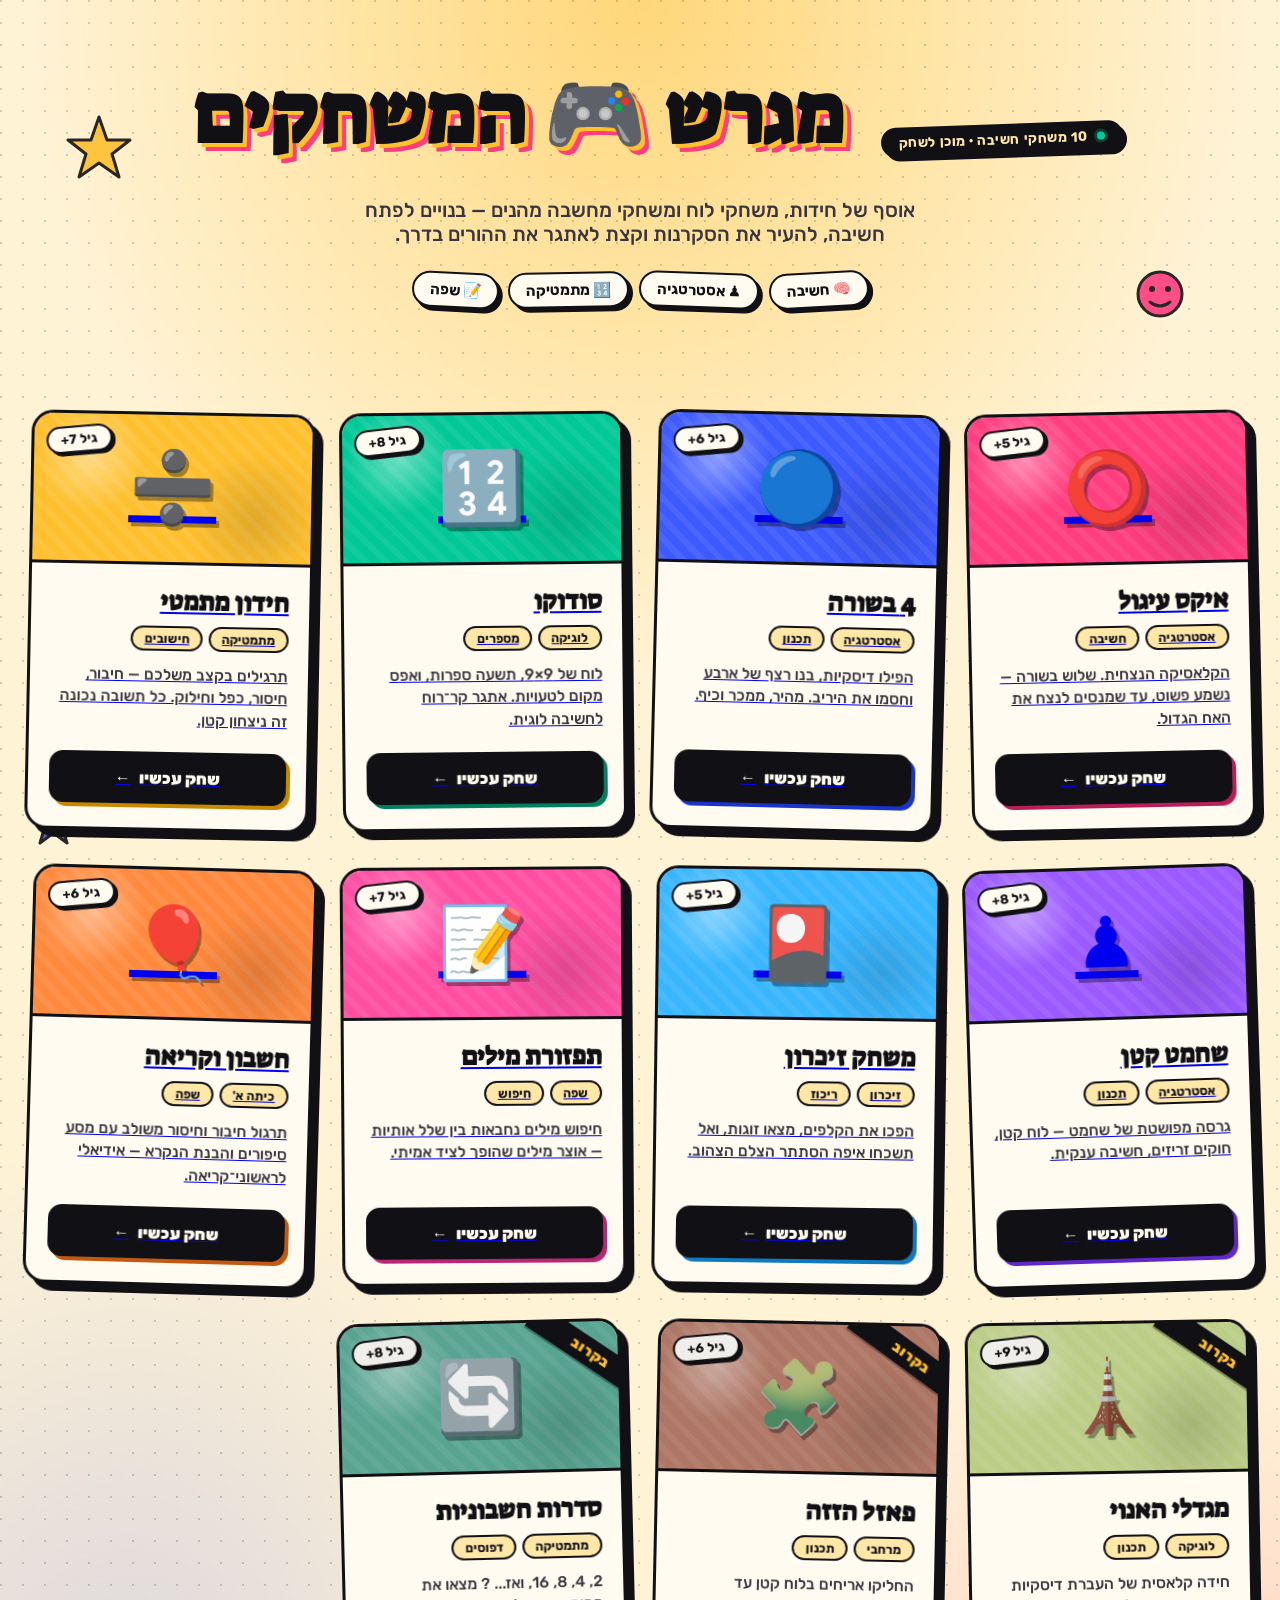
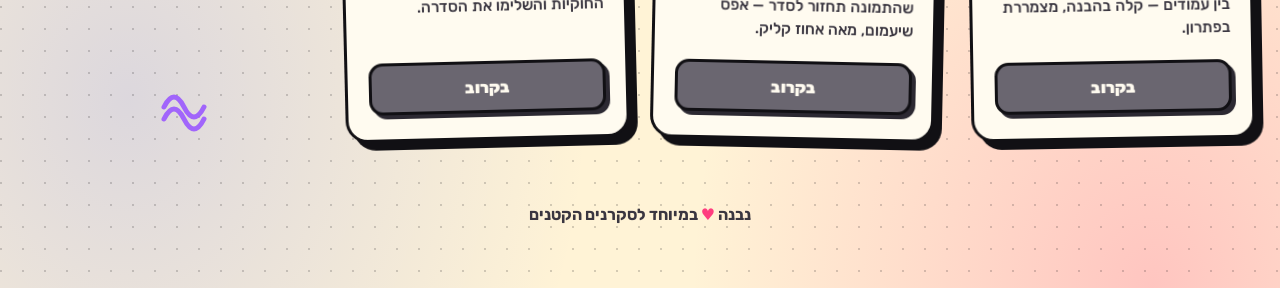
<file: index.html>
<!DOCTYPE html>
<html dir="rtl" lang="he">
<head>
    <meta charset="UTF-8">
    <meta name="viewport" content="width=device-width, initial-scale=1.0">
    <title>מגרש המשחקים · פורטל משחקי חשיבה</title>
    <link rel="preconnect" href="https://fonts.googleapis.com">
    <link rel="preconnect" href="https://fonts.gstatic.com" crossorigin>
    <link href="https://fonts.googleapis.com/css2?family=Suez+One&family=Rubik:wght@400;500;700;900&display=swap" rel="stylesheet">
    <style>
        :root {
            --ink: #111014;
            --paper: #FFF3D6;
            --paper-2: #FFE7A8;
            --cream: #FFFBF0;

            --c1: #FF3D7F;   --c1-d: #B91E58;
            --c2: #FFC02E;   --c2-d: #C68900;
            --c3: #3D5AFE;   --c3-d: #1934C8;
            --c4: #00C896;   --c4-d: #00805F;
            --c5: #FF6B3D;   --c5-d: #C04518;
            --c6: #9B59FF;   --c6-d: #6028C7;
            --c7: #38B6FF;   --c7-d: #0F7BBE;
            --c8: #FF4FA3;   --c8-d: #B62875;
            --c9: #B8E62D;   --c9-d: #6F9B11;
            --c10: #FF8A3D;  --c10-d: #C25812;

            --shadow: 8px 8px 0 var(--ink);
            --shadow-hover: 12px 12px 0 var(--ink);
            --shadow-sm: 4px 4px 0 var(--ink);
        }

        * { margin: 0; padding: 0; box-sizing: border-box; }

        html, body { overflow-x: hidden; }

        body {
            font-family: 'Rubik', system-ui, sans-serif;
            font-weight: 500;
            color: var(--ink);
            background-color: var(--paper);
            background-image:
                radial-gradient(circle at 1px 1px, rgba(17,16,20,0.18) 1.2px, transparent 0),
                radial-gradient(ellipse 80% 60% at 50% 0%, rgba(255,192,46,0.55) 0%, transparent 60%),
                radial-gradient(ellipse 60% 50% at 90% 100%, rgba(255,61,127,0.25) 0%, transparent 60%),
                radial-gradient(ellipse 60% 50% at 10% 90%, rgba(61,90,254,0.18) 0%, transparent 60%);
            background-size: 22px 22px, 100% 100%, 100% 100%, 100% 100%;
            min-height: 100vh;
            padding: 2.5rem 1.25rem 4rem;
            position: relative;
        }

        /* floating background decorations */
        .deco {
            position: absolute;
            pointer-events: none;
            user-select: none;
            opacity: 0.9;
            z-index: 0;
        }
        .deco.d1 { top: 6%;  left: 5%;  animation: float 7s ease-in-out infinite; }
        .deco.d2 { top: 14%; right: 7%; animation: float 9s ease-in-out infinite reverse; }
        .deco.d3 { top: 42%; left: 2%;  animation: spin-slow 22s linear infinite; }
        .deco.d4 { top: 60%; right: 3%; animation: float 8s ease-in-out infinite; }
        .deco.d5 { bottom: 8%; left: 12%; animation: spin-slow 30s linear infinite reverse; }
        .deco.d6 { bottom: 14%; right: 14%; animation: float 6s ease-in-out infinite reverse; }

        @keyframes float {
            0%, 100% { transform: translateY(0) rotate(0deg); }
            50%      { transform: translateY(-14px) rotate(6deg); }
        }
        @keyframes spin-slow {
            from { transform: rotate(0deg); }
            to   { transform: rotate(360deg); }
        }

        .container {
            max-width: 1240px;
            margin: 0 auto;
            position: relative;
            z-index: 1;
        }

        /* ─── Hero ─── */
        .hero {
            position: relative;
            text-align: center;
            padding: 2rem 1rem 3rem;
            margin-bottom: 2.5rem;
        }

        .badge-strip {
            display: inline-flex;
            align-items: center;
            gap: 0.6rem;
            background: var(--ink);
            color: var(--paper-2);
            padding: 0.45rem 1.1rem;
            border-radius: 999px;
            font-weight: 700;
            font-size: 0.85rem;
            letter-spacing: 0.04em;
            margin-bottom: 1.25rem;
            box-shadow: var(--shadow-sm);
            transform: rotate(-2deg);
        }
        .badge-strip .dot {
            width: 8px; height: 8px; border-radius: 50%;
            background: var(--c4);
            box-shadow: 0 0 0 3px rgba(0,200,150,0.25);
            animation: pulse 1.6s ease-in-out infinite;
        }
        @keyframes pulse {
            0%, 100% { transform: scale(1);   opacity: 1; }
            50%      { transform: scale(1.3); opacity: 0.6; }
        }

        .hero h1 {
            font-family: 'Suez One', 'Rubik', serif;
            font-size: clamp(2.6rem, 7vw, 5.2rem);
            line-height: 1.05;
            color: var(--ink);
            position: relative;
            display: inline-block;
            padding: 0 0.4em;
            text-shadow:
                4px 4px 0 var(--c2),
                8px 8px 0 var(--c1);
        }
        .hero h1 .wave {
            display: inline-block;
            transform-origin: 70% 70%;
            animation: wave 2.4s ease-in-out infinite;
        }
        @keyframes wave {
            0%, 60%, 100% { transform: rotate(0deg); }
            10%, 30% { transform: rotate(-14deg); }
            20%, 40% { transform: rotate(16deg); }
        }

        .hero p.subtitle {
            margin-top: 1.5rem;
            font-size: clamp(1rem, 1.6vw, 1.25rem);
            font-weight: 500;
            color: #3a3640;
            max-width: 38rem;
            margin-inline: auto;
        }

        .hero-chips {
            display: flex;
            gap: 0.6rem;
            justify-content: center;
            flex-wrap: wrap;
            margin-top: 1.6rem;
        }
        .chip {
            background: var(--cream);
            border: 2.5px solid var(--ink);
            padding: 0.45rem 1rem;
            border-radius: 999px;
            font-weight: 700;
            font-size: 0.92rem;
            box-shadow: var(--shadow-sm);
            transition: transform 0.2s ease;
        }
        .chip:nth-child(1) { transform: rotate(-3deg); }
        .chip:nth-child(2) { transform: rotate(2deg);  }
        .chip:nth-child(3) { transform: rotate(-1deg); }
        .chip:nth-child(4) { transform: rotate(3deg);  }
        .chip:hover { transform: translateY(-3px) rotate(0deg); }

        /* ─── Grid ─── */
        .games-grid {
            display: grid;
            grid-template-columns: repeat(auto-fill, minmax(280px, 1fr));
            gap: 2.2rem 1.8rem;
            padding: 1rem 0.5rem 0;
        }

        /* ─── Card ─── */
        .game-card {
            --card-color: var(--c1);
            --card-color-d: var(--c1-d);

            position: relative;
            background: var(--cream);
            border: 3.5px solid var(--ink);
            border-radius: 22px;
            box-shadow: var(--shadow);
            overflow: hidden;
            transition: transform 0.25s cubic-bezier(.34,1.56,.64,1),
                        box-shadow 0.25s ease;
            display: flex;
            flex-direction: column;
            opacity: 0;
            transform: translateY(24px) rotate(var(--rot, 0deg));
            animation: pop-in 0.6s cubic-bezier(.34,1.56,.64,1) forwards;
        }

        @keyframes pop-in {
            to { opacity: 1; transform: translateY(0) rotate(var(--rot, 0deg)); }
        }

        .game-card:hover {
            transform: translateY(-6px) rotate(0deg) !important;
            box-shadow: var(--shadow-hover);
        }

        /* color band on top */
        .game-icon {
            position: relative;
            height: 150px;
            background: var(--card-color);
            display: flex;
            align-items: center;
            justify-content: center;
            font-size: 4.4rem;
            line-height: 1;
            border-bottom: 3.5px solid var(--ink);
            overflow: hidden;
        }
        .game-icon::before {
            content: "";
            position: absolute;
            inset: 0;
            background-image:
                radial-gradient(circle at 20% 30%, rgba(255,255,255,0.4) 0%, transparent 22%),
                radial-gradient(circle at 80% 70%, rgba(0,0,0,0.12) 0%, transparent 28%),
                repeating-linear-gradient(45deg, rgba(255,255,255,0.07) 0 6px, transparent 6px 14px);
            pointer-events: none;
        }
        .game-icon .emoji {
            position: relative;
            display: inline-block;
            filter: drop-shadow(3px 4px 0 rgba(0,0,0,0.35));
            transition: transform 0.4s cubic-bezier(.34,1.56,.64,1);
        }
        .game-card:hover .game-icon .emoji {
            transform: scale(1.15) rotate(-8deg);
        }

        /* age sticker */
        .game-age {
            position: absolute;
            top: 0.75rem;
            left: 0.75rem;
            background: var(--cream);
            border: 2.5px solid var(--ink);
            color: var(--ink);
            padding: 0.3rem 0.8rem;
            border-radius: 999px;
            font-size: 0.82rem;
            font-weight: 700;
            box-shadow: 3px 3px 0 var(--ink);
            transform: rotate(-6deg);
            z-index: 2;
        }

        .game-content {
            padding: 1.4rem 1.3rem 1.5rem;
            display: flex;
            flex-direction: column;
            flex: 1;
        }

        .game-title {
            font-family: 'Suez One', 'Rubik', serif;
            font-size: 1.6rem;
            line-height: 1.15;
            margin-bottom: 0.6rem;
            color: var(--ink);
        }

        .game-tags {
            display: flex;
            gap: 0.4rem;
            margin-bottom: 0.8rem;
            flex-wrap: wrap;
        }

        .game-tag {
            padding: 0.18rem 0.7rem;
            border-radius: 999px;
            font-size: 0.78rem;
            font-weight: 700;
            color: var(--ink);
            background: var(--paper-2);
            border: 2px solid var(--ink);
        }

        .game-description {
            font-size: 0.97rem;
            color: #3a3640;
            margin-bottom: 1.3rem;
            line-height: 1.45;
            flex: 1;
        }

        .game-button {
            display: inline-flex;
            align-items: center;
            justify-content: center;
            gap: 0.5rem;
            padding: 0.85rem 1.2rem;
            background: var(--ink);
            color: var(--cream);
            text-decoration: none;
            border-radius: 14px;
            border: 3px solid var(--ink);
            font-family: 'Rubik', sans-serif;
            font-size: 1rem;
            font-weight: 900;
            cursor: pointer;
            transition: transform 0.18s ease, box-shadow 0.18s ease, background 0.18s ease;
            box-shadow: 4px 4px 0 var(--card-color-d);
            width: 100%;
        }
        .game-button:hover {
            background: var(--card-color);
            color: var(--ink);
            transform: translate(-2px, -2px);
            box-shadow: 6px 6px 0 var(--card-color-d);
        }
        .game-button:active {
            transform: translate(2px, 2px);
            box-shadow: 1px 1px 0 var(--card-color-d);
        }
        .game-button .arrow {
            display: inline-block;
            transition: transform 0.2s ease;
        }
        .game-button:hover .arrow {
            transform: translateX(-4px);
        }

        /* "coming soon" treatment */
        .game-card.soon {
            opacity: 1;
        }
        .game-card.soon .game-icon { filter: saturate(0.4) brightness(0.95); }
        .game-card.soon .game-button {
            background: #6a6670;
            box-shadow: 4px 4px 0 #2c2932;
            cursor: not-allowed;
        }
        .game-card.soon .game-button:hover {
            background: #6a6670;
            color: var(--cream);
            transform: none;
            box-shadow: 4px 4px 0 #2c2932;
        }
        .game-card.soon::after {
            content: "בקרוב";
            position: absolute;
            top: 18px;
            right: -42px;
            transform: rotate(35deg);
            background: var(--ink);
            color: var(--c2);
            font-weight: 900;
            font-size: 0.88rem;
            padding: 0.3rem 3rem;
            box-shadow: 0 2px 0 rgba(0,0,0,0.3);
            z-index: 3;
            letter-spacing: 0.06em;
        }

        /* ─── per-card palettes & rotations ─── */
        .game-card:nth-child(1) { --card-color: var(--c1); --card-color-d: var(--c1-d); --rot:  -1.2deg; }
        .game-card:nth-child(2) { --card-color: var(--c3); --card-color-d: var(--c3-d); --rot:   1.4deg; }
        .game-card:nth-child(3) { --card-color: var(--c4); --card-color-d: var(--c4-d); --rot:  -0.6deg; }
        .game-card:nth-child(4) { --card-color: var(--c2); --card-color-d: var(--c2-d); --rot:   1.1deg; }
        .game-card:nth-child(5) { --card-color: var(--c6); --card-color-d: var(--c6-d); --rot:  -1.8deg; }
        .game-card:nth-child(6) { --card-color: var(--c7); --card-color-d: var(--c7-d); --rot:   0.8deg; }
        .game-card:nth-child(7) { --card-color: var(--c8); --card-color-d: var(--c8-d); --rot:  -0.4deg; }
        .game-card:nth-child(8) { --card-color: var(--c10); --card-color-d: var(--c10-d); --rot:   1.6deg; }
        .game-card:nth-child(9) { --card-color: var(--c9); --card-color-d: var(--c9-d); --rot:  -1.0deg; }
        .game-card:nth-child(10){ --card-color: var(--c5); --card-color-d: var(--c5-d); --rot:   1.2deg; }
        .game-card:nth-child(11){ --card-color: var(--c4); --card-color-d: var(--c4-d); --rot:  -1.4deg; }

        /* staggered entrance */
        .game-card:nth-child(1)  { animation-delay: 0.05s; }
        .game-card:nth-child(2)  { animation-delay: 0.12s; }
        .game-card:nth-child(3)  { animation-delay: 0.19s; }
        .game-card:nth-child(4)  { animation-delay: 0.26s; }
        .game-card:nth-child(5)  { animation-delay: 0.33s; }
        .game-card:nth-child(6)  { animation-delay: 0.40s; }
        .game-card:nth-child(7)  { animation-delay: 0.47s; }
        .game-card:nth-child(8)  { animation-delay: 0.54s; }
        .game-card:nth-child(9)  { animation-delay: 0.61s; }
        .game-card:nth-child(10) { animation-delay: 0.68s; }
        .game-card:nth-child(11) { animation-delay: 0.75s; }

        /* ─── footer ─── */
        .footer {
            margin-top: 4rem;
            text-align: center;
            font-weight: 700;
            color: #3a3640;
            position: relative;
            z-index: 1;
        }
        .footer .heart {
            display: inline-block;
            color: var(--c1);
            animation: heart 1.4s ease-in-out infinite;
        }
        @keyframes heart {
            0%, 100% { transform: scale(1); }
            50%      { transform: scale(1.25); }
        }

        @media (max-width: 720px) {
            body { padding: 1.5rem 0.75rem 3rem; }
            .games-grid { gap: 1.8rem 1.1rem; }
            .game-icon { height: 130px; font-size: 3.8rem; }
            .hero { padding: 1rem 0.5rem 2rem; }
            .deco { display: none; }
        }

        @media (prefers-reduced-motion: reduce) {
            *, *::before, *::after {
                animation-duration: 0.01ms !important;
                animation-iteration-count: 1 !important;
                transition-duration: 0.01ms !important;
            }
            .game-card { opacity: 1; transform: rotate(var(--rot, 0deg)); }
        }
    </style>
</head>
<body>

    <!-- floating decorations -->
    <svg class="deco d1" width="70" height="70" viewBox="0 0 70 70" fill="none" aria-hidden="true">
        <path d="M35 4 L43 27 L66 27 L48 41 L55 64 L35 50 L15 64 L22 41 L4 27 L27 27 Z"
              fill="#FFC02E" stroke="#111014" stroke-width="3" stroke-linejoin="round"/>
    </svg>
    <svg class="deco d2" width="60" height="60" viewBox="0 0 60 60" fill="none" aria-hidden="true">
        <circle cx="30" cy="30" r="22" fill="#FF3D7F" stroke="#111014" stroke-width="3"/>
        <circle cx="22" cy="25" r="3" fill="#111014"/>
        <circle cx="38" cy="25" r="3" fill="#111014"/>
        <path d="M20 38 Q30 46 40 38" stroke="#111014" stroke-width="3" stroke-linecap="round" fill="none"/>
    </svg>
    <svg class="deco d3" width="55" height="55" viewBox="0 0 55 55" fill="none" aria-hidden="true">
        <path d="M27.5 5 L33 22 L51 22 L36 33 L41 50 L27.5 40 L14 50 L19 33 L4 22 L22 22 Z"
              fill="#3D5AFE" stroke="#111014" stroke-width="3" stroke-linejoin="round"/>
    </svg>
    <svg class="deco d4" width="65" height="65" viewBox="0 0 65 65" fill="none" aria-hidden="true">
        <rect x="8" y="8" width="49" height="49" rx="10" fill="#00C896" stroke="#111014" stroke-width="3" transform="rotate(12 32 32)"/>
        <text x="32" y="42" text-anchor="middle" font-size="28" font-family="Suez One" fill="#111014" transform="rotate(12 32 32)">!</text>
    </svg>
    <svg class="deco d5" width="60" height="60" viewBox="0 0 60 60" fill="none" aria-hidden="true">
        <path d="M10 30 Q20 10 30 30 T50 30" stroke="#9B59FF" stroke-width="5" fill="none" stroke-linecap="round"/>
        <path d="M10 42 Q20 22 30 42 T50 42" stroke="#9B59FF" stroke-width="5" fill="none" stroke-linecap="round"/>
    </svg>
    <svg class="deco d6" width="70" height="70" viewBox="0 0 70 70" fill="none" aria-hidden="true">
        <circle cx="35" cy="35" r="28" fill="#FF8A3D" stroke="#111014" stroke-width="3"/>
        <circle cx="35" cy="35" r="18" fill="#FFC02E" stroke="#111014" stroke-width="3"/>
        <circle cx="35" cy="35" r="8" fill="#FF3D7F" stroke="#111014" stroke-width="3"/>
    </svg>

<div class="container">
    <header class="hero">
        <div class="badge-strip">
            <span class="dot"></span>
            10 משחקי חשיבה · מוכן לשחק
        </div>
        <h1>
            מגרש <span class="wave">🎮</span> המשחקים
        </h1>
        <p class="subtitle">
            אוסף של חידות, משחקי לוח ומשחקי מחשבה מהנים — בנויים לפתח חשיבה, להעיר את הסקרנות וקצת לאתגר את ההורים בדרך.
        </p>
        <div class="hero-chips">
            <span class="chip">🧠 חשיבה</span>
            <span class="chip">♟️ אסטרטגיה</span>
            <span class="chip">🔢 מתמטיקה</span>
            <span class="chip">📝 שפה</span>
        </div>
    </header>

    <div class="games-grid">

        <!-- 1: איקס עיגול -->
        <a class="game-card" href="tictactoe.html">
            <div class="game-icon">
                <div class="game-age">גיל 5+</div>
                <span class="emoji">⭕</span>
            </div>
            <div class="game-content">
                <h2 class="game-title">איקס עיגול</h2>
                <div class="game-tags">
                    <span class="game-tag">אסטרטגיה</span>
                    <span class="game-tag">חשיבה</span>
                </div>
                <p class="game-description">הקלאסיקה הנצחית. שלוש בשורה — נשמע פשוט, עד שמנסים לנצח את האח הגדול.</p>
                <span class="game-button">
                    שחק עכשיו <span class="arrow">←</span>
                </span>
            </div>
        </a>

        <!-- 2: 4 בשורה -->
        <a class="game-card" href="connect4.html">
            <div class="game-icon">
                <div class="game-age">גיל 6+</div>
                <span class="emoji">🔵</span>
            </div>
            <div class="game-content">
                <h2 class="game-title">4 בשורה</h2>
                <div class="game-tags">
                    <span class="game-tag">אסטרטגיה</span>
                    <span class="game-tag">תכנון</span>
                </div>
                <p class="game-description">הפילו דיסקיות, בנו רצף של ארבע וחסמו את היריב. מהיר, ממכר וכיף.</p>
                <span class="game-button">
                    שחק עכשיו <span class="arrow">←</span>
                </span>
            </div>
        </a>

        <!-- 3: סודוקו -->
        <a class="game-card" href="sudoku.html">
            <div class="game-icon">
                <div class="game-age">גיל 8+</div>
                <span class="emoji">🔢</span>
            </div>
            <div class="game-content">
                <h2 class="game-title">סודוקו</h2>
                <div class="game-tags">
                    <span class="game-tag">לוגיקה</span>
                    <span class="game-tag">מספרים</span>
                </div>
                <p class="game-description">לוח של 9×9, תשעה ספרות, ואפס מקום לטעויות. אתגר קר־רוח לחשיבה לוגית.</p>
                <span class="game-button">
                    שחק עכשיו <span class="arrow">←</span>
                </span>
            </div>
        </a>

        <!-- 4: חידון מתמטי -->
        <a class="game-card" href="math-quiz.html">
            <div class="game-icon">
                <div class="game-age">גיל 7+</div>
                <span class="emoji">➗</span>
            </div>
            <div class="game-content">
                <h2 class="game-title">חידון מתמטי</h2>
                <div class="game-tags">
                    <span class="game-tag">מתמטיקה</span>
                    <span class="game-tag">חישובים</span>
                </div>
                <p class="game-description">תרגילים בקצב משלכם — חיבור, חיסור, כפל וחילוק. כל תשובה נכונה זה ניצחון קטן.</p>
                <span class="game-button">
                    שחק עכשיו <span class="arrow">←</span>
                </span>
            </div>
        </a>

        <!-- 5: שחמט קטן -->
        <a class="game-card" href="MiniChess.html">
            <div class="game-icon">
                <div class="game-age">גיל 8+</div>
                <span class="emoji">♟️</span>
            </div>
            <div class="game-content">
                <h2 class="game-title">שחמט קטן</h2>
                <div class="game-tags">
                    <span class="game-tag">אסטרטגיה</span>
                    <span class="game-tag">תכנון</span>
                </div>
                <p class="game-description">גרסה מפושטת של שחמט — לוח קטן, חוקים זריזים, חשיבה ענקית.</p>
                <span class="game-button">
                    שחק עכשיו <span class="arrow">←</span>
                </span>
            </div>
        </a>

        <!-- 6: זיכרון -->
        <a class="game-card" href="memory.html">
            <div class="game-icon">
                <div class="game-age">גיל 5+</div>
                <span class="emoji">🎴</span>
            </div>
            <div class="game-content">
                <h2 class="game-title">משחק זיכרון</h2>
                <div class="game-tags">
                    <span class="game-tag">זיכרון</span>
                    <span class="game-tag">ריכוז</span>
                </div>
                <p class="game-description">הפכו את הקלפים, מצאו זוגות, ואל תשכחו איפה הסתתר הצלם הצהוב.</p>
                <span class="game-button">
                    שחק עכשיו <span class="arrow">←</span>
                </span>
            </div>
        </a>

        <!-- 7: תפזורת מילים -->
        <a class="game-card" href="Findword.html">
            <div class="game-icon">
                <div class="game-age">גיל 7+</div>
                <span class="emoji">📝</span>
            </div>
            <div class="game-content">
                <h2 class="game-title">תפזורת מילים</h2>
                <div class="game-tags">
                    <span class="game-tag">שפה</span>
                    <span class="game-tag">חיפוש</span>
                </div>
                <p class="game-description">חיפוש מילים נחבאות בין שלל אותיות — אוצר מילים שהופך לציד אמיתי.</p>
                <span class="game-button">
                    שחק עכשיו <span class="arrow">←</span>
                </span>
            </div>
        </a>

        <!-- 8: חשבון וקריאה (כיתה א') -->
        <a class="game-card" href="משחק ילדים/index.html">
            <div class="game-icon">
                <div class="game-age">גיל 6+</div>
                <span class="emoji">🎈</span>
            </div>
            <div class="game-content">
                <h2 class="game-title">חשבון וקריאה</h2>
                <div class="game-tags">
                    <span class="game-tag">כיתה א'</span>
                    <span class="game-tag">שפה</span>
                </div>
                <p class="game-description">תרגול חיבור וחיסור משולב עם מסע סיפורים והבנת הנקרא — אידיאלי לראשוני־קריאה.</p>
                <span class="game-button">
                    שחק עכשיו <span class="arrow">←</span>
                </span>
            </div>
        </a>

        <!-- 9: מגדלי האנוי (בקרוב) -->
        <div class="game-card soon" data-game="hanoi" role="button" aria-disabled="true">
            <div class="game-icon">
                <div class="game-age">גיל 9+</div>
                <span class="emoji">🗼</span>
            </div>
            <div class="game-content">
                <h2 class="game-title">מגדלי האנוי</h2>
                <div class="game-tags">
                    <span class="game-tag">לוגיקה</span>
                    <span class="game-tag">תכנון</span>
                </div>
                <p class="game-description">חידה קלאסית של העברת דיסקיות בין עמודים — קלה בהבנה, מצמררת בפתרון.</p>
                <button class="game-button" type="button" disabled>בקרוב</button>
            </div>
        </div>

        <!-- 9: פאזל הזזה (בקרוב) -->
        <div class="game-card soon" data-game="slidingPuzzle" role="button" aria-disabled="true">
            <div class="game-icon">
                <div class="game-age">גיל 6+</div>
                <span class="emoji">🧩</span>
            </div>
            <div class="game-content">
                <h2 class="game-title">פאזל הזזה</h2>
                <div class="game-tags">
                    <span class="game-tag">מרחבי</span>
                    <span class="game-tag">תכנון</span>
                </div>
                <p class="game-description">החליקו אריחים בלוח קטן עד שהתמונה תחזור לסדר — אפס שיעמום, מאה אחוז קליק.</p>
                <button class="game-button" type="button" disabled>בקרוב</button>
            </div>
        </div>

        <!-- 10: סדרות חשבוניות (בקרוב) -->
        <div class="game-card soon" data-game="numberSequence" role="button" aria-disabled="true">
            <div class="game-icon">
                <div class="game-age">גיל 8+</div>
                <span class="emoji">🔄</span>
            </div>
            <div class="game-content">
                <h2 class="game-title">סדרות חשבוניות</h2>
                <div class="game-tags">
                    <span class="game-tag">מתמטיקה</span>
                    <span class="game-tag">דפוסים</span>
                </div>
                <p class="game-description">2, 4, 8, 16, ואז... ? מצאו את החוקיות והשלימו את הסדרה.</p>
                <button class="game-button" type="button" disabled>בקרוב</button>
            </div>
        </div>

    </div>

    <footer class="footer">
        <p>נבנה <span class="heart">♥</span> במיוחד לסקרנים הקטנים</p>
    </footer>
</div>

<script>
    // קצת ידידותי יותר ממשתמש alert: רטט עדין על משחקים שלא זמינים
    document.querySelectorAll('.game-card.soon').forEach(card => {
        card.addEventListener('click', e => {
            e.preventDefault();
            card.animate(
                [
                    { transform: 'rotate(var(--rot,0deg)) translateX(0)' },
                    { transform: 'rotate(var(--rot,0deg)) translateX(-6px)' },
                    { transform: 'rotate(var(--rot,0deg)) translateX(6px)' },
                    { transform: 'rotate(var(--rot,0deg)) translateX(-4px)' },
                    { transform: 'rotate(var(--rot,0deg)) translateX(4px)' },
                    { transform: 'rotate(var(--rot,0deg)) translateX(0)' }
                ],
                { duration: 420, easing: 'ease-in-out' }
            );
        });
    });
</script>
</body>
</html>
</file>
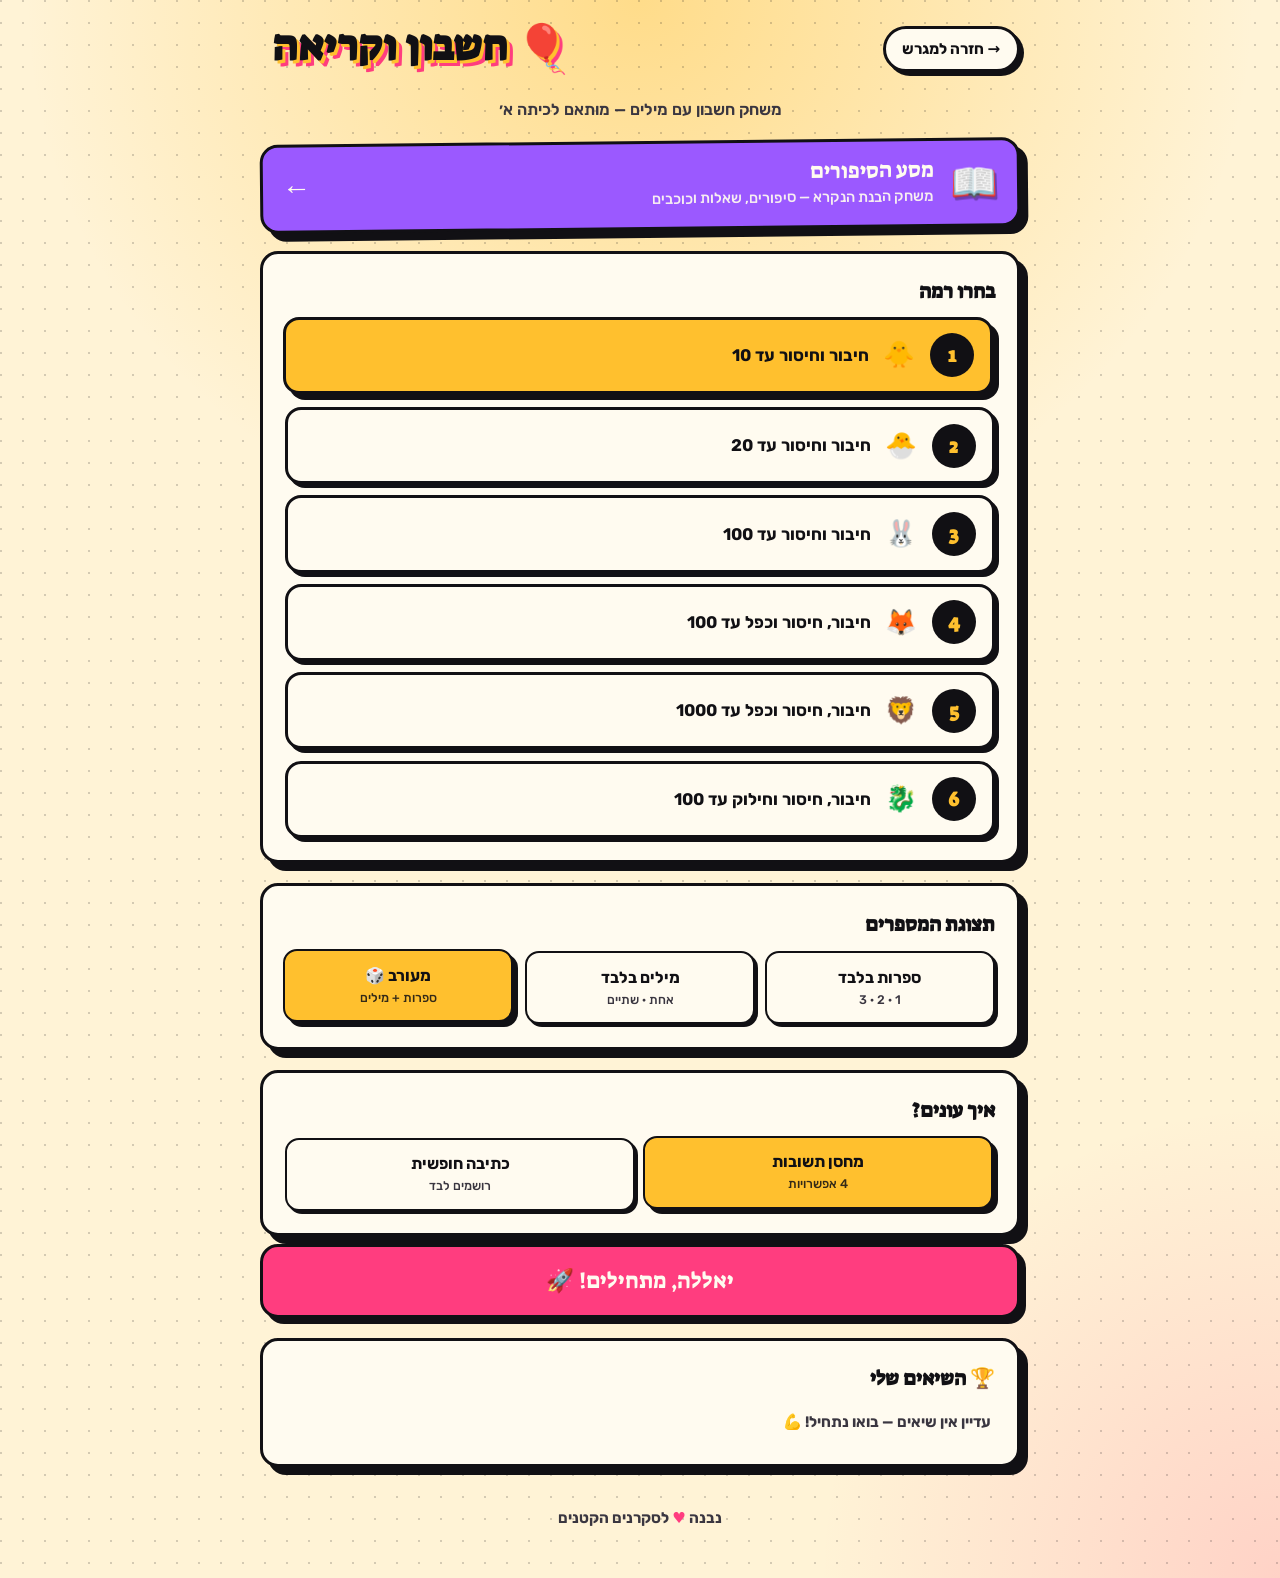
<file: משחק ילדים/index.html>
<!DOCTYPE html>
<html lang="he" dir="rtl">
<head>
<meta charset="UTF-8" />
<meta name="viewport" content="width=device-width,initial-scale=1,maximum-scale=1" />
<title>חשבון וקריאה · מגרש המשחקים</title>
<link rel="preconnect" href="https://fonts.googleapis.com">
<link rel="preconnect" href="https://fonts.gstatic.com" crossorigin>
<link href="https://fonts.googleapis.com/css2?family=Suez+One&family=Rubik:wght@400;500;700;900&display=swap" rel="stylesheet">
<link rel="stylesheet" href="../theme.css">
<style>
    .page { max-width: 760px; }

    /* ── Level cards (start screen) ─────────────────────────── */
    .lvl-grid {
        display: grid;
        grid-template-columns: 1fr;
        gap: 0.7rem;
    }
    .lvl-btn {
        display: flex;
        align-items: center;
        gap: 0.9rem;
        background: var(--cream);
        border: var(--border-thick);
        border-radius: 16px;
        box-shadow: 4px 4px 0 var(--ink);
        padding: 0.85rem 1rem;
        font-family: 'Rubik', sans-serif;
        font-size: 1.05rem;
        font-weight: 700;
        color: var(--ink);
        cursor: pointer;
        text-align: right;
        transition: transform 0.15s ease, box-shadow 0.15s ease, background 0.15s ease;
        text-decoration: none;
    }
    .lvl-btn:hover {
        transform: translate(-2px, -2px);
        box-shadow: 6px 6px 0 var(--ink);
        background: var(--paper-2);
    }
    .lvl-btn.active {
        background: var(--c2);
        transform: translate(-2px, -2px);
        box-shadow: 6px 6px 0 var(--ink);
    }
    .lvl-num {
        flex: 0 0 auto;
        width: 44px; height: 44px;
        display: inline-flex;
        align-items: center;
        justify-content: center;
        background: var(--ink);
        color: var(--c2);
        border-radius: 50%;
        font-family: 'Suez One', serif;
        font-size: 1.25rem;
    }
    .lvl-emoji {
        font-size: 1.6rem;
        line-height: 1;
    }
    .lvl-text { flex: 1; line-height: 1.25; }

    /* ── Toggle option buttons ──────────────────────────────── */
    .opts {
        display: grid;
        grid-template-columns: repeat(auto-fit, minmax(160px, 1fr));
        gap: 0.6rem;
    }
    .opt-btn {
        background: var(--cream);
        border: 2.5px solid var(--ink);
        border-radius: 14px;
        box-shadow: 3px 3px 0 var(--ink);
        padding: 0.9rem 0.8rem;
        font-family: 'Rubik', sans-serif;
        font-size: 1rem;
        font-weight: 700;
        color: var(--ink);
        cursor: pointer;
        text-align: center;
        transition: transform 0.12s ease, box-shadow 0.12s ease, background 0.12s ease;
        line-height: 1.3;
    }
    .opt-btn small {
        display: block;
        font-size: 0.78rem;
        font-weight: 500;
        color: var(--muted);
        margin-top: 0.2rem;
    }
    .opt-btn:hover {
        background: var(--paper-2);
        transform: translate(-2px, -2px);
        box-shadow: 5px 5px 0 var(--ink);
    }
    .opt-btn.active {
        background: var(--c2);
        transform: translate(-2px, -2px);
        box-shadow: 5px 5px 0 var(--ink);
    }
    .opt-btn.active small { color: var(--ink); opacity: 0.85; }

    /* ── Big start button ───────────────────────────────────── */
    .start-btn {
        display: block;
        width: 100%;
        padding: 1.2rem;
        font-family: 'Suez One', serif;
        font-size: 1.4rem;
        color: var(--cream);
        background: var(--c1);
        border: var(--border-thick);
        border-radius: 18px;
        cursor: pointer;
        box-shadow: 6px 6px 0 var(--ink);
        transition: transform 0.15s ease, box-shadow 0.15s ease;
        margin-top: 0.5rem;
    }
    .start-btn:hover {
        transform: translate(-3px, -3px);
        box-shadow: 9px 9px 0 var(--ink);
    }
    .start-btn:active {
        transform: translate(2px, 2px);
        box-shadow: 2px 2px 0 var(--ink);
    }
    .start-btn:disabled { opacity: 0.5; cursor: not-allowed; }

    /* ── Reading-game promo card ───────────────────────────── */
    .reading-promo {
        display: flex;
        align-items: center;
        gap: 1rem;
        background: var(--c6);
        color: var(--cream);
        border: var(--border-thick);
        border-radius: 18px;
        box-shadow: var(--shadow);
        padding: 1.1rem 1.2rem;
        text-decoration: none;
        transition: transform 0.2s ease, box-shadow 0.2s ease;
        transform: rotate(-0.6deg);
        margin-bottom: 1.25rem;
    }
    .reading-promo:hover {
        transform: rotate(0deg) translate(-3px, -3px);
        box-shadow: 11px 11px 0 var(--ink);
    }
    .reading-promo .rp-emoji {
        font-size: 2.4rem;
        line-height: 1;
        filter: drop-shadow(2px 3px 0 rgba(0,0,0,0.3));
    }
    .reading-promo .rp-text { flex: 1; }
    .reading-promo .rp-title {
        font-family: 'Suez One', serif;
        font-size: 1.35rem;
        line-height: 1.1;
    }
    .reading-promo .rp-sub {
        font-size: 0.92rem;
        opacity: 0.92;
        margin-top: 0.15rem;
    }
    .reading-promo .rp-arrow {
        font-family: 'Suez One', serif;
        font-size: 1.8rem;
        line-height: 1;
    }

    /* ── Game screen ────────────────────────────────────────── */
    .game-topbar {
        display: grid;
        grid-template-columns: auto 1fr auto;
        align-items: center;
        gap: 0.8rem;
        margin-bottom: 1.1rem;
    }
    .home-btn {
        background: var(--cream);
        border: var(--border);
        box-shadow: var(--shadow-sm);
        border-radius: 50%;
        width: 48px; height: 48px;
        font-size: 1.4rem;
        cursor: pointer;
        display: flex;
        align-items: center;
        justify-content: center;
        transition: transform 0.15s ease, box-shadow 0.15s ease;
    }
    .home-btn:hover {
        transform: translate(-2px, -2px);
        box-shadow: 6px 6px 0 var(--ink);
    }
    .progress-wrap {
        height: 18px;
        background: var(--cream);
        border: 2.5px solid var(--ink);
        border-radius: 999px;
        overflow: hidden;
        box-shadow: 3px 3px 0 var(--ink);
    }
    .progress-bar {
        height: 100%;
        background: linear-gradient(90deg, var(--c4) 0%, var(--c2) 50%, var(--c1) 100%);
        width: 0%;
        transition: width 0.35s ease;
        border-radius: 999px;
    }
    .qcount {
        background: var(--ink);
        color: var(--c2);
        font-family: 'Suez One', serif;
        font-size: 1rem;
        padding: 0.4rem 0.9rem;
        border-radius: 999px;
        min-width: 4rem;
        text-align: center;
        box-shadow: var(--shadow-sm);
    }

    /* ── Question box ───────────────────────────────────────── */
    .question-box {
        background: var(--paper-2);
        border: 4px solid var(--ink);
        border-radius: 22px;
        padding: 2rem 1.2rem;
        text-align: center;
        margin-bottom: 1.2rem;
        min-height: 170px;
        display: flex;
        align-items: center;
        justify-content: center;
        font-family: 'Suez One', serif;
        font-size: clamp(1.7rem, 5.5vw, 2.6rem);
        color: var(--ink);
        line-height: 1.5;
        flex-wrap: wrap;
        gap: 0.6rem;
        direction: ltr;
        box-shadow: var(--shadow);
    }
    .q-num, .q-op, .ans-btn { unicode-bidi: isolate; }
    .q-num {
        background: var(--cream);
        padding: 0.35rem 0.95rem;
        border-radius: 12px;
        border: 3px solid var(--ink);
        display: inline-block;
        min-width: 3.2rem;
        box-shadow: 3px 3px 0 var(--ink);
    }
    .q-num.q-target {
        background: var(--c1);
        color: var(--cream);
    }
    .q-op {
        color: var(--c5-d);
        font-size: 1.15em;
        padding: 0 0.2rem;
    }

    /* ── Answer buttons ─────────────────────────────────────── */
    .answers {
        display: grid;
        grid-template-columns: 1fr 1fr;
        gap: 0.8rem;
    }
    .ans-btn {
        padding: 1.2rem 0.8rem;
        font-family: 'Suez One', serif;
        font-size: 1.5rem;
        color: var(--ink);
        background: var(--cream);
        border: var(--border-thick);
        border-radius: 18px;
        cursor: pointer;
        transition: transform 0.12s ease, box-shadow 0.12s ease, background 0.12s ease;
        min-height: 78px;
        word-break: keep-all;
        box-shadow: 5px 5px 0 var(--ink);
        line-height: 1.1;
    }
    .ans-btn:hover {
        background: var(--paper-2);
        transform: translate(-2px, -2px);
        box-shadow: 7px 7px 0 var(--ink);
    }
    .ans-btn.correct {
        background: var(--c4);
        color: var(--ink);
        animation: pop-ans 0.45s cubic-bezier(.34,1.56,.64,1);
    }
    .ans-btn.wrong {
        background: var(--c5);
        color: var(--cream);
        animation: shake 0.4s ease;
    }
    @keyframes pop-ans {
        0%   { transform: scale(1); }
        50%  { transform: scale(1.1); }
        100% { transform: scale(1); }
    }
    @keyframes shake {
        0%,100% { transform: translateX(0); }
        25%     { transform: translateX(-8px); }
        75%     { transform: translateX(8px); }
    }

    .free-input-wrap {
        display: flex;
        gap: 0.7rem;
        flex-direction: column;
    }
    .free-input {
        width: 100%;
        padding: 1rem;
        font-family: 'Suez One', serif;
        font-size: 1.6rem;
        text-align: center;
        border: var(--border-thick);
        border-radius: 16px;
        outline: none;
        direction: rtl;
        background: var(--cream);
        box-shadow: 4px 4px 0 var(--ink);
    }
    .free-input:focus {
        transform: translate(-2px, -2px);
        box-shadow: 6px 6px 0 var(--c3);
    }
    .submit-btn {
        padding: 1rem;
        font-family: 'Suez One', serif;
        font-size: 1.15rem;
        color: var(--cream);
        background: var(--c3);
        border: var(--border-thick);
        border-radius: 16px;
        cursor: pointer;
        box-shadow: 4px 4px 0 var(--ink);
        transition: transform 0.12s ease, box-shadow 0.12s ease;
    }
    .submit-btn:hover {
        transform: translate(-2px, -2px);
        box-shadow: 6px 6px 0 var(--ink);
    }
    .submit-btn:active {
        transform: translate(2px, 2px);
        box-shadow: 1px 1px 0 var(--ink);
    }
    .hint-msg {
        text-align: center;
        color: var(--muted);
        font-size: 0.95rem;
        margin-top: 0.6rem;
        font-weight: 600;
    }

    /* ── End screen ─────────────────────────────────────────── */
    .end-box {
        text-align: center;
        padding: 1rem 0.5rem;
    }
    .end-emoji {
        font-size: 5.5rem;
        margin-bottom: 0.4rem;
        display: inline-block;
        animation: bounce 1.1s ease infinite;
    }
    @keyframes bounce {
        0%,100% { transform: translateY(0); }
        50%     { transform: translateY(-14px); }
    }
    .score-label {
        color: var(--muted);
        font-size: 1.05rem;
        font-weight: 700;
        margin-bottom: 0.4rem;
    }
    .score-num {
        font-family: 'Suez One', serif;
        font-size: 4.5rem;
        color: var(--c1);
        line-height: 1;
        text-shadow: 4px 4px 0 var(--c2), 8px 8px 0 var(--ink);
    }
    .stars {
        font-size: 2.4rem;
        margin: 0.8rem 0;
        letter-spacing: 6px;
    }
    .end-msg {
        color: var(--ink);
        font-family: 'Suez One', serif;
        font-size: 1.2rem;
        margin-top: 0.4rem;
    }
    .end-actions {
        display: flex;
        gap: 0.7rem;
        margin-top: 1.3rem;
        flex-wrap: wrap;
        justify-content: center;
    }

    /* ── High scores ───────────────────────────────────────── */
    .scores-list { list-style: none; }
    .scores-list li {
        display: flex;
        justify-content: space-between;
        align-items: center;
        padding: 0.5rem 0.2rem;
        border-bottom: 2px dashed rgba(17,16,20,0.18);
        font-size: 0.95rem;
        font-weight: 700;
    }
    .scores-list li:last-child { border-bottom: none; }
    .scores-list .sc-score {
        color: var(--c1);
        font-family: 'Suez One', serif;
        font-size: 1.05rem;
    }
    .scores-list .sc-level {
        color: var(--c3-d);
        font-weight: 600;
        font-size: 0.9rem;
    }
    .scores-list .sc-date {
        color: var(--muted);
        font-size: 0.85rem;
        font-weight: 500;
    }
    .no-scores {
        text-align: center;
        color: var(--muted);
        padding: 0.8rem;
        font-weight: 600;
    }

    .hidden { display: none !important; }

    .floaty {
        position: fixed;
        font-size: 2.5rem;
        pointer-events: none;
        animation: floatUp 1.2s ease-out forwards;
        z-index: 1000;
        filter: drop-shadow(2px 3px 0 rgba(0,0,0,0.25));
    }
    @keyframes floatUp {
        0%   { transform: translateY(0) scale(0.6); opacity: 1; }
        100% { transform: translateY(-180px) scale(1.8); opacity: 0; }
    }

    @media (max-width: 540px) {
        .answers { grid-template-columns: 1fr; }
        .lvl-btn { padding: 0.7rem 0.8rem; font-size: 0.98rem; }
        .reading-promo { padding: 0.85rem 1rem; }
    }
</style>
</head>
<body>
<div class="page" id="app">

    <!-- ========== START SCREEN ========== -->
    <section id="screen-start">
        <div class="topbar">
            <a class="back-btn" href="../index.html">→ חזרה למגרש</a>
            <h1 class="page-title">🎈 חשבון וקריאה</h1>
        </div>

        <p class="text-muted text-center mt-md" style="margin-bottom:1.2rem; font-weight:600">
            משחק חשבון עם מילים — מותאם לכיתה א׳
        </p>

        <a class="reading-promo" href="reading.html">
            <span class="rp-emoji">📖</span>
            <div class="rp-text">
                <div class="rp-title">מסע הסיפורים</div>
                <div class="rp-sub">משחק הבנת הנקרא — סיפורים, שאלות וכוכבים</div>
            </div>
            <span class="rp-arrow">←</span>
        </a>

        <div class="card">
            <h2 style="font-family:'Suez One',serif;font-size:1.25rem;margin-bottom:0.8rem">בחרו רמה</h2>
            <div class="lvl-grid" id="lvl-grid"></div>
        </div>

        <div class="card">
            <h2 style="font-family:'Suez One',serif;font-size:1.25rem;margin-bottom:0.8rem">תצוגת המספרים</h2>
            <div class="opts" id="format-opts">
                <button class="opt-btn" data-val="digits">ספרות בלבד<small>1 · 2 · 3</small></button>
                <button class="opt-btn" data-val="words">מילים בלבד<small>אחת · שתיים</small></button>
                <button class="opt-btn active" data-val="mixed">מעורב 🎲<small>ספרות + מילים</small></button>
            </div>
        </div>

        <div class="card">
            <h2 style="font-family:'Suez One',serif;font-size:1.25rem;margin-bottom:0.8rem">איך עונים?</h2>
            <div class="opts" id="bank-opts">
                <button class="opt-btn active" data-val="bank">מחסן תשובות<small>4 אפשרויות</small></button>
                <button class="opt-btn" data-val="free">כתיבה חופשית<small>רושמים לבד</small></button>
            </div>
        </div>

        <button class="start-btn" id="start-btn">יאללה, מתחילים! 🚀</button>

        <div class="card" style="margin-top:1.25rem">
            <h2 style="font-family:'Suez One',serif;font-size:1.25rem;margin-bottom:0.6rem">🏆 השיאים שלי</h2>
            <ul class="scores-list" id="scores-list"></ul>
        </div>

        <footer class="footer">
            <p>נבנה <span class="heart">♥</span> לסקרנים הקטנים</p>
        </footer>
    </section>

    <!-- ========== GAME SCREEN ========== -->
    <section id="screen-game" class="hidden">
        <div class="game-topbar">
            <button class="home-btn" id="home-btn" title="חזרה לתפריט">🏠</button>
            <div class="progress-wrap"><div class="progress-bar" id="progress-bar"></div></div>
            <div class="qcount" id="qcount">1/10</div>
        </div>

        <div class="question-box" id="question-box"></div>

        <div id="answer-area"></div>
        <p class="hint-msg" id="hint"></p>
    </section>

    <!-- ========== END SCREEN ========== -->
    <section id="screen-end" class="hidden">
        <div class="card">
            <div class="end-box">
                <div class="end-emoji" id="end-emoji">🎉</div>
                <div class="score-label">הציון שלך</div>
                <div class="score-num" id="final-score">100</div>
                <div class="stars" id="stars"></div>
                <div class="end-msg" id="end-msg"></div>

                <div class="end-actions">
                    <button class="btn btn--pink" id="play-again-btn">עוד פעם ↻</button>
                    <button class="btn btn--ghost" id="back-menu-btn">תפריט ראשי 🏠</button>
                    <a class="btn btn--mint" href="../index.html">למגרש המשחקים</a>
                </div>
            </div>
        </div>
    </section>

</div>

<script>
/* =====================================================================
   Hebrew number → words (feminine counting form, 0‑1000)
   ===================================================================== */
const ONES     = ['','אחת','שתיים','שלוש','ארבע','חמש','שש','שבע','שמונה','תשע'];
const TEENS    = ['עשר','אחת עשרה','שתים עשרה','שלוש עשרה','ארבע עשרה','חמש עשרה','שש עשרה','שבע עשרה','שמונה עשרה','תשע עשרה'];
const TENS     = ['','','עשרים','שלושים','ארבעים','חמישים','שישים','שבעים','שמונים','תשעים'];
const HUNDREDS = ['','מאה','מאתיים','שלוש מאות','ארבע מאות','חמש מאות','שש מאות','שבע מאות','שמונה מאות','תשע מאות'];

function numToHebrew(n) {
  if (n === 0) return 'אפס';
  if (n === 1000) return 'אלף';
  const parts = [];
  const h = Math.floor(n / 100);
  const rem = n % 100;
  if (h > 0) parts.push(HUNDREDS[h]);
  if (rem >= 10 && rem < 20) {
    parts.push(TEENS[rem - 10]);
  } else if (rem >= 20) {
    const t = Math.floor(rem / 10), o = rem % 10;
    parts.push(TENS[t]);
    if (o > 0) parts.push(ONES[o]);
  } else if (rem > 0) {
    parts.push(ONES[rem]);
  }
  if (parts.length === 1) return parts[0];
  const last = parts.pop();
  return parts.join(' ') + ' ו' + last;
}

function normalizeHe(s) {
  return (s || '')
    .replace(/[\s־"'״׳\-]/g, '')
    .replace(/שתים/g, 'שתיים')
    .trim();
}

function checkAnswer(userInput, expected) {
  const cleaned = (userInput || '').trim();
  if (!cleaned) return false;
  if (/^\d+$/.test(cleaned)) return parseInt(cleaned, 10) === expected;
  return normalizeHe(cleaned) === normalizeHe(numToHebrew(expected));
}

/* =====================================================================
   Game configuration
   ===================================================================== */
const LEVELS = [
  { name: 'חיבור וחיסור עד 10',          ops: ['+','-'],       max: 10,   icon: '🐥' },
  { name: 'חיבור וחיסור עד 20',          ops: ['+','-'],       max: 20,   icon: '🐣' },
  { name: 'חיבור וחיסור עד 100',         ops: ['+','-'],       max: 100,  icon: '🐰' },
  { name: 'חיבור, חיסור וכפל עד 100',    ops: ['+','-','×'],   max: 100,  icon: '🦊' },
  { name: 'חיבור, חיסור וכפל עד 1000',   ops: ['+','-','×'],   max: 1000, icon: '🦁' },
  { name: 'חיבור, חיסור וחילוק עד 100',  ops: ['+','-','÷'],   max: 100,  icon: '🐉' },
];

const state = {
  level: 0,
  format: 'mixed',
  mode: 'bank',
  current: 0,
  score: 0,
  questions: [],
  locked: false,
};

const rand  = (a, b) => Math.floor(Math.random() * (b - a + 1)) + a;
const pick  = arr => arr[Math.floor(Math.random() * arr.length)];
function shuffle(arr) {
  const a = arr.slice();
  for (let i = a.length - 1; i > 0; i--) {
    const j = Math.floor(Math.random() * (i + 1));
    [a[i], a[j]] = [a[j], a[i]];
  }
  return a;
}

function pickFormat(mode) {
  if (mode === 'mixed') return Math.random() < 0.5 ? 'digits' : 'words';
  return mode;
}
const displayNum = (n, fmt) => fmt === 'words' ? numToHebrew(n) : n.toString();

function genProblem(levelIdx) {
  const L = LEVELS[levelIdx];
  const op = pick(L.ops);
  let a, b, answer;
  if (op === '+') {
    const max = L.max;
    a = rand(1, max - 1);
    b = rand(1, max - a);
    answer = a + b;
  } else if (op === '-') {
    a = rand(2, L.max);
    b = rand(1, a);
    answer = a - b;
  } else if (op === '×') {
    const maxFactor = L.max === 100 ? 10 : 30;
    a = rand(2, maxFactor);
    const bMax = Math.min(maxFactor, Math.floor(L.max / a));
    b = rand(2, Math.max(2, bMax));
    answer = a * b;
  } else if (op === '÷') {
    b = rand(2, 10);
    answer = rand(2, Math.floor(L.max / b));
    a = b * answer;
  }
  return { a, b, op, answer };
}

function buildQuestions(levelIdx, count = 10) {
  const seen = new Set();
  const out = [];
  let guard = 0;
  while (out.length < count && guard++ < 400) {
    const p = genProblem(levelIdx);
    const key = `${p.a}${p.op}${p.b}`;
    if (seen.has(key)) continue;
    seen.add(key);
    out.push(p);
  }
  return out;
}

function genChoices(correct, levelIdx) {
  const L = LEVELS[levelIdx];
  const set = new Set([correct]);
  const spread = Math.max(3, Math.floor(L.max / 6));
  let guard = 0;
  while (set.size < 4 && guard++ < 80) {
    const off = rand(1, spread);
    const sign = Math.random() < 0.5 ? 1 : -1;
    const c = correct + sign * off;
    if (c >= 0 && c !== correct) set.add(c);
  }
  let n = 0;
  while (set.size < 4) { if (!set.has(n)) set.add(n); n++; if (n > 10000) break; }
  return shuffle([...set]);
}

/* =====================================================================
   Audio feedback
   ===================================================================== */
let audioCtx = null;
function beep(freq, duration = 0.15, type = 'sine') {
  try {
    if (!audioCtx) audioCtx = new (window.AudioContext || window.webkitAudioContext)();
    const osc = audioCtx.createOscillator();
    const g = audioCtx.createGain();
    osc.type = type;
    osc.frequency.value = freq;
    g.gain.setValueAtTime(0.001, audioCtx.currentTime);
    g.gain.exponentialRampToValueAtTime(0.2, audioCtx.currentTime + 0.01);
    g.gain.exponentialRampToValueAtTime(0.001, audioCtx.currentTime + duration);
    osc.connect(g); g.connect(audioCtx.destination);
    osc.start();
    osc.stop(audioCtx.currentTime + duration);
  } catch(e) {}
}
function soundCorrect() { beep(660, 0.12); setTimeout(() => beep(880, 0.16), 120); }
function soundWrong()   { beep(200, 0.25, 'square'); }
function soundWin()     { [523, 659, 784, 1046].forEach((f, i) => setTimeout(() => beep(f, 0.18), i * 130)); }

function spawnFloaty(txt, x, y) {
  const el = document.createElement('div');
  el.className = 'floaty';
  el.textContent = txt;
  el.style.left = (x - 20) + 'px';
  el.style.top  = (y - 20) + 'px';
  document.body.appendChild(el);
  setTimeout(() => el.remove(), 1200);
}

/* =====================================================================
   High scores
   ===================================================================== */
const SCORES_KEY = 'mathread_highscores_v1';

function loadScores() {
  try { return JSON.parse(localStorage.getItem(SCORES_KEY) || '[]'); }
  catch(e) { return []; }
}
function saveScore(entry) {
  const list = loadScores();
  list.push(entry);
  list.sort((a, b) => b.score - a.score || b.when - a.when);
  localStorage.setItem(SCORES_KEY, JSON.stringify(list.slice(0, 30)));
}
function renderScores() {
  const ul = document.getElementById('scores-list');
  const list = loadScores();
  if (!list.length) {
    ul.innerHTML = '<li class="no-scores">עדיין אין שיאים — בואו נתחיל! 💪</li>';
    return;
  }
  ul.innerHTML = list.slice(0, 8).map((s, i) => {
    const medal = i === 0 ? '🥇' : i === 1 ? '🥈' : i === 2 ? '🥉' : '·';
    const date = new Date(s.when).toLocaleDateString('he-IL');
    return `<li>
      <span class="sc-score">${medal} ${s.score} נק׳</span>
      <span class="sc-level">${LEVELS[s.level].icon} רמה ${s.level + 1}</span>
      <span class="sc-date">${date}</span>
    </li>`;
  }).join('');
}

/* =====================================================================
   Start screen
   ===================================================================== */
function buildLevelButtons() {
  const grid = document.getElementById('lvl-grid');
  grid.innerHTML = LEVELS.map((L, i) => `
    <button class="lvl-btn ${i === state.level ? 'active' : ''}" data-lvl="${i}">
      <span class="lvl-num">${i + 1}</span>
      <span class="lvl-emoji">${L.icon}</span>
      <span class="lvl-text">${L.name}</span>
    </button>
  `).join('');
  grid.querySelectorAll('.lvl-btn').forEach(btn => {
    btn.addEventListener('click', () => {
      state.level = parseInt(btn.dataset.lvl, 10);
      grid.querySelectorAll('.lvl-btn').forEach(b => b.classList.toggle('active', b === btn));
    });
  });
}

function wireOptGroup(containerId, key) {
  const el = document.getElementById(containerId);
  el.querySelectorAll('.opt-btn').forEach(b => {
    b.addEventListener('click', () => {
      el.querySelectorAll('.opt-btn').forEach(x => x.classList.toggle('active', x === b));
      state[key] = b.dataset.val;
    });
  });
}

/* =====================================================================
   Game flow
   ===================================================================== */
function show(id) {
  ['screen-start','screen-game','screen-end'].forEach(s => {
    document.getElementById(s).classList.toggle('hidden', s !== id);
  });
  window.scrollTo({ top: 0, behavior: 'smooth' });
}

function startGame() {
  state.current = 0;
  state.score = 0;
  state.locked = false;
  state.questions = buildQuestions(state.level, 10);
  show('screen-game');
  renderQuestion();
}

function renderQuestion() {
  state.locked = false;
  const q = state.questions[state.current];
  document.getElementById('qcount').textContent = `${state.current + 1}/10`;
  document.getElementById('progress-bar').style.width = (state.current * 10) + '%';
  document.getElementById('hint').textContent = '';

  const fmtA = pickFormat(state.format);
  const fmtB = pickFormat(state.format);
  const opSymbol = { '+': '+', '-': '−', '×': '×', '÷': '÷' }[q.op];
  document.getElementById('question-box').innerHTML = `
    <span class="q-num">${displayNum(q.a, fmtA)}</span>
    <span class="q-op">${opSymbol}</span>
    <span class="q-num">${displayNum(q.b, fmtB)}</span>
    <span class="q-op">=</span>
    <span class="q-num q-target">?</span>
  `;

  const area = document.getElementById('answer-area');
  if (state.mode === 'bank') {
    const choices = genChoices(q.answer, state.level);
    area.innerHTML = '<div class="answers">' + choices.map(c => {
      const f = pickFormat(state.format);
      return `<button class="ans-btn" data-val="${c}">${displayNum(c, f)}</button>`;
    }).join('') + '</div>';
    area.querySelectorAll('.ans-btn').forEach(btn => {
      btn.addEventListener('click', e => handleAnswer(parseInt(btn.dataset.val, 10), btn, e));
    });
  } else {
    area.innerHTML = `
      <div class="free-input-wrap">
        <input type="text" class="free-input" id="free-input" inputmode="text" autocomplete="off" placeholder="התשובה שלי..." />
        <button class="submit-btn" id="submit-free">בדיקה ✓</button>
      </div>
    `;
    const input = document.getElementById('free-input');
    input.focus();
    input.addEventListener('keydown', e => {
      if (e.key === 'Enter') document.getElementById('submit-free').click();
    });
    document.getElementById('submit-free').addEventListener('click', () => {
      if (state.locked) return;
      const val = input.value;
      handleFreeAnswer(val, input);
    });
    document.getElementById('hint').textContent = 'אפשר לרשום במספרים (למשל 12) או במילים (שתים עשרה)';
  }
}

function handleAnswer(val, btn, event) {
  if (state.locked) return;
  state.locked = true;
  const q = state.questions[state.current];
  const correct = val === q.answer;
  if (correct) {
    btn.classList.add('correct');
    state.score += 10;
    soundCorrect();
    if (event) spawnFloaty(pick(['⭐','🎉','👍','💖','🌟']), event.clientX, event.clientY);
  } else {
    btn.classList.add('wrong');
    soundWrong();
    document.querySelectorAll('.ans-btn').forEach(b => {
      if (parseInt(b.dataset.val, 10) === q.answer) b.classList.add('correct');
    });
  }
  setTimeout(nextQuestion, correct ? 700 : 1400);
}

function handleFreeAnswer(val, input) {
  state.locked = true;
  const q = state.questions[state.current];
  const correct = checkAnswer(val, q.answer);
  if (correct) {
    state.score += 10;
    input.style.borderColor = 'var(--c4-d)';
    input.style.background = '#C6F5E3';
    soundCorrect();
    const r = input.getBoundingClientRect();
    spawnFloaty(pick(['⭐','🎉','👍','💖']), r.left + r.width/2, r.top + r.height/2);
    document.getElementById('hint').innerHTML = '🎉 יפה מאוד!';
  } else {
    input.style.borderColor = 'var(--c5-d)';
    input.style.background = '#FFD2C2';
    soundWrong();
    document.getElementById('hint').innerHTML =
      `התשובה הנכונה: <b>${q.answer}</b> (${numToHebrew(q.answer)})`;
  }
  setTimeout(nextQuestion, correct ? 900 : 1800);
}

function nextQuestion() {
  state.current++;
  if (state.current >= state.questions.length) {
    finishGame();
  } else {
    renderQuestion();
  }
}

function finishGame() {
  document.getElementById('progress-bar').style.width = '100%';
  const score = state.score;
  document.getElementById('final-score').textContent = score;

  let emoji, msg, starsCount;
  if (score === 100)      { emoji = '🏆'; msg = 'וואו! ציון מושלם! אתם אלופים!'; starsCount = 5; }
  else if (score >= 80)   { emoji = '🌟'; msg = 'מעולה! המשיכו ככה!';            starsCount = 4; }
  else if (score >= 60)   { emoji = '😊'; msg = 'כל הכבוד! עוד קצת ונצליח יותר!'; starsCount = 3; }
  else if (score >= 40)   { emoji = '💪'; msg = 'ניסיון טוב! בואו ננסה עוד פעם!'; starsCount = 2; }
  else                    { emoji = '🌱'; msg = 'כל התחלה קשה. אמא/אבא יכולים לעזור!'; starsCount = 1; }

  document.getElementById('end-emoji').textContent = emoji;
  document.getElementById('end-msg').textContent = msg;
  document.getElementById('stars').textContent =
    '⭐'.repeat(starsCount) + '☆'.repeat(5 - starsCount);

  saveScore({
    score, level: state.level, format: state.format, mode: state.mode, when: Date.now(),
  });

  show('screen-end');
  soundWin();
  renderScores();
}

document.addEventListener('DOMContentLoaded', () => {
  buildLevelButtons();
  wireOptGroup('format-opts', 'format');
  wireOptGroup('bank-opts', 'mode');
  renderScores();

  document.getElementById('start-btn').addEventListener('click', () => {
    try { if (!audioCtx) audioCtx = new (window.AudioContext || window.webkitAudioContext)(); }
    catch(e) {}
    startGame();
  });
  document.getElementById('home-btn').addEventListener('click', () => {
    if (confirm('לחזור לתפריט הראשי? הניקוד לא יישמר.')) show('screen-start');
  });
  document.getElementById('play-again-btn').addEventListener('click', startGame);
  document.getElementById('back-menu-btn').addEventListener('click', () => show('screen-start'));
});
</script>
</body>
</html>
</file>
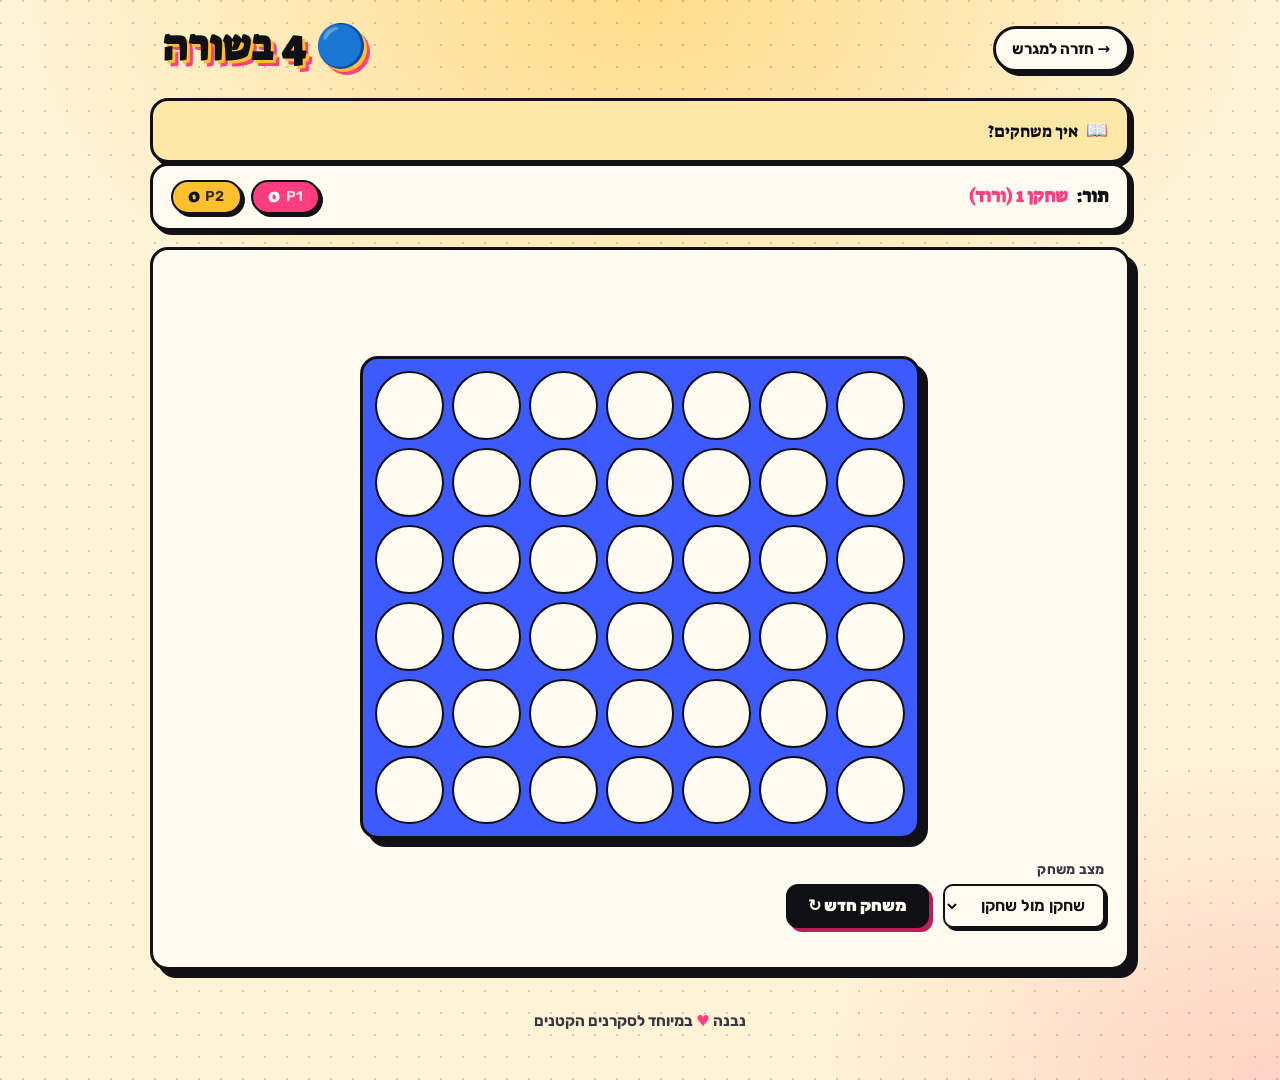
<file: connect4.html>
<!DOCTYPE html>
<html dir="rtl" lang="he">
<head>
    <meta charset="UTF-8">
    <meta name="viewport" content="width=device-width, initial-scale=1.0">
    <title>4 בשורה · מגרש המשחקים</title>
    <link rel="preconnect" href="https://fonts.googleapis.com">
    <link rel="preconnect" href="https://fonts.gstatic.com" crossorigin>
    <link href="https://fonts.googleapis.com/css2?family=Suez+One&family=Rubik:wght@400;500;700;900&display=swap" rel="stylesheet">
    <link rel="stylesheet" href="theme.css">
    <style>
        .c4-wrap {
            max-width: 560px;
            margin: 0 auto;
        }
        .preview-row {
            display: grid;
            grid-template-columns: repeat(7, 1fr);
            gap: 8px;
            padding: 8px 12px 0;
            margin-bottom: 0.4rem;
        }
        .preview-cell {
            aspect-ratio: 1;
            border-radius: 50%;
            opacity: 0;
            transition: opacity 0.18s ease;
            background: var(--c1);
            border: 2.5px dashed var(--ink);
        }
        .preview-cell.active { opacity: 0.6; }

        .c4-board {
            background: var(--c3);
            display: grid;
            grid-template-columns: repeat(7, 1fr);
            gap: 8px;
            padding: 12px;
            border: var(--border-thick);
            border-radius: 18px;
            box-shadow: var(--shadow);
        }
        .c4-cell {
            aspect-ratio: 1;
            background: var(--cream);
            border: 2.5px solid var(--ink);
            border-radius: 50%;
            cursor: pointer;
            position: relative;
            overflow: hidden;
            transition: background 0.18s ease;
        }
        .c4-cell:not(.player1):not(.player2):hover {
            background: var(--paper-2);
        }
        .c4-cell.player1, .c4-cell.player2 {
            cursor: default;
        }
        .c4-cell.player1::after,
        .c4-cell.player2::after {
            content: "";
            position: absolute;
            inset: 4%;
            border-radius: 50%;
            border: 2.5px solid var(--ink);
            box-shadow: inset 0 4px 0 rgba(255,255,255,0.35),
                        inset 0 -5px 0 rgba(0,0,0,0.2);
            animation: dropPiece 0.55s cubic-bezier(.34,1.56,.64,1);
        }
        .c4-cell.player1::after { background: var(--c1); }
        .c4-cell.player2::after { background: var(--c2); }
        .c4-cell.win::after {
            animation: dropPiece 0.55s cubic-bezier(.34,1.56,.64,1),
                       winPulse 0.7s ease-in-out 0.55s infinite alternate;
        }
        @keyframes dropPiece {
            0%   { transform: translateY(-500%); }
            70%  { transform: translateY(8%); }
            100% { transform: translateY(0); }
        }
        @keyframes winPulse {
            from { transform: scale(1); filter: brightness(1); }
            to   { transform: scale(1.08); filter: brightness(1.15); }
        }

        @media (max-width: 600px) {
            .c4-wrap { max-width: 100%; }
            .c4-board, .preview-row { gap: 5px; padding: 8px; }
        }
    </style>
</head>
<body>
<div class="page">

    <div class="topbar">
        <a class="back-btn" href="index.html">→ חזרה למגרש</a>
        <h1 class="page-title">🔵 4 בשורה</h1>
    </div>

    <details class="rules">
        <summary>איך משחקים?</summary>
        <ul>
            <li>לחצו על עמודה כדי להפיל לתוכה דיסקית — היא נופלת לתחתית.</li>
            <li>המנצח: הראשון שמסדר <strong>ארבע דיסקיות ברצף</strong> — אופקי, אנכי או אלכסוני.</li>
            <li>שחקן 1 משחק ב־<strong style="color:var(--c1)">ורוד</strong>, שחקן 2 ב־<strong style="color:var(--c2-d)">צהוב</strong>.</li>
            <li>במצב מול המחשב — אתם משחקים ראשונים בורוד.</li>
        </ul>
    </details>

    <div class="status" id="status">
        <span class="status__msg">תור: <strong id="turn-label" style="color:var(--c1)">שחקן 1</strong></span>
        <div class="chip-row" style="margin:0">
            <span class="chip chip--pink"><span class="chip-label">P1</span> <span class="chip-value" id="player1-score">0</span></span>
            <span class="chip chip--yellow"><span class="chip-label" id="player2-label">P2</span> <span class="chip-value" id="player2-score">0</span></span>
        </div>
    </div>

    <div class="card">
        <div class="c4-wrap">
            <div class="preview-row" id="preview-row"></div>
            <div class="c4-board" id="board" role="grid" aria-label="לוח 4 בשורה"></div>
        </div>

        <div class="form-row" style="margin-top:1.2rem">
            <div class="form-field">
                <label class="form-label" for="gameMode">מצב משחק</label>
                <select class="select" id="gameMode" onchange="changeGameMode()">
                    <option value="2players">שחקן מול שחקן</option>
                    <option value="computer">שחקן מול מחשב</option>
                </select>
            </div>
            <div class="form-field">
                <label class="form-label">&nbsp;</label>
                <button class="btn btn--pink" onclick="resetGame()">משחק חדש ↻</button>
            </div>
        </div>
    </div>

    <footer class="footer">
        <p>נבנה <span class="heart">♥</span> במיוחד לסקרנים הקטנים</p>
    </footer>
</div>

<div class="modal-backdrop" id="modal">
    <div class="modal">
        <h2 id="modal-title">🎉 ניצחון!</h2>
        <p id="modal-text"></p>
        <div class="modal-actions">
            <button class="btn btn--pink" onclick="closeModal(); resetGame();">סיבוב נוסף ↻</button>
            <a class="btn btn--ghost" href="index.html">למגרש</a>
        </div>
    </div>
</div>

<script>
    const ROWS = 6;
    const COLS = 7;
    let board = Array(ROWS).fill().map(() => Array(COLS).fill(''));
    let currentPlayer = 1;
    let isGameActive = true;
    let isComputerGame = false;
    let scores = { 1: 0, 2: 0 };

    function createBoard() {
        const boardEl = document.getElementById('board');
        const previewRow = document.getElementById('preview-row');
        boardEl.innerHTML = '';
        previewRow.innerHTML = '';

        for (let col = 0; col < COLS; col++) {
            const p = document.createElement('div');
            p.classList.add('preview-cell');
            p.setAttribute('data-col', col);
            previewRow.appendChild(p);
        }

        for (let row = 0; row < ROWS; row++) {
            for (let col = 0; col < COLS; col++) {
                const cell = document.createElement('div');
                cell.classList.add('c4-cell');
                cell.setAttribute('role', 'gridcell');
                cell.setAttribute('data-row', row);
                cell.setAttribute('data-col', col);
                cell.addEventListener('click', () => handleColumnClick(col));
                cell.addEventListener('mouseover', () => showPreview(col));
                cell.addEventListener('mouseout', hidePreview);
                boardEl.appendChild(cell);
            }
        }
    }

    function handleColumnClick(col) {
        if (!isGameActive || (isComputerGame && currentPlayer === 2)) return;
        const row = getLowestEmptyRow(col);
        if (row !== -1) makeMove(row, col);
    }

    function getLowestEmptyRow(col) {
        for (let row = ROWS - 1; row >= 0; row--) {
            if (board[row][col] === '') return row;
        }
        return -1;
    }

    function makeMove(row, col) {
        board[row][col] = currentPlayer;
        updateCell(row, col);

        const winLine = getWinLine(row, col);
        if (winLine) { endGame(false, winLine); return; }
        if (checkDraw()) { endGame(true); return; }

        currentPlayer = currentPlayer === 1 ? 2 : 1;
        updateStatus();
        hidePreview();

        if (isComputerGame && currentPlayer === 2 && isGameActive) {
            setTimeout(computerMove, 450);
        }
    }

    function computerMove() {
        const col = findBestMove();
        const row = getLowestEmptyRow(col);
        if (row !== -1) makeMove(row, col);
    }

    function updateCell(row, col) {
        const cell = document.querySelector(`[data-row="${row}"][data-col="${col}"]`);
        cell.classList.add(`player${currentPlayer}`);
    }

    function getWinLine(row, col) {
        const directions = [
            [[0, 1], [0, -1]],
            [[1, 0], [-1, 0]],
            [[1, 1], [-1, -1]],
            [[1, -1], [-1, 1]]
        ];
        for (const dir of directions) {
            const cells = [[row, col]];
            for (const [dx, dy] of dir) {
                let r = row + dx, c = col + dy;
                while (r >= 0 && r < ROWS && c >= 0 && c < COLS && board[r][c] === currentPlayer) {
                    cells.push([r, c]);
                    r += dx; c += dy;
                }
            }
            if (cells.length >= 4) return cells;
        }
        return null;
    }

    function checkWin(row, col) {
        return getWinLine(row, col) !== null;
    }

    function checkDraw() {
        return board[0].every(cell => cell !== '');
    }

    function endGame(isDraw, winLine) {
        isGameActive = false;
        const statusEl   = document.getElementById('status');
        const turnLabel  = document.getElementById('turn-label');
        const modalTitle = document.getElementById('modal-title');
        const modalText  = document.getElementById('modal-text');
        statusEl.classList.remove('status--turn');

        if (isDraw) {
            statusEl.classList.add('status--draw');
            turnLabel.textContent = 'תיקו';
            turnLabel.style.color = 'var(--ink)';
            modalTitle.textContent = '🤝 תיקו!';
            modalText.textContent  = 'הלוח מלא ואין מנצח. סיבוב נוסף?';
        } else {
            if (winLine) winLine.forEach(([r, c]) =>
                document.querySelector(`[data-row="${r}"][data-col="${c}"]`).classList.add('win'));
            const isHuman = !isComputerGame || currentPlayer === 1;
            const name = currentPlayer === 1 ? 'שחקן 1' :
                         (isComputerGame ? 'המחשב' : 'שחקן 2');
            statusEl.classList.add(isHuman ? 'status--win' : 'status--lose');
            turnLabel.textContent = `${name} ניצח!`;
            turnLabel.style.color = currentPlayer === 1 ? 'var(--c1)' : 'var(--c2-d)';
            modalTitle.textContent = isHuman ? '🎉 ניצחון!' : '🤖 המחשב ניצח';
            modalText.textContent  = `${name} סידר 4 בשורה.`;
            scores[currentPlayer]++;
            document.getElementById(`player${currentPlayer}-score`).textContent = scores[currentPlayer];
        }
        setTimeout(openModal, 700);
    }

    function showPreview(col) {
        if (!isGameActive || (isComputerGame && currentPlayer === 2)) return;
        const cell = document.querySelector(`.preview-cell[data-col="${col}"]`);
        if (getLowestEmptyRow(col) !== -1) cell.classList.add('active');
    }

    function hidePreview() {
        document.querySelectorAll('.preview-cell').forEach(c => c.classList.remove('active'));
    }

    function updateStatus() {
        if (!isGameActive) return;
        const statusEl  = document.getElementById('status');
        statusEl.classList.remove('status--win','status--lose','status--draw');
        statusEl.classList.add('status--turn');
        const turnLabel = document.getElementById('turn-label');
        if (currentPlayer === 1) {
            turnLabel.textContent = 'שחקן 1 (ורוד)';
            turnLabel.style.color = 'var(--c1)';
        } else {
            turnLabel.textContent = isComputerGame ? 'המחשב (צהוב)' : 'שחקן 2 (צהוב)';
            turnLabel.style.color = 'var(--c2-d)';
        }
    }

    function changeGameMode() {
        isComputerGame = document.getElementById('gameMode').value === 'computer';
        document.getElementById('player2-label').textContent = isComputerGame ? 'CPU' : 'P2';
        resetGame();
    }

    function resetGame() {
        board = Array(ROWS).fill().map(() => Array(COLS).fill(''));
        currentPlayer = 1;
        isGameActive = true;
        document.querySelectorAll('.c4-cell').forEach(c => { c.className = 'c4-cell'; });
        hidePreview();
        updateStatus();
        closeModal();
    }

    /* ───────── AI: minimax with heuristic evaluation ───────── */
    function evaluateWindow(window, player) {
        const opponent = player === 1 ? 2 : 1;
        const playerCount = window.filter(c => c === player).length;
        const opponentCount = window.filter(c => c === opponent).length;
        const emptyCount = window.filter(c => c === '').length;
        let score = 0;
        if (playerCount === 4)                    score += 100;
        else if (playerCount === 3 && emptyCount === 1) score += 5;
        else if (playerCount === 2 && emptyCount === 2) score += 2;
        if (opponentCount === 3 && emptyCount === 1) score -= 4;
        return score;
    }

    function evaluateBoard(player) {
        let score = 0;
        for (let row = 0; row < ROWS; row++) {
            for (let col = 0; col < COLS - 3; col++) {
                const w = [];
                for (let i = 0; i < 4; i++) w.push(board[row][col + i]);
                score += evaluateWindow(w, player);
            }
        }
        for (let col = 0; col < COLS; col++) {
            for (let row = 0; row < ROWS - 3; row++) {
                const w = [];
                for (let i = 0; i < 4; i++) w.push(board[row + i][col]);
                score += evaluateWindow(w, player);
            }
        }
        for (let row = 3; row < ROWS; row++) {
            for (let col = 0; col < COLS - 3; col++) {
                const w = [];
                for (let i = 0; i < 4; i++) w.push(board[row - i][col + i]);
                score += evaluateWindow(w, player);
            }
        }
        for (let row = 3; row < ROWS; row++) {
            for (let col = 3; col < COLS; col++) {
                const w = [];
                for (let i = 0; i < 4; i++) w.push(board[row - i][col - i]);
                score += evaluateWindow(w, player);
            }
        }
        const centerArray = board.map(row => row[Math.floor(COLS / 2)]);
        const centerCount = centerArray.filter(c => c === player).length;
        score += centerCount * 3;
        return score;
    }

    function minimax(depth, alpha, beta, isMax) {
        if (depth === 0) return [null, evaluateBoard(2)];
        const validMoves = [];
        for (let col = 0; col < COLS; col++) {
            if (getLowestEmptyRow(col) !== -1) validMoves.push(col);
        }
        if (validMoves.length === 0) return [null, evaluateBoard(2)];

        if (isMax) {
            let maxEval = -Infinity, bestMove = validMoves[0];
            for (const col of validMoves) {
                const row = getLowestEmptyRow(col);
                board[row][col] = 2;
                if (checkWin(row, col)) { board[row][col] = ''; return [col, 100000]; }
                const evalScore = minimax(depth - 1, alpha, beta, false)[1];
                board[row][col] = '';
                if (evalScore > maxEval) { maxEval = evalScore; bestMove = col; }
                alpha = Math.max(alpha, maxEval);
                if (beta <= alpha) break;
            }
            return [bestMove, maxEval];
        } else {
            let minEval = Infinity, bestMove = validMoves[0];
            for (const col of validMoves) {
                const row = getLowestEmptyRow(col);
                board[row][col] = 1;
                if (checkWin(row, col)) { board[row][col] = ''; return [col, -100000]; }
                const evalScore = minimax(depth - 1, alpha, beta, true)[1];
                board[row][col] = '';
                if (evalScore < minEval) { minEval = evalScore; bestMove = col; }
                beta = Math.min(beta, minEval);
                if (beta <= alpha) break;
            }
            return [bestMove, minEval];
        }
    }

    function findBestMove() {
        for (let col = 0; col < COLS; col++) {
            const row = getLowestEmptyRow(col);
            if (row !== -1) {
                board[row][col] = 2;
                if (checkWin(row, col)) { board[row][col] = ''; return col; }
                board[row][col] = '';
            }
        }
        for (let col = 0; col < COLS; col++) {
            const row = getLowestEmptyRow(col);
            if (row !== -1) {
                board[row][col] = 1;
                if (checkWin(row, col)) { board[row][col] = ''; return col; }
                board[row][col] = '';
            }
        }
        return minimax(5, -Infinity, Infinity, true)[0];
    }

    function openModal()  { document.getElementById('modal').classList.add('is-open'); }
    function closeModal() { document.getElementById('modal').classList.remove('is-open'); }
    document.getElementById('modal').addEventListener('click', e => {
        if (e.target.id === 'modal') closeModal();
    });

    createBoard();
    updateStatus();
</script>
</body>
</html>
</file>
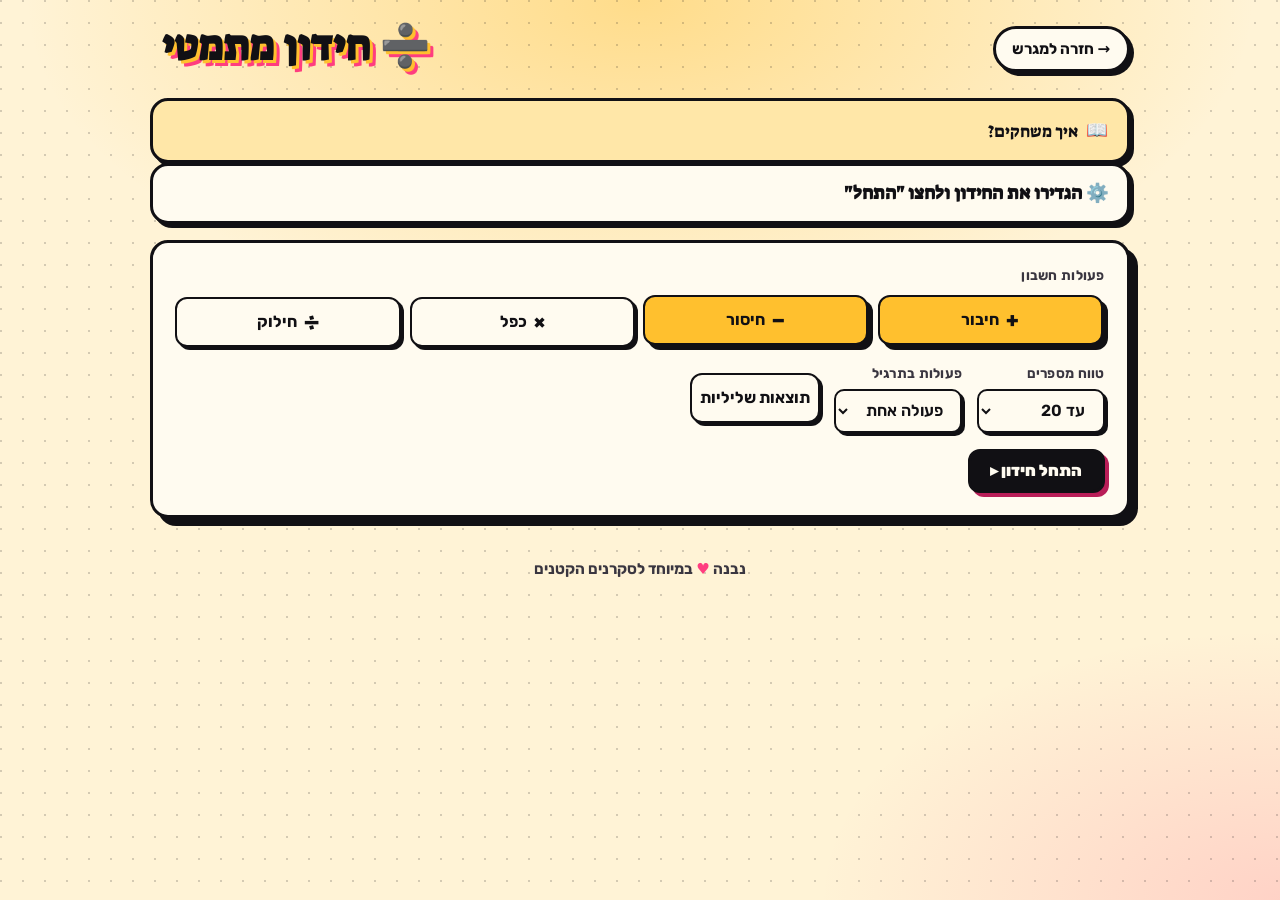
<file: math-quiz.html>
<!DOCTYPE html>
<html dir="rtl" lang="he">
<head>
    <meta charset="UTF-8">
    <meta name="viewport" content="width=device-width, initial-scale=1.0">
    <title>חידון מתמטי · מגרש המשחקים</title>
    <link rel="preconnect" href="https://fonts.googleapis.com">
    <link rel="preconnect" href="https://fonts.gstatic.com" crossorigin>
    <link href="https://fonts.googleapis.com/css2?family=Suez+One&family=Rubik:wght@400;500;700;900&display=swap" rel="stylesheet">
    <link rel="stylesheet" href="theme.css">
    <style>
        .ops-grid {
            display: grid;
            grid-template-columns: repeat(auto-fit, minmax(110px, 1fr));
            gap: 0.6rem;
            margin-top: 0.4rem;
        }
        .op-toggle {
            display: flex;
            align-items: center;
            justify-content: center;
            gap: 0.4rem;
            background: var(--cream);
            border: 2.5px solid var(--ink);
            border-radius: 12px;
            box-shadow: 3px 3px 0 var(--ink);
            padding: 0.7rem 0.5rem;
            font-weight: 700;
            cursor: pointer;
            transition: transform 0.15s ease, box-shadow 0.15s ease, background 0.15s ease;
            user-select: none;
        }
        .op-toggle input { display: none; }
        .op-toggle:has(input:checked) {
            background: var(--c2);
            transform: translate(-2px, -2px);
            box-shadow: 5px 5px 0 var(--ink);
        }
        .op-toggle .op-sign {
            font-family: 'Suez One', serif;
            font-size: 1.4rem;
            line-height: 1;
        }

        .exercise {
            display: grid;
            grid-template-columns: 1fr auto auto;
            gap: 0.7rem;
            align-items: center;
            background: var(--cream);
            border: var(--border);
            border-radius: 14px;
            box-shadow: 3px 3px 0 var(--ink);
            padding: 0.7rem 0.95rem;
            margin-bottom: 0.7rem;
            transition: transform 0.2s ease, box-shadow 0.2s ease;
        }
        .exercise.correct   { background: #C6F5E3; box-shadow: 3px 3px 0 var(--c4-d); }
        .exercise.incorrect { background: #FFD2C2; box-shadow: 3px 3px 0 var(--c5-d); }
        .exercise-text {
            font-family: 'Suez One', serif;
            font-size: 1.35rem;
            direction: ltr;
            text-align: left;
            color: var(--ink);
            line-height: 1;
        }
        .exercise input[type="number"] {
            background: var(--cream);
            border: 2.5px solid var(--ink);
            border-radius: 10px;
            padding: 0.5rem 0.7rem;
            font-family: 'Suez One', serif;
            font-size: 1.2rem;
            width: 5.5rem;
            text-align: center;
            box-shadow: 2px 2px 0 var(--ink);
            outline: none;
            -moz-appearance: textfield;
        }
        .exercise input[type="number"]::-webkit-inner-spin-button { display: none; }
        .exercise input[type="number"]:focus {
            transform: translate(-1px, -1px);
            box-shadow: 3px 3px 0 var(--c3);
        }
        .result-badge {
            font-family: 'Suez One', serif;
            font-size: 1.5rem;
            line-height: 1;
            min-width: 1.6rem;
            text-align: center;
        }
        .result-badge.correct   { color: var(--c4-d); }
        .result-badge.incorrect { color: var(--c5-d); }
        .feedback-correct {
            font-size: 0.85rem;
            color: var(--muted);
            margin-top: 0.2rem;
            font-weight: 600;
            direction: ltr;
            text-align: left;
        }
        .actions {
            display: flex;
            gap: 0.7rem;
            margin-top: 1rem;
            flex-wrap: wrap;
        }
    </style>
</head>
<body>
<div class="page">

    <div class="topbar">
        <a class="back-btn" href="index.html">→ חזרה למגרש</a>
        <h1 class="page-title">➗ חידון מתמטי</h1>
    </div>

    <details class="rules">
        <summary>איך משחקים?</summary>
        <ul>
            <li>בחרו אילו פעולות חשבון יופיעו, את הטווח, ואת מספר הפעולות בכל תרגיל.</li>
            <li>תקבלו 5 תרגילים — מלאו תשובה בכל תיבה ולחצו "בדוק תשובות".</li>
            <li>כל התשובות הן מספרים שלמים. סמן "תוצאות שליליות" אם אתם מוכנים גם לאתגר הזה.</li>
        </ul>
    </details>

    <div class="status" id="status">
        <span class="status__msg" id="status-msg">⚙️ הגדירו את החידון ולחצו "התחל"</span>
        <span class="chip chip--blue" id="score-chip" style="display:none">
            <span class="chip-label">ציון</span>
            <span class="chip-value" id="score-value">0/5</span>
        </span>
    </div>

    <!-- Settings -->
    <div class="card" id="settings-card">
        <div class="form-field" style="margin-bottom:1rem">
            <label class="form-label">פעולות חשבון</label>
            <div class="ops-grid">
                <label class="op-toggle"><input type="checkbox" id="addition" checked><span class="op-sign">+</span> חיבור</label>
                <label class="op-toggle"><input type="checkbox" id="subtraction" checked><span class="op-sign">−</span> חיסור</label>
                <label class="op-toggle"><input type="checkbox" id="multiplication"><span class="op-sign">×</span> כפל</label>
                <label class="op-toggle"><input type="checkbox" id="division"><span class="op-sign">÷</span> חילוק</label>
            </div>
        </div>

        <div class="form-row">
            <div class="form-field">
                <label class="form-label" for="numberRange">טווח מספרים</label>
                <select class="select" id="numberRange">
                    <option value="10">עד 10</option>
                    <option value="20" selected>עד 20</option>
                    <option value="50">עד 50</option>
                    <option value="100">עד 100</option>
                    <option value="200">עד 200</option>
                    <option value="500">עד 500</option>
                    <option value="1000">עד 1,000</option>
                </select>
            </div>
            <div class="form-field">
                <label class="form-label" for="operationsCount">פעולות בתרגיל</label>
                <select class="select" id="operationsCount">
                    <option value="1" selected>פעולה אחת</option>
                    <option value="2">2 פעולות</option>
                    <option value="3">3 פעולות</option>
                    <option value="4">4 פעולות</option>
                    <option value="5">5 פעולות</option>
                </select>
            </div>
            <div class="form-field">
                <label class="op-toggle" style="height:100%;align-self:end">
                    <input type="checkbox" id="allowNegative">
                    תוצאות שליליות
                </label>
            </div>
        </div>

        <div class="actions">
            <button class="btn btn--pink" onclick="startQuiz()">התחל חידון ▸</button>
        </div>
    </div>

    <!-- Quiz -->
    <div class="card" id="quizContainer" style="display:none">
        <div id="exercises"></div>
        <div class="actions">
            <button class="btn btn--mint" id="check-btn" onclick="checkAnswers()">✓ בדוק תשובות</button>
            <button class="btn btn--ghost" onclick="startQuiz()">תרגילים חדשים ↻</button>
            <button class="btn btn--ghost" onclick="backToSettings()">⚙️ הגדרות</button>
        </div>
    </div>

    <footer class="footer">
        <p>נבנה <span class="heart">♥</span> במיוחד לסקרנים הקטנים</p>
    </footer>
</div>

<script>
    class MathProblem {
        constructor(maxNumber, allowNegative) {
            this.maxNumber = maxNumber;
            this.allowNegative = allowNegative;
            this.steps = [];
            this.finalResult = null;
        }
        calculateStep(a, op, b) {
            switch (op) {
                case '+': return a + b;
                case '−': return a - b;
                case '×': return a * b;
                case '÷':
                    if (b === 0 || a % b !== 0) return null;
                    return a / b;
            }
        }
        isValidResult(r) {
            if (r === null) return false;
            if (!Number.isInteger(r)) return false;
            if (Math.abs(r) > this.maxNumber) return false;
            if (!this.allowNegative && r < 0) return false;
            return true;
        }
        generateProblem(opsCount, validOps) {
            if (validOps.length === 0) return false;
            let first = 1 + Math.floor(Math.random() * this.maxNumber);
            let current = first;
            this.steps = [first];
            for (let i = 0; i < opsCount; i++) {
                let op, next, temp, attempts = 0;
                do {
                    attempts++;
                    op   = validOps[Math.floor(Math.random() * validOps.length)];
                    next = 1 + Math.floor(Math.random() * this.maxNumber);
                    temp = this.calculateStep(current, op, next);
                } while (!this.isValidResult(temp) && attempts < 200);
                if (attempts >= 200) return false;
                this.steps.push(op, next);
                current = temp;
            }
            this.finalResult = current;
            return true;
        }
        toString()  { return this.steps.join(' ') + ' ='; }
        getResult() { return this.finalResult; }
    }

    let currentProblems = [];

    function getSelectedOperations() {
        const ops = [];
        if (document.getElementById('addition').checked)       ops.push('+');
        if (document.getElementById('subtraction').checked)    ops.push('−');
        if (document.getElementById('multiplication').checked) ops.push('×');
        if (document.getElementById('division').checked)       ops.push('÷');
        return ops;
    }

    function setStatus(msg, cls) {
        const statusEl = document.getElementById('status');
        statusEl.classList.remove('status--win','status--lose','status--draw','status--turn');
        if (cls) statusEl.classList.add(cls);
        document.getElementById('status-msg').textContent = msg;
    }

    function startQuiz() {
        const opsCount = parseInt(document.getElementById('operationsCount').value);
        const maxNumber = parseInt(document.getElementById('numberRange').value);
        const allowNegative = document.getElementById('allowNegative').checked;
        const ops = getSelectedOperations();

        if (ops.length === 0) {
            setStatus('⚠️ בחרו לפחות פעולת חשבון אחת', 'status--lose');
            return;
        }

        currentProblems = [];
        const exercisesContainer = document.getElementById('exercises');
        exercisesContainer.innerHTML = '';

        for (let i = 0; i < 5; i++) {
            const problem = new MathProblem(maxNumber, allowNegative);
            const success = problem.generateProblem(opsCount, ops);
            if (!success) {
                setStatus('הגדרות צרות מדי — נסו טווח רחב יותר', 'status--lose');
                return;
            }
            currentProblems.push(problem);

            const row = document.createElement('div');
            row.className = 'exercise';
            row.innerHTML = `
                <div class="exercise-text">${problem.toString()}</div>
                <input type="number" id="answer${i}" inputmode="numeric" autocomplete="off" placeholder="?">
                <div class="result-badge" id="result${i}"></div>
            `;
            exercisesContainer.appendChild(row);
        }

        document.getElementById('settings-card').style.display = 'none';
        document.getElementById('quizContainer').style.display = '';
        document.getElementById('score-chip').style.display = '';
        document.getElementById('score-value').textContent = '0/5';
        setStatus('🧠 פתרו את התרגילים', 'status--turn');

        // focus first
        setTimeout(() => document.getElementById('answer0')?.focus(), 50);

        // Enter advances to next field; final Enter checks
        for (let i = 0; i < 5; i++) {
            const inp = document.getElementById('answer' + i);
            inp.addEventListener('keydown', e => {
                if (e.key === 'Enter') {
                    if (i < 4) document.getElementById('answer' + (i + 1)).focus();
                    else checkAnswers();
                }
            });
        }
    }

    function backToSettings() {
        document.getElementById('settings-card').style.display = '';
        document.getElementById('quizContainer').style.display = 'none';
        document.getElementById('score-chip').style.display = 'none';
        setStatus('⚙️ הגדירו את החידון ולחצו "התחל"', '');
    }

    function checkAnswers() {
        let correct = 0;
        for (let i = 0; i < currentProblems.length; i++) {
            const ansEl = document.getElementById('answer' + i);
            const ans = parseInt(ansEl.value);
            const badge = document.getElementById('result' + i);
            const row = ansEl.closest('.exercise');
            const correctAns = currentProblems[i].getResult();

            row.classList.remove('correct', 'incorrect');
            row.querySelector('.feedback-correct')?.remove();

            if (!isNaN(ans) && ans === correctAns) {
                badge.textContent = '✓';
                badge.className = 'result-badge correct';
                row.classList.add('correct');
                correct++;
            } else {
                badge.textContent = '✗';
                badge.className = 'result-badge incorrect';
                row.classList.add('incorrect');
                const note = document.createElement('div');
                note.className = 'feedback-correct';
                note.textContent = 'תשובה נכונה: ' + correctAns;
                row.appendChild(note);
            }
        }

        document.getElementById('score-value').textContent = correct + '/5';
        let msg, cls;
        if      (correct === 5) { msg = '🏆 מושלם! 5 מתוך 5'; cls = 'status--win'; }
        else if (correct >= 3)  { msg = `💪 כל הכבוד! ${correct} מתוך 5`; cls = 'status--win'; }
        else                    { msg = `📚 ${correct} מתוך 5 — סיבוב נוסף?`; cls = 'status--draw'; }
        setStatus(msg, cls);
    }
</script>
</body>
</html>
</file>
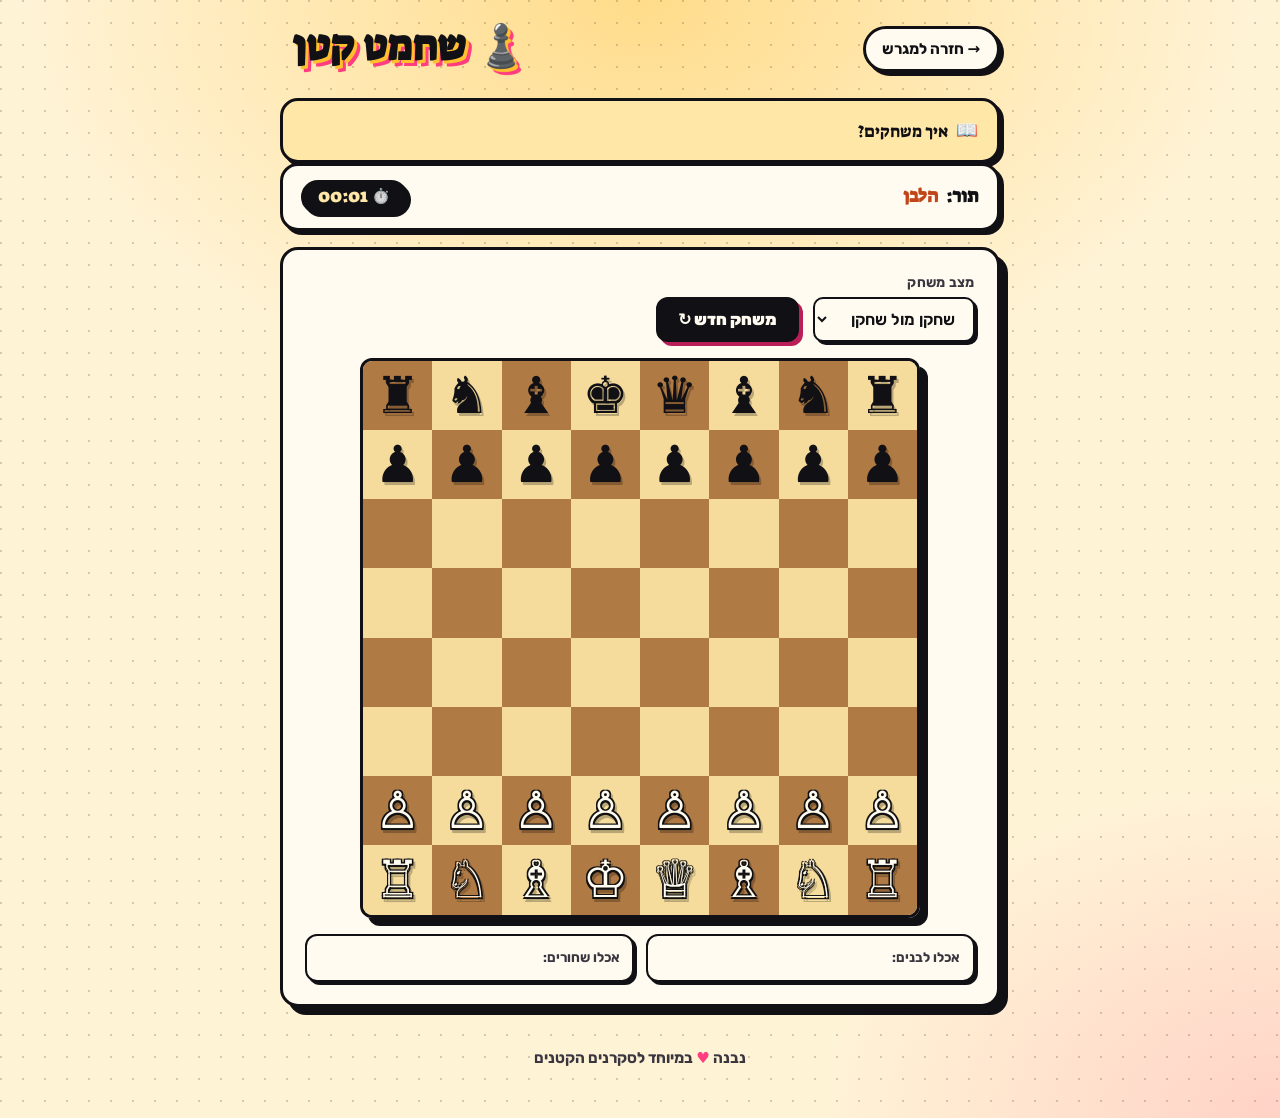
<file: MiniChess.html>
<!DOCTYPE html>
<html dir="rtl" lang="he">
<head>
    <meta charset="UTF-8">
    <meta name="viewport" content="width=device-width, initial-scale=1.0">
    <title>שחמט קטן · מגרש המשחקים</title>
    <link rel="preconnect" href="https://fonts.googleapis.com">
    <link rel="preconnect" href="https://fonts.gstatic.com" crossorigin>
    <link href="https://fonts.googleapis.com/css2?family=Suez+One&family=Rubik:wght@400;500;700;900&display=swap" rel="stylesheet">
    <link rel="stylesheet" href="theme.css">
    <style>
        .page { max-width: 720px; }

        .board-wrap {
            position: relative;
            max-width: 560px;
            margin: 0 auto;
        }
        .chess-board {
            display: grid;
            grid-template-columns: repeat(8, 1fr);
            aspect-ratio: 1;
            border: 3.5px solid var(--ink);
            border-radius: 12px;
            overflow: hidden;
            box-shadow: var(--shadow);
        }
        .cell {
            aspect-ratio: 1;
            display: flex;
            align-items: center;
            justify-content: center;
            cursor: pointer;
            transition: background 0.18s ease;
            position: relative;
            user-select: none;
        }
        .cell.light { background: #F5DC9C; }
        .cell.dark  { background: #B07A45; }
        .cell.selected {
            background: var(--c2) !important;
            box-shadow: inset 0 0 0 3px var(--ink);
        }
        .cell.check {
            background: #FF7A7A !important;
            animation: cellPulse 1.2s ease-in-out infinite;
        }
        @keyframes cellPulse {
            0%, 100% { box-shadow: inset 0 0 0 0 rgba(255,0,0,0.6); }
            50%      { box-shadow: inset 0 0 0 6px rgba(255,0,0,0.6); }
        }
        .cell.possible-move::after {
            content: '';
            position: absolute;
            width: 28%;
            height: 28%;
            background: rgba(17,16,20,0.55);
            border: 2px solid var(--ink);
            border-radius: 50%;
            pointer-events: none;
        }
        .cell.capture-move::before {
            content: '';
            position: absolute;
            inset: 6%;
            border: 4px solid var(--c5);
            border-radius: 50%;
            pointer-events: none;
        }
        .piece {
            font-size: clamp(2rem, 5.5vw, 3.2rem);
            line-height: 1;
            cursor: pointer;
            user-select: none;
            transition: transform 0.2s ease;
            filter: drop-shadow(2px 3px 0 rgba(0,0,0,0.25));
        }
        .piece:hover { transform: scale(1.1); }
        .piece.white { color: #FFFBF0; text-shadow: -1.5px -1.5px 0 #111, 1.5px -1.5px 0 #111, -1.5px 1.5px 0 #111, 1.5px 1.5px 0 #111; }
        .piece.black { color: #111014; }

        .thinking-indicator {
            position: absolute;
            top: 50%; left: 50%;
            transform: translate(-50%, -50%);
            background: var(--ink);
            color: var(--c2);
            padding: 0.7rem 1.2rem;
            border-radius: 999px;
            font-weight: 800;
            display: none;
            z-index: 10;
            box-shadow: var(--shadow);
            border: var(--border);
        }
        .thinking-indicator.active { display: block; animation: think 1s ease-in-out infinite; }
        @keyframes think {
            0%, 100% { transform: translate(-50%, -50%) scale(1); }
            50%      { transform: translate(-50%, -50%) scale(1.06); }
        }

        .captured-row {
            display: grid;
            grid-template-columns: 1fr 1fr;
            gap: 0.7rem;
            margin-top: 1rem;
        }
        .captured-box {
            background: var(--cream);
            border: 2.5px solid var(--ink);
            border-radius: 12px;
            box-shadow: 3px 3px 0 var(--ink);
            padding: 0.55rem 0.8rem;
            min-height: 3rem;
            display: flex;
            align-items: center;
            gap: 0.4rem;
            flex-wrap: wrap;
        }
        .captured-box .cap-label {
            font-weight: 700;
            font-size: 0.85rem;
            color: var(--muted);
            min-width: max-content;
        }
        .captured-box .cap-piece {
            font-size: 1.3rem;
            line-height: 1;
        }
        .captured-box .cap-piece.white {
            color: #FFFBF0;
            text-shadow: -1px -1px 0 #111, 1px -1px 0 #111, -1px 1px 0 #111, 1px 1px 0 #111;
        }

        @media (max-width: 600px) {
            .board-wrap { max-width: 100%; }
        }
    </style>
</head>
<body>
<div class="page">

    <div class="topbar">
        <a class="back-btn" href="index.html">→ חזרה למגרש</a>
        <h1 class="page-title">♟️ שחמט קטן</h1>
    </div>

    <details class="rules">
        <summary>איך משחקים?</summary>
        <ul>
            <li>שחמט קלאסי על לוח 8×8 — הלבן מתחיל. המטרה: לעשות מט (Checkmate) למלך היריב.</li>
            <li>לחיצה על כלי שלכם תציג עיגולים שחורים (תאים פנויים) ועיגולים אדומים (אכילה).</li>
            <li>כשהמלך שלכם בשח (Check) — חובה לצאת מהשח. אם לא ניתן — מט.</li>
            <li>כללים נוספים נתמכים: <strong>הצרחה</strong> (Castling) ו<strong>הכתרת חייל</strong> (לוויזיר).</li>
            <li>מול המחשב יש 3 רמות קושי — קל (אקראי), בינוני (אוכל וטוב), קשה (מינימקס בעומק 3).</li>
        </ul>
    </details>

    <div class="status" id="status">
        <span class="status__msg" id="status-msg">תור: <strong id="turn-label" style="color:var(--c5-d)">הלבן</strong></span>
        <span class="chip chip--ink"><span class="chip-label">⏱️</span> <span class="chip-value" id="timer">00:00</span></span>
    </div>

    <div class="card">
        <div class="form-row">
            <div class="form-field">
                <label class="form-label" for="gameMode">מצב משחק</label>
                <select class="select" id="gameMode" onchange="changeGameMode()">
                    <option value="two_players">שחקן מול שחקן</option>
                    <option value="computer">שחקן מול מחשב</option>
                </select>
            </div>
            <div class="form-field" id="diff-field" style="display:none">
                <label class="form-label" for="difficulty">רמת המחשב</label>
                <select class="select" id="difficulty">
                    <option value="easy">קל</option>
                    <option value="medium" selected>בינוני</option>
                    <option value="hard">קשה</option>
                </select>
            </div>
            <div class="form-field">
                <label class="form-label">&nbsp;</label>
                <button class="btn btn--pink" onclick="resetGame()">משחק חדש ↻</button>
            </div>
        </div>

        <div class="board-wrap">
            <div class="thinking-indicator" id="thinking">🤖 המחשב חושב…</div>
            <div class="chess-board" id="board"></div>
        </div>

        <div class="captured-row">
            <div class="captured-box" id="captured-white">
                <span class="cap-label">אכלו לבנים:</span>
            </div>
            <div class="captured-box" id="captured-black">
                <span class="cap-label">אכלו שחורים:</span>
            </div>
        </div>
    </div>

    <footer class="footer">
        <p>נבנה <span class="heart">♥</span> במיוחד לסקרנים הקטנים</p>
    </footer>
</div>

<div class="modal-backdrop" id="modal">
    <div class="modal">
        <h2 id="modal-title">🏆 ניצחון!</h2>
        <p id="modal-text"></p>
        <div class="modal-actions">
            <button class="btn btn--pink" onclick="closeModal(); resetGame();">סיבוב נוסף ↻</button>
            <a class="btn btn--ghost" href="index.html">למגרש</a>
        </div>
    </div>
</div>

<script>
    let BOARD_SIZE = 8;
    let board = [];
    let selectedCell = null;
    let currentPlayer = 'white';
    let possibleMoves = [];
    let capturedPieces = { white: [], black: [] };
    let isComputerTurn = false;
    let isGameOver = false;
    let isThinking = false;
    let timerInterval;
    let timerSeconds = 0;

    const PIECE_VALUES = { pawn: 1, knight: 3, bishop: 3, rook: 5, queen: 9, king: Infinity };

    const PIECES = {
        WHITE_KING:   { symbol: '♔', type: 'king',   color: 'white' },
        WHITE_QUEEN:  { symbol: '♕', type: 'queen',  color: 'white' },
        WHITE_ROOK:   { symbol: '♖', type: 'rook',   color: 'white' },
        WHITE_BISHOP: { symbol: '♗', type: 'bishop', color: 'white' },
        WHITE_KNIGHT: { symbol: '♘', type: 'knight', color: 'white' },
        WHITE_PAWN:   { symbol: '♙', type: 'pawn',   color: 'white' },
        BLACK_KING:   { symbol: '♚', type: 'king',   color: 'black' },
        BLACK_QUEEN:  { symbol: '♛', type: 'queen',  color: 'black' },
        BLACK_ROOK:   { symbol: '♜', type: 'rook',   color: 'black' },
        BLACK_BISHOP: { symbol: '♝', type: 'bishop', color: 'black' },
        BLACK_KNIGHT: { symbol: '♞', type: 'knight', color: 'black' },
        BLACK_PAWN:   { symbol: '♟', type: 'pawn',   color: 'black' }
    };

    function changeGameMode() {
        const mode = document.getElementById('gameMode').value;
        document.getElementById('diff-field').style.display = mode === 'computer' ? '' : 'none';
        resetGame();
    }

    function resetGame() {
        selectedCell = null;
        possibleMoves = [];
        currentPlayer = 'white';
        isComputerTurn = false;
        isGameOver = false;
        isThinking = false;
        capturedPieces = { white: [], black: [] };
        clearInterval(timerInterval);
        timerSeconds = 0;
        updateTimerDisplay();
        startTimer();
        createBoard();
        updateStatus();
        updateCapturedPieces();
        document.getElementById('thinking').classList.remove('active');
        closeModal();
    }

    function startTimer() {
        timerInterval = setInterval(() => {
            timerSeconds++;
            updateTimerDisplay();
        }, 1000);
    }

    function updateTimerDisplay() {
        const m = String(Math.floor(timerSeconds / 60)).padStart(2, '0');
        const s = String(timerSeconds % 60).padStart(2, '0');
        document.getElementById('timer').textContent = `${m}:${s}`;
    }

    function createBoard() {
        board = Array(BOARD_SIZE).fill().map(() => Array(BOARD_SIZE).fill(null));
        setupRegularBoard();
        renderBoard();
    }

    function setupRegularBoard() {
        board[0][0] = { ...PIECES.BLACK_ROOK, hasMoved: false };
        board[0][1] = { ...PIECES.BLACK_KNIGHT };
        board[0][2] = { ...PIECES.BLACK_BISHOP };
        board[0][3] = { ...PIECES.BLACK_QUEEN };
        board[0][4] = { ...PIECES.BLACK_KING, hasMoved: false };
        board[0][5] = { ...PIECES.BLACK_BISHOP };
        board[0][6] = { ...PIECES.BLACK_KNIGHT };
        board[0][7] = { ...PIECES.BLACK_ROOK, hasMoved: false };
        for (let i = 0; i < 8; i++) board[1][i] = { ...PIECES.BLACK_PAWN };
        for (let i = 0; i < 8; i++) board[6][i] = { ...PIECES.WHITE_PAWN };
        board[7][0] = { ...PIECES.WHITE_ROOK, hasMoved: false };
        board[7][1] = { ...PIECES.WHITE_KNIGHT };
        board[7][2] = { ...PIECES.WHITE_BISHOP };
        board[7][3] = { ...PIECES.WHITE_QUEEN };
        board[7][4] = { ...PIECES.WHITE_KING, hasMoved: false };
        board[7][5] = { ...PIECES.WHITE_BISHOP };
        board[7][6] = { ...PIECES.WHITE_KNIGHT };
        board[7][7] = { ...PIECES.WHITE_ROOK, hasMoved: false };
    }

    function renderBoard() {
        const boardElement = document.getElementById('board');
        boardElement.innerHTML = '';
        for (let row = 0; row < BOARD_SIZE; row++) {
            for (let col = 0; col < BOARD_SIZE; col++) {
                const cell = document.createElement('div');
                cell.className = `cell ${(row + col) % 2 === 0 ? 'light' : 'dark'}`;
                cell.dataset.row = row;
                cell.dataset.col = col;
                const piece = board[row][col];
                if (piece) {
                    const pieceDiv = document.createElement('div');
                    pieceDiv.className = `piece ${piece.color}`;
                    pieceDiv.textContent = piece.symbol;
                    cell.appendChild(pieceDiv);
                    if (piece.type === 'king' && isKingInCheck(piece.color)) {
                        cell.classList.add('check');
                    }
                }
                if (selectedCell && row === selectedCell.row && col === selectedCell.col) {
                    cell.classList.add('selected');
                }
                if (possibleMoves.some(m => m.row === row && m.col === col)) {
                    cell.classList.add(board[row][col] ? 'capture-move' : 'possible-move');
                }
                cell.addEventListener('click', () => handleCellClick(row, col));
                boardElement.appendChild(cell);
            }
        }
    }

    function calculatePossibleMovesSimple(tempBoard, row, col) {
        const piece = tempBoard[row][col];
        if (!piece) return [];
        const moves = [];
        switch (piece.type) {
            case 'pawn': {
                const direction = piece.color === 'white' ? -1 : 1;
                if (isValidPosition(row + direction, col) && !tempBoard[row + direction][col]) {
                    moves.push({ row: row + direction, col });
                    const startRow = piece.color === 'white' ? BOARD_SIZE - 2 : 1;
                    if (row === startRow && !tempBoard[row + direction * 2][col]) {
                        moves.push({ row: row + direction * 2, col });
                    }
                }
                for (const offset of [-1, 1]) {
                    const nr = row + direction, nc = col + offset;
                    if (isValidPosition(nr, nc) && tempBoard[nr][nc] !== null && tempBoard[nr][nc].color !== piece.color) {
                        moves.push({ row: nr, col: nc });
                    }
                }
                break;
            }
            case 'knight': {
                const m = [[-2,-1],[-2,1],[-1,-2],[-1,2],[1,-2],[1,2],[2,-1],[2,1]];
                for (const [dx, dy] of m) {
                    const nr = row + dx, nc = col + dy;
                    if (isValidPosition(nr, nc) && (!tempBoard[nr][nc] || tempBoard[nr][nc].color !== piece.color)) {
                        moves.push({ row: nr, col: nc });
                    }
                }
                break;
            }
            case 'bishop':
            case 'rook':
            case 'queen': {
                const dirs = [];
                if (piece.type === 'bishop' || piece.type === 'queen') dirs.push(...[[-1,-1],[-1,1],[1,-1],[1,1]]);
                if (piece.type === 'rook'   || piece.type === 'queen') dirs.push(...[[-1,0],[1,0],[0,-1],[0,1]]);
                for (const [dx, dy] of dirs) {
                    let nr = row + dx, nc = col + dy;
                    while (isValidPosition(nr, nc)) {
                        if (!tempBoard[nr][nc]) moves.push({ row: nr, col: nc });
                        else {
                            if (tempBoard[nr][nc].color !== piece.color) moves.push({ row: nr, col: nc });
                            break;
                        }
                        nr += dx; nc += dy;
                    }
                }
                break;
            }
            case 'king': {
                const m = [[-1,-1],[-1,0],[-1,1],[0,-1],[0,1],[1,-1],[1,0],[1,1]];
                for (const [dx, dy] of m) {
                    const nr = row + dx, nc = col + dy;
                    if (isValidPosition(nr, nc) && (!tempBoard[nr][nc] || tempBoard[nr][nc].color !== piece.color)) {
                        moves.push({ row: nr, col: nc });
                    }
                }
                break;
            }
        }
        return moves;
    }

    function getCastlingMoves(row, col, kingPiece) {
        const moves = [];
        if (kingPiece.hasMoved || isKingInCheck(kingPiece.color)) return moves;
        const opp = kingPiece.color === 'white' ? 'black' : 'white';
        const ksRook = board[row][BOARD_SIZE - 1];
        if (ksRook && ksRook.type === 'rook' && ksRook.color === kingPiece.color && !ksRook.hasMoved) {
            if (!board[row][col+1] && !board[row][col+2]) {
                if (!isSquareAttacked(row, col+1, opp) && !isSquareAttacked(row, col+2, opp)) {
                    moves.push({ row, col: col+2 });
                }
            }
        }
        const qsRook = board[row][0];
        if (qsRook && qsRook.type === 'rook' && qsRook.color === kingPiece.color && !qsRook.hasMoved) {
            if (!board[row][col-1] && !board[row][col-2] && !board[row][col-3]) {
                if (!isSquareAttacked(row, col-1, opp) && !isSquareAttacked(row, col-2, opp)) {
                    moves.push({ row, col: col-2 });
                }
            }
        }
        return moves;
    }

    function calculatePossibleMoves(row, col) {
        const piece = board[row][col];
        if (!piece) return [];
        let moves = calculatePossibleMovesSimple(board, row, col);
        if (piece.type === 'king') moves.push(...getCastlingMoves(row, col, piece));
        return moves.filter(move => {
            const tempBoard = board.map(r => [...r]);
            tempBoard[move.row][move.col] = tempBoard[row][col];
            tempBoard[row][col] = null;
            return !isKingInCheckAfterMove(tempBoard, piece.color);
        });
    }

    function isValidPosition(row, col) {
        return row >= 0 && row < BOARD_SIZE && col >= 0 && col < BOARD_SIZE;
    }

    function handleCellClick(row, col) {
        if (isComputerTurn || isGameOver || isThinking) return;
        const piece = board[row][col];
        if (piece && piece.color === currentPlayer && (!selectedCell || selectedCell.row !== row || selectedCell.col !== col)) {
            selectedCell = { row, col };
            possibleMoves = calculatePossibleMoves(row, col);
            renderBoard();
            return;
        }
        if (selectedCell && possibleMoves.some(m => m.row === row && m.col === col)) {
            makeMove(selectedCell.row, selectedCell.col, row, col);
            selectedCell = null;
            possibleMoves = [];
        } else {
            selectedCell = null;
            possibleMoves = [];
        }
        renderBoard();
    }

    function makeMove(fromRow, fromCol, toRow, toCol) {
        const movingPiece = board[fromRow][fromCol];
        const capturedPiece = board[toRow][toCol];
        if (capturedPiece) {
            capturedPieces[capturedPiece.color].push(capturedPiece);
            updateCapturedPieces();
        }
        board[toRow][toCol] = movingPiece;
        board[fromRow][fromCol] = null;
        if (movingPiece.type === 'king' || movingPiece.type === 'rook') movingPiece.hasMoved = true;

        if (movingPiece.type === 'king' && Math.abs(toCol - fromCol) === 2) {
            if (toCol > fromCol) {
                const rook = board[toRow][BOARD_SIZE - 1];
                board[toRow][toCol - 1] = rook;
                board[toRow][BOARD_SIZE - 1] = null;
                if (rook) rook.hasMoved = true;
            } else {
                const rook = board[toRow][0];
                board[toRow][toCol + 1] = rook;
                board[toRow][0] = null;
                if (rook) rook.hasMoved = true;
            }
        }

        if (movingPiece.type === 'pawn') {
            if (movingPiece.color === 'white' && toRow === 0) board[toRow][toCol] = { ...PIECES.WHITE_QUEEN };
            else if (movingPiece.color === 'black' && toRow === BOARD_SIZE - 1) board[toRow][toCol] = { ...PIECES.BLACK_QUEEN };
        }

        currentPlayer = currentPlayer === 'white' ? 'black' : 'white';
        updateStatus();
        if (checkGameEnd()) return;

        if (document.getElementById('gameMode').value === 'computer' && currentPlayer === 'black' && !isGameOver) {
            isComputerTurn = true;
            isThinking = true;
            document.getElementById('thinking').classList.add('active');
            setTimeout(() => {
                makeComputerMove();
                document.getElementById('thinking').classList.remove('active');
                isThinking = false;
                isComputerTurn = false;
            }, 450);
        }
    }

    function makeComputerMove() {
        const diff = document.getElementById('difficulty').value;
        let move;
        switch (diff) {
            case 'easy':   move = makeRandomMove(); break;
            case 'medium': move = makeMediumMove(); break;
            case 'hard':   move = makeHardMove();   break;
        }
        if (move) makeMove(move.fromRow, move.fromCol, move.toRow, move.toCol);
        renderBoard();
    }

    function evaluatePosition() {
        let score = 0;
        for (let row = 0; row < BOARD_SIZE; row++) {
            for (let col = 0; col < BOARD_SIZE; col++) {
                const piece = board[row][col];
                if (piece) {
                    const value = PIECE_VALUES[piece.type];
                    score += piece.color === 'white' ? -value : value;
                    const centerBonus = 0.1;
                    const dist = Math.abs(col - BOARD_SIZE / 2) + Math.abs(row - BOARD_SIZE / 2);
                    score += piece.color === 'white' ? -centerBonus / (dist + 1) : centerBonus / (dist + 1);
                }
            }
        }
        if (isKingInCheck('white')) score += 2;
        if (isKingInCheck('black')) score -= 2;
        return score;
    }

    function makeRandomMove() {
        const all = getAllPossibleMoves('black');
        if (all.length === 0) return null;
        return all[Math.floor(Math.random() * all.length)];
    }

    function makeMediumMove() {
        const all = getAllPossibleMoves('black');
        if (all.length === 0) return null;
        const scored = all.map(move => {
            const tempBoard = JSON.parse(JSON.stringify(board));
            tempBoard[move.toRow][move.toCol] = tempBoard[move.fromRow][move.fromCol];
            tempBoard[move.fromRow][move.fromCol] = null;
            let score = 0;
            if (board[move.toRow][move.toCol]) score += PIECE_VALUES[board[move.toRow][move.toCol].type] * 2;
            const orig = board;
            board = tempBoard;
            if (isKingInCheck('white')) score += 5;
            board = orig;
            return { ...move, score };
        });
        scored.sort((a, b) => b.score - a.score);
        const bestScore = scored[0].score;
        const best = scored.filter(m => m.score === bestScore);
        return best[Math.floor(Math.random() * best.length)];
    }

    function makeHardMove() {
        const maxDepth = 3;
        let bestMove = null;
        function minimax(depth, alpha, beta, isMax) {
            if (depth === 0) return evaluatePosition();
            const moves = getAllPossibleMoves(isMax ? 'black' : 'white');
            if (moves.length === 0) return isMax ? -Infinity : Infinity;
            if (isMax) {
                let maxScore = -Infinity;
                for (const move of moves) {
                    const tempPiece = board[move.toRow][move.toCol];
                    board[move.toRow][move.toCol] = board[move.fromRow][move.fromCol];
                    board[move.fromRow][move.fromCol] = null;
                    const score = minimax(depth - 1, alpha, beta, false);
                    board[move.fromRow][move.fromCol] = board[move.toRow][move.toCol];
                    board[move.toRow][move.toCol] = tempPiece;
                    if (score > maxScore) { maxScore = score; if (depth === maxDepth) bestMove = move; }
                    alpha = Math.max(alpha, score);
                    if (beta <= alpha) break;
                }
                return maxScore;
            } else {
                let minScore = Infinity;
                for (const move of moves) {
                    const tempPiece = board[move.toRow][move.toCol];
                    board[move.toRow][move.toCol] = board[move.fromRow][move.fromCol];
                    board[move.fromRow][move.fromCol] = null;
                    const score = minimax(depth - 1, alpha, beta, true);
                    board[move.fromRow][move.fromCol] = board[move.toRow][move.toCol];
                    board[move.toRow][move.toCol] = tempPiece;
                    minScore = Math.min(minScore, score);
                    beta = Math.min(beta, score);
                    if (beta <= alpha) break;
                }
                return minScore;
            }
        }
        minimax(maxDepth, -Infinity, Infinity, true);
        if (!bestMove) bestMove = makeRandomMove();
        return bestMove;
    }

    function getAllPossibleMoves(color) {
        const moves = [];
        for (let row = 0; row < BOARD_SIZE; row++) {
            for (let col = 0; col < BOARD_SIZE; col++) {
                const piece = board[row][col];
                if (piece?.color === color) {
                    calculatePossibleMoves(row, col).forEach(m => {
                        moves.push({ fromRow: row, fromCol: col, toRow: m.row, toCol: m.col });
                    });
                }
            }
        }
        return moves;
    }

    function isKingInCheck(color) {
        let kRow, kCol;
        for (let r = 0; r < BOARD_SIZE; r++)
            for (let c = 0; c < BOARD_SIZE; c++)
                if (board[r][c]?.type === 'king' && board[r][c].color === color) { kRow = r; kCol = c; }
        const opp = color === 'white' ? 'black' : 'white';
        for (let r = 0; r < BOARD_SIZE; r++) {
            for (let c = 0; c < BOARD_SIZE; c++) {
                const p = board[r][c];
                if (p?.color === opp) {
                    let moves = [];
                    if (p.type === 'pawn') {
                        const dir = p.color === 'white' ? -1 : 1;
                        moves.push({ row: r + dir, col: c - 1 });
                        moves.push({ row: r + dir, col: c + 1 });
                    } else moves = calculatePossibleMovesSimple(board, r, c);
                    if (moves.some(m => m.row === kRow && m.col === kCol)) return true;
                }
            }
        }
        return false;
    }

    function isKingInCheckAfterMove(tempBoard, color) {
        let kRow, kCol;
        for (let r = 0; r < BOARD_SIZE; r++)
            for (let c = 0; c < BOARD_SIZE; c++)
                if (tempBoard[r][c]?.type === 'king' && tempBoard[r][c].color === color) { kRow = r; kCol = c; }
        const opp = color === 'white' ? 'black' : 'white';
        for (let r = 0; r < BOARD_SIZE; r++) {
            for (let c = 0; c < BOARD_SIZE; c++) {
                const p = tempBoard[r][c];
                if (p?.color === opp) {
                    let moves = [];
                    if (p.type === 'pawn') {
                        const dir = p.color === 'white' ? -1 : 1;
                        moves.push({ row: r + dir, col: c - 1 });
                        moves.push({ row: r + dir, col: c + 1 });
                    } else moves = calculatePossibleMovesSimple(tempBoard, r, c);
                    if (moves.some(m => m.row === kRow && m.col === kCol)) return true;
                }
            }
        }
        return false;
    }

    function isSquareAttacked(row, col, attackerColor) {
        for (let r = 0; r < BOARD_SIZE; r++) {
            for (let c = 0; c < BOARD_SIZE; c++) {
                const p = board[r][c];
                if (p && p.color === attackerColor) {
                    let moves = [];
                    if (p.type === 'pawn') {
                        const dir = p.color === 'white' ? -1 : 1;
                        moves.push({ row: r + dir, col: c - 1 });
                        moves.push({ row: r + dir, col: c + 1 });
                    } else moves = calculatePossibleMovesSimple(board, r, c);
                    if (moves.some(m => m.row === row && m.col === col)) return true;
                }
            }
        }
        return false;
    }

    function updateStatus() {
        if (isGameOver) return;
        const statusEl = document.getElementById('status');
        const turnLabel = document.getElementById('turn-label');
        statusEl.classList.remove('status--win','status--lose','status--draw');
        statusEl.classList.add('status--turn');
        const isComputerMode = document.getElementById('gameMode').value === 'computer';
        const playerText = currentPlayer === 'white' ? 'הלבן' : (isComputerMode ? 'המחשב (שחור)' : 'השחור');
        const checkPrefix = isKingInCheck(currentPlayer) ? '⚠️ שח! ' : '';
        const msgEl = document.getElementById('status-msg');
        msgEl.innerHTML = `${checkPrefix}תור: <strong id="turn-label" style="color:${currentPlayer === 'white' ? 'var(--c5-d)' : 'var(--ink)'}">${playerText}</strong>`;
        if (isKingInCheck(currentPlayer)) {
            statusEl.classList.remove('status--turn');
            statusEl.classList.add('status--lose');
        }
    }

    function updateCapturedPieces() {
        ['white','black'].forEach(color => {
            const container = document.getElementById(`captured-${color}`);
            container.innerHTML = `<span class="cap-label">${color === 'white' ? 'אכלו לבנים' : 'אכלו שחורים'}:</span>`;
            capturedPieces[color].forEach(p => {
                const span = document.createElement('span');
                span.className = `cap-piece ${color}`;
                span.textContent = p.symbol;
                container.appendChild(span);
            });
        });
    }

    function checkGameEnd() {
        const moves = getAllPossibleMoves(currentPlayer);
        const inCheck = isKingInCheck(currentPlayer);
        if (moves.length === 0) {
            isGameOver = true;
            clearInterval(timerInterval);
            const statusEl = document.getElementById('status');
            statusEl.classList.remove('status--turn','status--lose');
            const isComputerMode = document.getElementById('gameMode').value === 'computer';
            if (inCheck) {
                const winnerColor = currentPlayer === 'white' ? 'black' : 'white';
                const winnerName = winnerColor === 'white' ? 'הלבן' :
                    (isComputerMode ? 'המחשב' : 'השחור');
                statusEl.classList.add(winnerColor === 'white' || !isComputerMode ? 'status--win' : 'status--lose');
                document.getElementById('status-msg').textContent = `🏆 מט! ${winnerName} ניצח`;
                document.getElementById('modal-title').textContent = '🏆 מט!';
                document.getElementById('modal-text').textContent = `${winnerName} ניצח את המשחק.`;
            } else {
                statusEl.classList.add('status--draw');
                document.getElementById('status-msg').textContent = '🤝 פט! המשחק הסתיים בתיקו';
                document.getElementById('modal-title').textContent = '🤝 פט (תיקו)';
                document.getElementById('modal-text').textContent = 'אין מהלכים אפשריים, אבל גם אין שח. תיקו.';
            }
            setTimeout(openModal, 700);
            return true;
        }
        return false;
    }

    function openModal()  { document.getElementById('modal').classList.add('is-open'); }
    function closeModal() { document.getElementById('modal').classList.remove('is-open'); }
    document.getElementById('modal').addEventListener('click', e => {
        if (e.target.id === 'modal') closeModal();
    });

    changeGameMode();
</script>
</body>
</html>
</file>
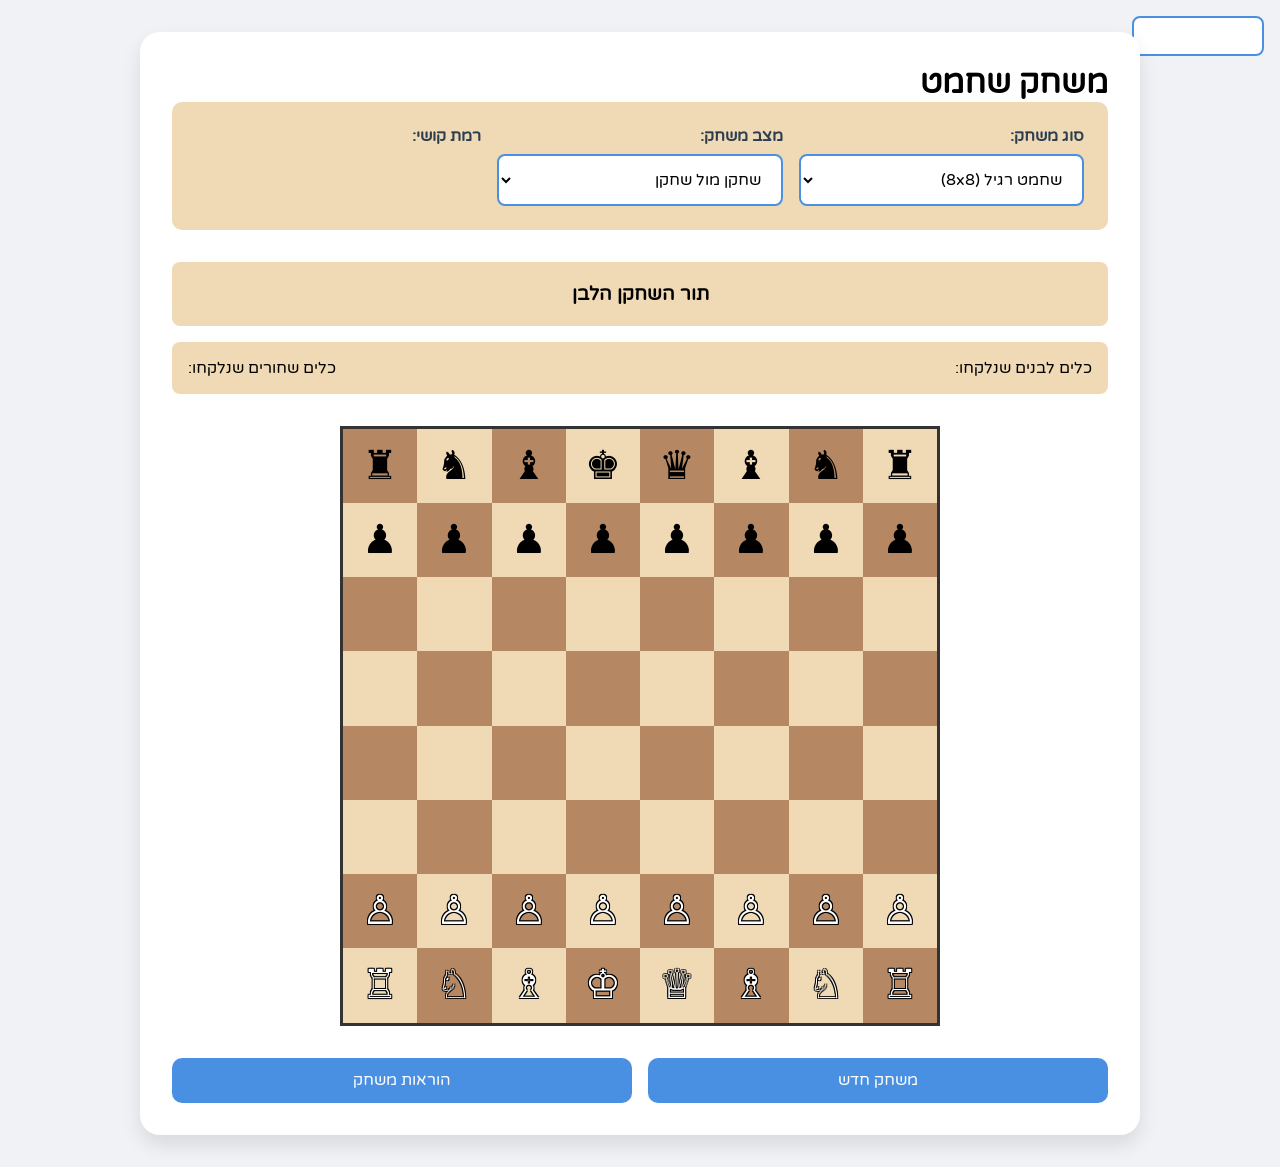
<file: MiniChess2.html>
<!DOCTYPE html>
<html dir="rtl" lang="he">
<head>
    <meta charset="UTF-8">
    <meta name="viewport" content="width=device-width, initial-scale=1.0">
    <title>משחק שחמט</title>
    <style>
        @import url('https://fonts.googleapis.com/css2?family=Varela+Round&display=swap');

        :root {
            --primary: #4A90E2;
            --background: #f0f2f5;
            --text: #2C3E50;
            --board-light: #f0d9b5;
            --board-dark: #b58863;
            --highlight: rgba(155, 199, 0, 0.41);
            --possible-move: rgba(20, 85, 30, 0.5);
            --capture: rgba(255, 0, 0, 0.2);
            --thinking: rgba(255, 215, 0, 0.3);
            --check: rgba(255, 0, 0, 0.5);
        }

        * {
            margin: 0;
            padding: 0;
            box-sizing: border-box;
            font-family: 'Varela Round', sans-serif;
        }

        body {
            background-color: var(--background);
            min-height: 100vh;
            display: flex;
            flex-direction: column;
            align-items: center;
            padding: 2rem;
        }

        .game-container {
            background: white;
            border-radius: 20px;
            padding: 2rem;
            box-shadow: 0 10px 20px rgba(0,0,0,0.1);
            max-width: 1000px;
            width: 100%;
            position: relative;
        }

        .game-settings {
            display: grid;
            grid-template-columns: repeat(auto-fit, minmax(200px, 1fr));
            gap: 1rem;
            margin-bottom: 2rem;
            padding: 1.5rem;
            background: var(--board-light);
            border-radius: 10px;
        }

        .setting-group {
            display: flex;
            flex-direction: column;
            gap: 0.5rem;
        }

        .setting-label {
            font-weight: bold;
            color: var(--text);
        }

        select {
            padding: 0.8rem 1rem;
            border: 2px solid var(--primary);
            border-radius: 8px;
            font-size: 1rem;
            cursor: pointer;
            background: white;
            transition: all 0.3s ease;
        }

        select:hover {
            border-color: #357ABD;
        }

        .board-container {
            position: relative;
            display: flex;
            justify-content: center;
            align-items: center;
            margin: 2rem 0;
        }

        .chess-board {
            display: grid;
            gap: 0;
            border: 3px solid #333;
            width: 100%;
            max-width: 600px;
            aspect-ratio: 1;
            background: var(--board-dark);
        }

        .board-8x8 { grid-template-columns: repeat(8, 1fr); }

        .cell {
            aspect-ratio: 1;
            display: flex;
            align-items: center;
            justify-content: center;
            font-size: 2.5rem;
            cursor: pointer;
            transition: all 0.3s ease;
            position: relative;
        }

        .cell.light { background-color: var(--board-light); }
        .cell.dark { background-color: var(--board-dark); }
        .cell.selected { background-color: var(--highlight); }

        .cell.check {
            background-color: var(--check);
            animation: pulse 2s infinite;
        }

        @keyframes pulse {
            0% { box-shadow: 0 0 0 0 var(--check); }
            70% { box-shadow: 0 0 0 10px rgba(255, 0, 0, 0); }
            100% { box-shadow: 0 0 0 0 rgba(255, 0, 0, 0); }
        }

        .cell.possible-move::after {
            content: '';
            position: absolute;
            width: 30%;
            height: 30%;
            background-color: var(--possible-move);
            border-radius: 50%;
        }

        .cell.capture-move::before {
            content: '';
            position: absolute;
            width: 90%;
            height: 90%;
            border: 4px solid var(--capture);
            border-radius: 50%;
        }

        .piece {
            width: 80%;
            height: 80%;
            display: flex;
            align-items: center;
            justify-content: center;
            font-size: 2.5rem;
            cursor: pointer;
            user-select: none;
            transition: transform 0.3s ease;
            border-radius: 50%;
        }

        .piece:hover {
            transform: scale(1.1);
        }

        .piece.white {
            color: white;
            text-shadow: -1px -1px 0 #000, 1px -1px 0 #000, -1px 1px 0 #000, 1px 1px 0 #000;
        }

        .piece.black {
            color: black;
        }

        .piece.in-check {
            background-color: var(--check);
            animation: pulse 2s infinite;
        }

        .status {
            text-align: center;
            margin: 1rem 0;
            padding: 1rem;
            background: var(--board-light);
            border-radius: 8px;
            font-size: 1.2rem;
            font-weight: bold;
            min-height: 4rem;
            display: flex;
            align-items: center;
            justify-content: center;
        }

        .status.check {
            background-color: var(--check);
            color: white;
            animation: statusPulse 2s infinite;
        }

        @keyframes statusPulse {
            0% { opacity: 1; }
            50% { opacity: 0.7; }
            100% { opacity: 1; }
        }

        .thinking-indicator {
            position: absolute;
            top: 50%;
            left: 50%;
            transform: translate(-50%, -50%);
            background: rgba(0, 0, 0, 0.8);
            color: white;
            padding: 1rem 2rem;
            border-radius: 10px;
            font-weight: bold;
            display: none;
            z-index: 10;
        }

        .captured-pieces {
            display: flex;
            justify-content: space-between;
            margin: 1rem 0;
            padding: 1rem;
            background: var(--board-light);
            border-radius: 8px;
        }

        .captured-section {
            display: flex;
            gap: 0.5rem;
            align-items: center;
            flex-wrap: wrap;
        }

        .captured-piece {
            font-size: 1.5rem;
        }

        .controls {
            display: grid;
            grid-template-columns: repeat(2, 1fr);
            gap: 1rem;
            margin-top: 2rem;
        }

        button {
            padding: 0.8rem 1.5rem;
            border: none;
            border-radius: 10px;
            background: var(--primary);
            color: white;
            font-size: 1rem;
            cursor: pointer;
            transition: all 0.3s ease;
        }

        button:hover {
            background: #357ABD;
            transform: translateY(-2px);
        }

        .back-button {
            position: absolute;
            top: 1rem;
            right: 1rem;
            padding: 0.5rem 1rem;
            background: white;
            border: 2px solid var(--primary);
            border-radius: 8px;
        }

        @media (max-width: 600px) {
            .game-container { padding: 1rem; }
            .game-settings { grid-template-columns: 1fr; }
            .chess-board { max-width: 360px; }
            .piece { font-size: 2rem; }
            .controls { grid-template-columns: 1fr; }
        }
    </style>
</head>
<body>
    <button class="back-button" onclick="window.location.href='index.html'">חזרה לתפריט</button>
    
    <div class="game-container">
        <div class="header">
            <h1>משחק שחמט</h1>
        </div>

        <div class="game-settings">
            <!-- Only 8x8 option is available now -->
            <div class="setting-group">
                <div class="setting-label">סוג משחק:</div>
                <select id="gameType" onchange="changeGameType()">
                    <option value="regular">שחמט רגיל (8x8)</option>
                </select>
            </div>
            
            <div class="setting-group">
                <div class="setting-label">מצב משחק:</div>
                <select id="gameMode" onchange="changeGameMode()">
                    <option value="two_players">שחקן מול שחקן</option>
                    <option value="computer">שחקן מול מחשב</option>
                </select>
            </div>
            
            <div class="setting-group">
                <div class="setting-label">רמת קושי:</div>
                <select id="difficulty">
                    <option value="easy">קל</option>
                    <option value="medium">בינוני</option>
                    <option value="hard">קשה</option>
                </select>
            </div>
        </div>

        <div class="status" id="status">תור השחקן הלבן</div>

        <div class="captured-pieces">
            <div class="captured-section" id="captured-white">
                <span>כלים לבנים שנלקחו:</span>
            </div>
            <div class="captured-section" id="captured-black">
                <span>כלים שחורים שנלקחו:</span>
            </div>
        </div>

        <div class="board-container">
            <div class="thinking-indicator" id="thinking">המחשב חושב...</div>
            <div class="chess-board" id="board"></div>
        </div>

        <div class="controls">
            <button onclick="resetGame()">משחק חדש</button>
            <button onclick="showHelp()">הוראות משחק</button>
        </div>
    </div>

    <script>
        // הגדרות בסיסיות
        let BOARD_SIZE = 8; // Default to 8x8
        let board = [];
        let selectedCell = null;
        let currentPlayer = 'white';
        let possibleMoves = [];
        let capturedPieces = {
            white: [],
            black: []
        };
        let isComputerTurn = false;
        let isGameOver = false;
        let isThinking = false;

        // ערכי כלים למחשב
        const PIECE_VALUES = {
            'pawn': 1,
            'knight': 3,
            'bishop': 3,
            'rook': 5,
            'queen': 9,
            'king': Infinity
        };

        const PIECES = {
            // כלים לבנים
            WHITE_KING: { symbol: '♔', type: 'king', color: 'white' },
            WHITE_QUEEN: { symbol: '♕', type: 'queen', color: 'white' },
            WHITE_ROOK: { symbol: '♖', type: 'rook', color: 'white' },
            WHITE_BISHOP: { symbol: '♗', type: 'bishop', color: 'white' },
            WHITE_KNIGHT: { symbol: '♘', type: 'knight', color: 'white' },
            WHITE_PAWN: { symbol: '♙', type: 'pawn', color: 'white' },
            // כלים שחורים
            BLACK_KING: { symbol: '♚', type: 'king', color: 'black' },
            BLACK_QUEEN: { symbol: '♛', type: 'queen', color: 'black' },
            BLACK_ROOK: { symbol: '♜', type: 'rook', color: 'black' },
            BLACK_BISHOP: { symbol: '♝', type: 'bishop', color: 'black' },
            BLACK_KNIGHT: { symbol: '♞', type: 'knight', color: 'black' },
            BLACK_PAWN: { symbol: '♟', type: 'pawn', color: 'black' }
        };

        // פונקציות בסיסיות
        function changeGameMode() {
            const mode = document.getElementById('gameMode').value;
            const difficultySelect = document.getElementById('difficulty');
            difficultySelect.style.display = mode === 'computer' ? 'block' : 'none';
            resetGame();
        }

        function changeGameType() {
            // Only 8x8 remains; we can keep the code flexible if you decide to add more types in future
            const gameType = document.getElementById('gameType').value;
            BOARD_SIZE = 8; 
            resetGame();
        }

        function showHelp() {
            const isComputer = document.getElementById('gameMode').value === 'computer';
            const helpText = 
                `הוראות משחק שחמט רגיל:
                1. המשחק מתנהל על לוח 8x8
                2. כל שחקן מתחיל עם 16 כלים
                3. המטרה היא לבצע מט למלך היריב
                4. ${isComputer ? 'השחקן הלבן מתחיל' : 'הלבן מתחיל'}`;
            alert(helpText);
        }

        function resetGame() {
            selectedCell = null;
            possibleMoves = [];
            currentPlayer = 'white';
            isComputerTurn = false;
            isGameOver = false;
            isThinking = false;
            capturedPieces = { white: [], black: [] };
            
            createBoard();
            updateStatus();
            updateCapturedPieces();
            
            document.getElementById('thinking').style.display = 'none';
        }

        // פונקציות יצירת לוח
        function createBoard() {
            board = Array(BOARD_SIZE).fill().map(() => Array(BOARD_SIZE).fill(null));
            setupRegularBoard();
            renderBoard();
        }

        function setupRegularBoard() {
            // שורה ראשונה שחורה
            board[0][0] = PIECES.BLACK_ROOK;
            board[0][1] = PIECES.BLACK_KNIGHT;
            board[0][2] = PIECES.BLACK_BISHOP;
            board[0][3] = PIECES.BLACK_QUEEN;
            board[0][4] = PIECES.BLACK_KING;
            board[0][5] = PIECES.BLACK_BISHOP;
            board[0][6] = PIECES.BLACK_KNIGHT;
            board[0][7] = PIECES.BLACK_ROOK;

            // חיילים שחורים
            for (let i = 0; i < 8; i++) {
                board[1][i] = PIECES.BLACK_PAWN;
            }

            // חיילים לבנים
            for (let i = 0; i < 8; i++) {
                board[6][i] = PIECES.WHITE_PAWN;
            }

            // שורה אחרונה לבנה
            board[7][0] = PIECES.WHITE_ROOK;
            board[7][1] = PIECES.WHITE_KNIGHT;
            board[7][2] = PIECES.WHITE_BISHOP;
            board[7][3] = PIECES.WHITE_QUEEN;
            board[7][4] = PIECES.WHITE_KING;
            board[7][5] = PIECES.WHITE_BISHOP;
            board[7][6] = PIECES.WHITE_KNIGHT;
            board[7][7] = PIECES.WHITE_ROOK;
        }

        function renderBoard() {
            const boardElement = document.getElementById('board');
            boardElement.innerHTML = '';
            boardElement.className = `chess-board board-${BOARD_SIZE}x${BOARD_SIZE}`;

            for (let row = 0; row < BOARD_SIZE; row++) {
                for (let col = 0; col < BOARD_SIZE; col++) {
                    const cell = document.createElement('div');
                    cell.className = `cell ${(row + col) % 2 === 0 ? 'light' : 'dark'}`;
                    cell.dataset.row = row;
                    cell.dataset.col = col;
                    
                    const piece = board[row][col];
                    if (piece) {
                        const pieceDiv = document.createElement('div');
                        pieceDiv.className = `piece ${piece.color}`;
                        
                        if (piece.type === 'king' && isKingInCheck(piece.color)) {
                            pieceDiv.classList.add('in-check');
                        }
                        
                        pieceDiv.textContent = piece.symbol;
                        cell.appendChild(pieceDiv);
                    }

                    if (selectedCell && row === selectedCell.row && col === selectedCell.col) {
                        cell.classList.add('selected');
                    }

                    const isValidMove = possibleMoves.some(move => 
                        move.row === row && move.col === col
                    );
                    if (isValidMove) {
                        cell.classList.add(board[row][col] ? 'capture-move' : 'possible-move');
                    }

                    cell.addEventListener('click', () => handleCellClick(row, col));
                    boardElement.appendChild(cell);
                }
            }
        }

        function calculatePossibleMovesSimple(tempBoard, row, col) {
            const piece = tempBoard[row][col];
            if (!piece) return [];

            const moves = [];
            
            switch(piece.type) {
                case 'pawn':
                    const direction = piece.color === 'white' ? -1 : 1;
                    
                    // תנועה קדימה
                    if (isValidPosition(row + direction, col) && !tempBoard[row + direction][col]) {
                        moves.push({row: row + direction, col: col});
                        
                        // צעד ראשון כפול
                        const startRow = piece.color === 'white' ? BOARD_SIZE - 2 : 1;
                        if (row === startRow && !tempBoard[row + direction * 2][col]) {
                            moves.push({row: row + direction * 2, col: col});
                        }
                    }
                    
                    // תפיסה באלכסון
                    for (const colOffset of [-1, 1]) {
                        const newRow = row + direction;
                        const newCol = col + colOffset;
                        if (isValidPosition(newRow, newCol) && 
                            tempBoard[newRow][newCol]?.color !== piece.color &&
                            tempBoard[newRow][newCol] !== null) {
                            moves.push({row: newRow, col: newCol});
                        }
                    }
                    break;

                case 'knight':
                    const knightMoves = [[-2,-1], [-2,1], [-1,-2], [-1,2], [1,-2], [1,2], [2,-1], [2,1]];
                    for (const [dx, dy] of knightMoves) {
                        const newRow = row + dx;
                        const newCol = col + dy;
                        if (isValidPosition(newRow, newCol) && 
                            (!tempBoard[newRow][newCol] || tempBoard[newRow][newCol].color !== piece.color)) {
                            moves.push({row: newRow, col: newCol});
                        }
                    }
                    break;

                case 'bishop':
                case 'rook':
                case 'queen':
                    const directions = [];
                    if (piece.type === 'bishop' || piece.type === 'queen') {
                        directions.push(...[[-1,-1], [-1,1], [1,-1], [1,1]]);
                    }
                    if (piece.type === 'rook' || piece.type === 'queen') {
                        directions.push(...[[-1,0], [1,0], [0,-1], [0,1]]);
                    }
                    
                    for (const [dx, dy] of directions) {
                        let newRow = row + dx;
                        let newCol = col + dy;
                        while (isValidPosition(newRow, newCol)) {
                            if (!tempBoard[newRow][newCol]) {
                                moves.push({row: newRow, col: newCol});
                            } else {
                                if (tempBoard[newRow][newCol].color !== piece.color) {
                                    moves.push({row: newRow, col: newCol});
                                }
                                break;
                            }
                            newRow += dx;
                            newCol += dy;
                        }
                    }
                    break;

                case 'king':
                    const kingMoves = [[-1,-1], [-1,0], [-1,1], [0,-1], [0,1], [1,-1], [1,0], [1,1]];
                    for (const [dx, dy] of kingMoves) {
                        const newRow = row + dx;
                        const newCol = col + dy;
                        if (isValidPosition(newRow, newCol) && 
                            (!tempBoard[newRow][newCol] || tempBoard[newRow][newCol].color !== piece.color)) {
                            moves.push({row: newRow, col: newCol});
                        }
                    }
                    break;
            }
            
            return moves;
        }

        // חישוב מהלכים וטיפול במהלכים
        function calculatePossibleMoves(row, col) {
            const piece = board[row][col];
            if (!piece) return [];

            const moves = calculatePossibleMovesSimple(board, row, col);

            // סינון מהלכים שישאירו את המלך בשח
            return moves.filter(move => {
                const tempBoard = board.map(row => [...row]);
                tempBoard[move.row][move.col] = tempBoard[row][col];
                tempBoard[row][col] = null;
                return !isKingInCheckAfterMove(tempBoard, piece.color);
            });
        }

        function isValidPosition(row, col) {
            return row >= 0 && row < BOARD_SIZE && col >= 0 && col < BOARD_SIZE;
        }

        function handleCellClick(row, col) {
            if (isComputerTurn || isGameOver || isThinking) return;

            const piece = board[row][col];
            
            // בחירת כלי
            if (piece && piece.color === currentPlayer && (!selectedCell || 
                selectedCell.row !== row || selectedCell.col !== col)) {
                selectedCell = { row, col };
                possibleMoves = calculatePossibleMoves(row, col);
                renderBoard();
                return;
            }

            // ביצוע מהלך
            if (selectedCell && possibleMoves.some(move => 
                move.row === row && move.col === col)) {
                makeMove(selectedCell.row, selectedCell.col, row, col);
                selectedCell = null;
                possibleMoves = [];
            } else {
                selectedCell = null;
                possibleMoves = [];
            }
            
            renderBoard();
        }

        function makeMove(fromRow, fromCol, toRow, toCol) {
            const movingPiece = board[fromRow][fromCol];
            const capturedPiece = board[toRow][toCol];
            if (capturedPiece) {
                capturedPieces[capturedPiece.color].push(capturedPiece);
                updateCapturedPieces();
            }

            // Move the piece
            board[toRow][toCol] = movingPiece;
            board[fromRow][fromCol] = null;

            // **Pawn Promotion** check
            if (movingPiece.type === 'pawn') {
                // If white pawn reaches top row
                if (movingPiece.color === 'white' && toRow === 0) {
                    board[toRow][toCol] = PIECES.WHITE_QUEEN;
                }
                // If black pawn reaches bottom row
                else if (movingPiece.color === 'black' && toRow === BOARD_SIZE - 1) {
                    board[toRow][toCol] = PIECES.BLACK_QUEEN;
                }
            }

            // Switch turn
            currentPlayer = currentPlayer === 'white' ? 'black' : 'white';
            updateStatus();

            if (checkGameEnd()) return;

            // תור המחשב
            if (document.getElementById('gameMode').value === 'computer' && 
                currentPlayer === 'black' && !isGameOver) {
                isComputerTurn = true;
                isThinking = true;
                document.getElementById('thinking').style.display = 'block';
                setTimeout(() => {
                    makeComputerMove();
                    document.getElementById('thinking').style.display = 'none';
                    isThinking = false;
                    isComputerTurn = false;
                }, 500);
            }
        }

        function makeComputerMove() {
            const difficulty = document.getElementById('difficulty').value;
            let move;

            switch(difficulty) {
                case 'easy':
                    move = makeRandomMove();
                    break;
                case 'medium':
                    move = makeMediumMove();
                    break;
                case 'hard':
                    move = makeHardMove();
                    break;
            }

            if (move) {
                makeMove(move.fromRow, move.fromCol, move.toRow, move.toCol);
            }
            
            renderBoard();
        }

        function evaluatePosition() {
            let score = 0;

            for (let row = 0; row < BOARD_SIZE; row++) {
                for (let col = 0; col < BOARD_SIZE; col++) {
                    const piece = board[row][col];
                    if (piece) {
                        const value = PIECE_VALUES[piece.type];
                        score += piece.color === 'white' ? -value : value;

                        const centerBonus = 0.1;
                        const distanceFromCenter = Math.abs(col - BOARD_SIZE/2) + Math.abs(row - BOARD_SIZE/2);
                        score += piece.color === 'white' ? 
                            -centerBonus / (distanceFromCenter + 1) : 
                            centerBonus / (distanceFromCenter + 1);
                    }
                }
            }

            if (isKingInCheck('white')) score += 2;
            if (isKingInCheck('black')) score -= 2;

            return score;
        }

        function makeRandomMove() {
            const allMoves = getAllPossibleMoves('black');
            if (allMoves.length === 0) return null;
            return allMoves[Math.floor(Math.random() * allMoves.length)];
        }

        function makeMediumMove() {
            const allMoves = getAllPossibleMoves('black');
            if (allMoves.length === 0) return null;

            const scoredMoves = allMoves.map(move => {
                const tempBoard = JSON.parse(JSON.stringify(board));
                
                // Execute move on temp board
                tempBoard[move.toRow][move.toCol] = tempBoard[move.fromRow][move.fromCol];
                tempBoard[move.fromRow][move.fromCol] = null;
                
                let score = 0;
                
                // Capture bonus
                if (board[move.toRow][move.toCol]) {
                    score += PIECE_VALUES[board[move.toRow][move.toCol].type] * 2;
                }
                
                // Check if move leads to check
                const originalBoard = [...board];
                board = tempBoard;
                if (isKingInCheck('white')) {
                    score += 5;
                }
                board = originalBoard;
                
                return {
                    ...move,
                    score: score
                };
            });

            scoredMoves.sort((a, b) => b.score - a.score);
            const bestScore = scoredMoves[0].score;
            const bestMoves = scoredMoves.filter(move => move.score === bestScore);
            return bestMoves[Math.floor(Math.random() * bestMoves.length)];
        }

        function makeHardMove() {
            const maxDepth = 3;
            let bestMove = null;
            let bestScore = -Infinity;

            function minimax(depth, alpha, beta, isMaximizing) {
                if (depth === 0) return evaluatePosition();

                const moves = getAllPossibleMoves(isMaximizing ? 'black' : 'white');
                if (moves.length === 0) {
                    return isMaximizing ? -Infinity : Infinity;
                }

                if (isMaximizing) {
                    let maxScore = -Infinity;
                    for (const move of moves) {
                        const tempPiece = board[move.toRow][move.toCol];
                        board[move.toRow][move.toCol] = board[move.fromRow][move.fromCol];
                        board[move.fromRow][move.fromCol] = null;

                        const score = minimax(depth - 1, alpha, beta, false);

                        board[move.fromRow][move.fromCol] = board[move.toRow][move.toCol];
                        board[move.toRow][move.toCol] = tempPiece;

                        if (score > maxScore) {
                            maxScore = score;
                            if (depth === maxDepth) bestMove = move;
                        }
                        alpha = Math.max(alpha, score);
                        if (beta <= alpha) break;
                    }
                    return maxScore;
                } else {
                    let minScore = Infinity;
                    for (const move of moves) {
                        const tempPiece = board[move.toRow][move.toCol];
                        board[move.toRow][move.toCol] = board[move.fromRow][move.fromCol];
                        board[move.fromRow][move.fromCol] = null;

                        const score = minimax(depth - 1, alpha, beta, true);

                        board[move.fromRow][move.fromCol] = board[move.toRow][move.toCol];
                        board[move.toRow][move.toCol] = tempPiece;

                        minScore = Math.min(minScore, score);
                        beta = Math.min(beta, score);
                        if (beta <= alpha) break;
                    }
                    return minScore;
                }
            }

            minimax(maxDepth, -Infinity, Infinity, true);
            return bestMove;
        }

        function getAllPossibleMoves(color) {
            const moves = [];
            for (let row = 0; row < BOARD_SIZE; row++) {
                for (let col = 0; col < BOARD_SIZE; col++) {
                    const piece = board[row][col];
                    if (piece?.color === color) {
                        const possibleMoves = calculatePossibleMoves(row, col);
                        possibleMoves.forEach(move => {
                            moves.push({
                                fromRow: row,
                                fromCol: col,
                                toRow: move.row,
                                toCol: move.col
                            });
                        });
                    }
                }
            }
            return moves;
        }

        function isKingInCheck(color) {
            let kingRow, kingCol;
            for (let row = 0; row < BOARD_SIZE; row++) {
                for (let col = 0; col < BOARD_SIZE; col++) {
                    const piece = board[row][col];
                    if (piece?.type === 'king' && piece.color === color) {
                        kingRow = row;
                        kingCol = col;
                        break;
                    }
                }
            }

            const opponentColor = color === 'white' ? 'black' : 'white';
            for (let row = 0; row < BOARD_SIZE; row++) {
                for (let col = 0; col < BOARD_SIZE; col++) {
                    const piece = board[row][col];
                    if (piece?.color === opponentColor) {
                        const moves = calculatePossibleMovesSimple(board, row, col);
                        if (moves.some(move => move.row === kingRow && move.col === kingCol)) {
                            return true;
                        }
                    }
                }
            }
            return false;
        }

        function isKingInCheckAfterMove(tempBoard, color) {
            let kingRow, kingCol;
            for (let row = 0; row < BOARD_SIZE; row++) {
                for (let col = 0; col < BOARD_SIZE; col++) {
                    const piece = tempBoard[row][col];
                    if (piece?.type === 'king' && piece.color === color) {
                        kingRow = row;
                        kingCol = col;
                        break;
                    }
                }
            }

            const opponentColor = color === 'white' ? 'black' : 'white';
            for (let row = 0; row < BOARD_SIZE; row++) {
                for (let col = 0; col < BOARD_SIZE; col++) {
                    const piece = tempBoard[row][col];
                    if (piece?.color === opponentColor) {
                        const moves = calculatePossibleMovesSimple(tempBoard, row, col);
                        if (moves.some(move => move.row === kingRow && move.col === kingCol)) {
                            return true;
                        }
                    }
                }
            }
            return false;
        }

        // פונקציות עזר
        function updateStatus() {
            const statusElement = document.getElementById('status');
            if (isGameOver) return;

            const isComputerMode = document.getElementById('gameMode').value === 'computer';
            const playerText = currentPlayer === 'white' 
                ? 'הלבן' 
                : (isComputerMode ? 'המחשב' : 'השחור');

            let statusText = `תור השחקן ${playerText}`;

            if (isKingInCheck(currentPlayer)) {
                statusText = `שח! ${statusText}`;
                statusElement.classList.add('check');
            } else {
                statusElement.classList.remove('check');
            }

            statusElement.textContent = statusText;
        }

        function updateCapturedPieces() {
            ['white', 'black'].forEach(color => {
                const container = document.getElementById(`captured-${color}`);
                container.innerHTML = `<span>כלים ${color === 'white' ? 'לבנים' : 'שחורים'} שנלקחו:</span>`;
                capturedPieces[color].forEach(piece => {
                    const pieceSpan = document.createElement('span');
                    pieceSpan.className = `captured-piece ${color}`;
                    pieceSpan.textContent = piece.symbol;
                    container.appendChild(pieceSpan);
                });
            });
        }

        function checkGameEnd() {
            if (isKingInCheck(currentPlayer)) {
                const moves = getAllPossibleMoves(currentPlayer);
                if (moves.length === 0) {
                    const winner = currentPlayer === 'white' ? 'השחור' : 'הלבן';
                    document.getElementById('status').textContent = `מט! המלך ${winner} ניצח!`;
                    isGameOver = true;
                    return true;
                }
            }

            const moves = getAllPossibleMoves(currentPlayer);
            if (moves.length === 0) {
                document.getElementById('status').textContent = 'פט! המשחק הסתיים בתיקו';
                isGameOver = true;
                return true;
            }

            return false;
        }

        // אתחול המשחק
        changeGameMode();
        resetGame();
    </script>
</body>
</html>
</file>
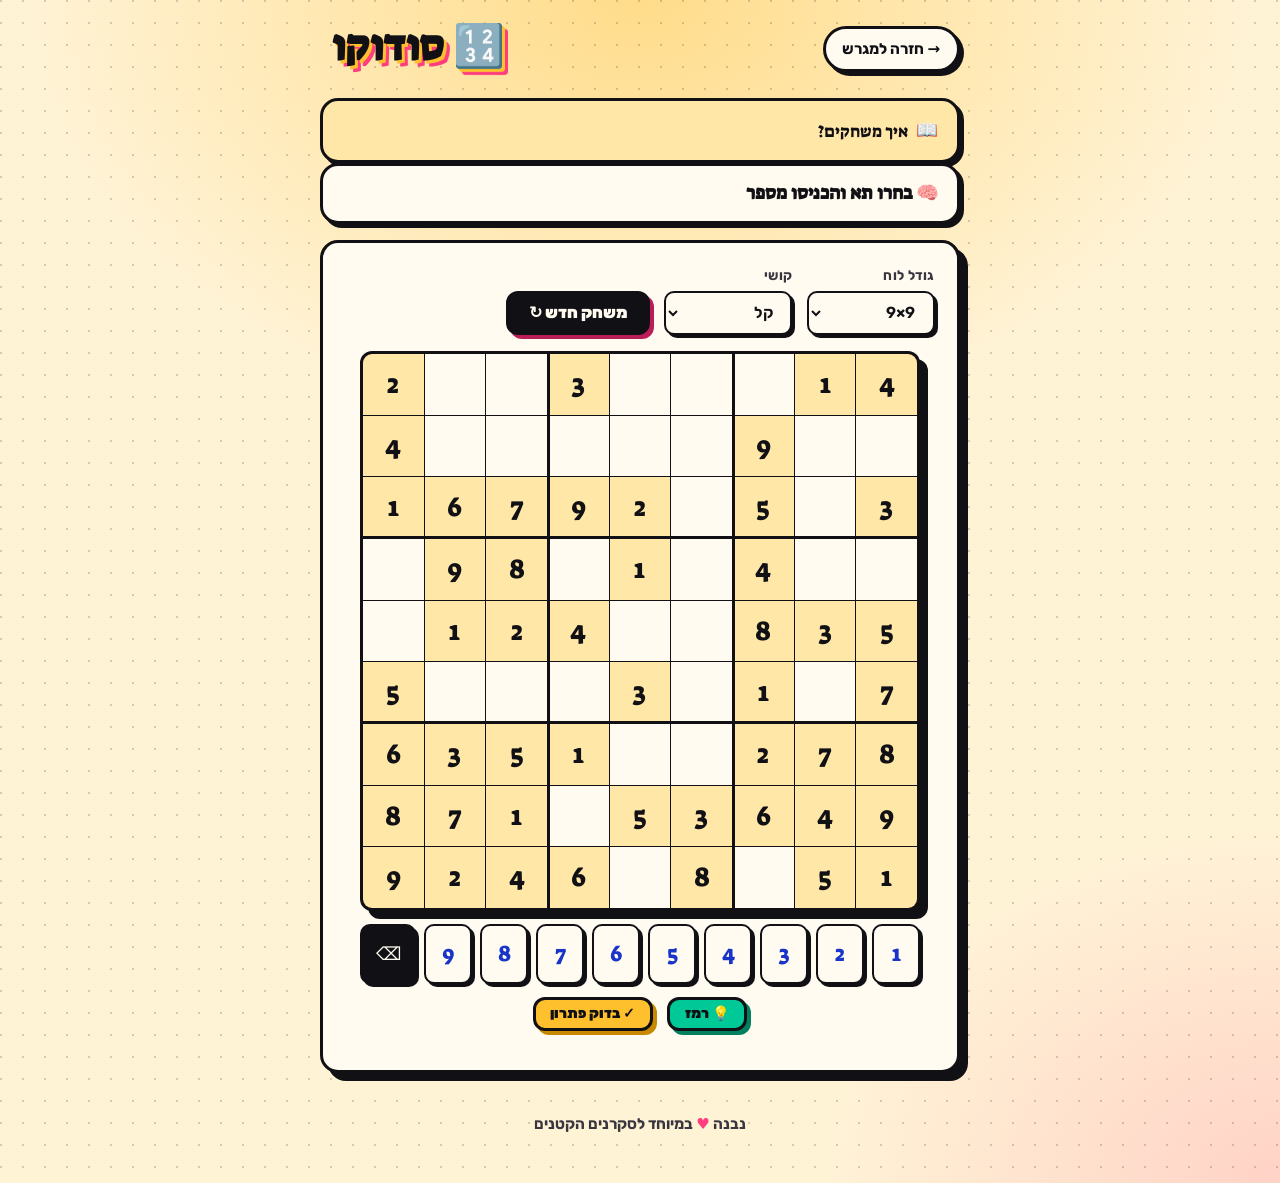
<file: sudoku.html>
<!DOCTYPE html>
<html dir="rtl" lang="he">
<head>
    <meta charset="UTF-8">
    <meta name="viewport" content="width=device-width, initial-scale=1.0">
    <title>סודוקו · מגרש המשחקים</title>
    <link rel="preconnect" href="https://fonts.googleapis.com">
    <link rel="preconnect" href="https://fonts.gstatic.com" crossorigin>
    <link href="https://fonts.googleapis.com/css2?family=Suez+One&family=Rubik:wght@400;500;700;900&display=swap" rel="stylesheet">
    <link rel="stylesheet" href="theme.css">
    <style>
        .page { max-width: 640px; }

        .sudoku-board {
            display: grid;
            background: var(--ink);
            border: 3.5px solid var(--ink);
            border-radius: 12px;
            overflow: hidden;
            margin: 0.6rem auto;
            max-width: 560px;
            gap: 1px;
            box-shadow: var(--shadow);
        }
        .cell {
            background: var(--cream);
            aspect-ratio: 1;
            display: flex;
            align-items: center;
            justify-content: center;
            font-family: 'Suez One', serif;
            font-size: clamp(1.1rem, 3vw, 1.7rem);
            cursor: pointer;
            transition: background 0.15s ease, transform 0.1s ease;
            position: relative;
            user-select: none;
            color: var(--c3-d);
        }
        .cell.initial {
            color: var(--ink);
            cursor: not-allowed;
            background: var(--paper-2);
        }
        .cell:not(.initial):hover { background: #FFF9DC; }
        .cell.same-row, .cell.same-col, .cell.same-box {
            background: #FFEFB8;
        }
        .cell.same-row.initial, .cell.same-col.initial, .cell.same-box.initial {
            background: #FFE26A;
        }
        .cell.selected {
            background: var(--c2) !important;
            box-shadow: inset 0 0 0 3px var(--ink);
            z-index: 2;
        }
        .cell.error {
            background: #FFC3B2 !important;
            color: var(--c5-d);
            animation: shake 0.35s ease;
        }
        .cell.hint {
            background: var(--c4) !important;
            color: var(--ink);
            animation: hint-pulse 0.8s ease;
        }
        @keyframes shake {
            0%, 100% { transform: translateX(0); }
            25% { transform: translateX(-3px); }
            75% { transform: translateX(3px); }
        }
        @keyframes hint-pulse {
            0%   { transform: scale(1); }
            40%  { transform: scale(1.18); }
            100% { transform: scale(1); }
        }

        /* thick borders separating boxes via background-color of grid lines */
        .size-4 { grid-template-columns: repeat(4, 1fr); }
        .size-6 { grid-template-columns: repeat(6, 1fr); }
        .size-9 { grid-template-columns: repeat(9, 1fr); }

        /* thick box separators using border on each cell */
        .size-4 .cell { border: none; }
        .size-4 .cell[data-col="1"], .size-4 .cell[data-col="3"] { box-shadow: inset 2px 0 0 0 var(--ink); }
        .size-4 .cell[data-row="1"], .size-4 .cell[data-row="3"] { box-shadow: inset 0 -2px 0 0 var(--ink); }
        .size-4 .cell[data-row="1"][data-col="1"],
        .size-4 .cell[data-row="1"][data-col="3"],
        .size-4 .cell[data-row="3"][data-col="1"],
        .size-4 .cell[data-row="3"][data-col="3"] { box-shadow: inset 2px 0 0 0 var(--ink), inset 0 -2px 0 0 var(--ink); }

        .size-6 .cell[data-col="1"], .size-6 .cell[data-col="3"], .size-6 .cell[data-col="5"] { box-shadow: inset 2px 0 0 0 var(--ink); }
        .size-6 .cell[data-row="2"] { box-shadow: inset 0 -2px 0 0 var(--ink); }
        .size-6 .cell[data-row="2"][data-col="1"],
        .size-6 .cell[data-row="2"][data-col="3"],
        .size-6 .cell[data-row="2"][data-col="5"] { box-shadow: inset 2px 0 0 0 var(--ink), inset 0 -2px 0 0 var(--ink); }

        .size-9 .cell[data-col="2"], .size-9 .cell[data-col="5"] { box-shadow: inset 2px 0 0 0 var(--ink); }
        .size-9 .cell[data-row="2"], .size-9 .cell[data-row="5"] { box-shadow: inset 0 -2px 0 0 var(--ink); }
        .size-9 .cell[data-row="2"][data-col="2"],
        .size-9 .cell[data-row="2"][data-col="5"],
        .size-9 .cell[data-row="5"][data-col="2"],
        .size-9 .cell[data-row="5"][data-col="5"] { box-shadow: inset 2px 0 0 0 var(--ink), inset 0 -2px 0 0 var(--ink); }

        /* selection override should still show */
        .cell.selected { box-shadow: inset 0 0 0 3px var(--ink) !important; }

        .number-pad {
            display: grid;
            gap: 0.5rem;
            margin-top: 0.8rem;
            max-width: 560px;
            margin-inline: auto;
        }
        .num-btn {
            padding: 0.85rem;
            background: var(--cream);
            border: 2.5px solid var(--ink);
            border-radius: 10px;
            box-shadow: 3px 3px 0 var(--ink);
            font-family: 'Suez One', serif;
            font-size: 1.4rem;
            cursor: pointer;
            transition: transform 0.12s ease, box-shadow 0.12s ease, background 0.12s ease;
            color: var(--c3-d);
        }
        .num-btn:hover {
            background: var(--c2);
            transform: translate(-2px, -2px);
            box-shadow: 5px 5px 0 var(--ink);
        }
        .num-btn:active {
            transform: translate(1px, 1px);
            box-shadow: 2px 2px 0 var(--ink);
        }
        .num-btn.erase {
            background: var(--ink);
            color: var(--cream);
            font-family: 'Rubik', sans-serif;
            font-size: 1.1rem;
        }
        .num-btn.erase:hover { background: var(--c5); }

        .hint-msg {
            background: var(--c4);
            border: 2.5px solid var(--ink);
            border-radius: 12px;
            padding: 0.8rem 1rem;
            margin-top: 0.8rem;
            font-weight: 700;
            box-shadow: 3px 3px 0 var(--ink);
            display: none;
        }
    </style>
</head>
<body>
<div class="page">

    <div class="topbar">
        <a class="back-btn" href="index.html">→ חזרה למגרש</a>
        <h1 class="page-title">🔢 סודוקו</h1>
    </div>

    <details class="rules">
        <summary>איך משחקים?</summary>
        <ul>
            <li>מלאו את הלוח כך שבכל <strong>שורה</strong>, בכל <strong>עמודה</strong>, ובכל <strong>תיבה</strong> יופיעו כל המספרים פעם אחת בלבד.</li>
            <li>4×4 — מספרים 1–4 · 6×6 — מספרים 1–6 · 9×9 — מספרים 1–9.</li>
            <li>השתמשו בלוח המספרים, או בלוח־מקשים (מספרים, חצים, Backspace).</li>
            <li>נתקעתם? לחצו "רמז" — נחשוף לכם תא אחד.</li>
        </ul>
    </details>

    <div class="status" id="status">
        <span class="status__msg" id="status-msg">🧠 בחרו תא והכניסו מספר</span>
    </div>

    <div class="card">
        <div class="form-row">
            <div class="form-field">
                <label class="form-label" for="board-size">גודל לוח</label>
                <select class="select" id="board-size" onchange="initializeGame()">
                    <option value="4">4×4</option>
                    <option value="6">6×6</option>
                    <option value="9" selected>9×9</option>
                </select>
            </div>
            <div class="form-field">
                <label class="form-label" for="difficulty">קושי</label>
                <select class="select" id="difficulty" onchange="newGame()">
                    <option value="easy">קל</option>
                    <option value="medium">בינוני</option>
                    <option value="hard">קשה</option>
                </select>
            </div>
            <div class="form-field">
                <label class="form-label">&nbsp;</label>
                <button class="btn btn--pink" onclick="newGame()">משחק חדש ↻</button>
            </div>
        </div>

        <div class="sudoku-board size-9" id="board"></div>

        <div class="number-pad" id="number-pad"></div>

        <div class="form-row" style="justify-content:center; margin-top:0.8rem">
            <button class="btn btn--mint btn--sm" onclick="getHint()">💡 רמז</button>
            <button class="btn btn--yellow btn--sm" onclick="checkSolution()">✓ בדוק פתרון</button>
        </div>

        <div class="hint-msg" id="hint"></div>
    </div>

    <footer class="footer">
        <p>נבנה <span class="heart">♥</span> במיוחד לסקרנים הקטנים</p>
    </footer>
</div>

<div class="modal-backdrop" id="modal">
    <div class="modal">
        <h2 id="modal-title">🏆 פתרת!</h2>
        <p id="modal-text"></p>
        <div class="modal-actions">
            <button class="btn btn--pink" onclick="closeModal(); newGame();">משחק חדש ↻</button>
            <a class="btn btn--ghost" href="index.html">למגרש</a>
        </div>
    </div>
</div>

<script>
    let board = [];
    let solution = [];
    let selectedCell = null;
    let difficulty = 'easy';
    let boardSize = 9;

    function boxDims(size) {
        return size === 6 ? { w: 3, h: 2 } : { w: Math.sqrt(size), h: Math.sqrt(size) };
    }

    function initializeGame() {
        boardSize = parseInt(document.getElementById('board-size').value);
        const boardElement = document.getElementById('board');
        boardElement.className = `sudoku-board size-${boardSize}`;
        updateNumberPad();
        createBoard();
        newGame();
    }

    function updateNumberPad() {
        const pad = document.getElementById('number-pad');
        pad.innerHTML = '';
        pad.style.gridTemplateColumns = `repeat(${boardSize + 1}, 1fr)`;
        for (let i = 1; i <= boardSize; i++) {
            const button = document.createElement('button');
            button.className = 'num-btn';
            button.textContent = i;
            button.onclick = () => setNumber(i);
            pad.appendChild(button);
        }
        const erase = document.createElement('button');
        erase.className = 'num-btn erase';
        erase.textContent = '⌫';
        erase.onclick = () => setNumber(0);
        pad.appendChild(erase);
    }

    function createBoard() {
        const boardElement = document.getElementById('board');
        boardElement.innerHTML = '';
        for (let row = 0; row < boardSize; row++) {
            for (let col = 0; col < boardSize; col++) {
                const cell = document.createElement('div');
                cell.className = 'cell';
                cell.setAttribute('data-row', row);
                cell.setAttribute('data-col', col);
                cell.addEventListener('click', () => selectCell(row, col));
                boardElement.appendChild(cell);
            }
        }
    }

    function highlightRelatedCells(row, col) {
        const cells = document.getElementsByClassName('cell');
        const { w: boxWidth, h: boxHeight } = boxDims(boardSize);
        const boxStartRow = Math.floor(row / boxHeight) * boxHeight;
        const boxStartCol = Math.floor(col / boxWidth) * boxWidth;

        Array.from(cells).forEach(cell => {
            cell.classList.remove('same-row', 'same-col', 'same-box');
        });
        for (let i = 0; i < boardSize; i++) {
            if (i !== col) document.querySelector(`[data-row="${row}"][data-col="${i}"]`)?.classList.add('same-row');
            if (i !== row) document.querySelector(`[data-row="${i}"][data-col="${col}"]`)?.classList.add('same-col');
        }
        for (let i = 0; i < boxHeight; i++) {
            for (let j = 0; j < boxWidth; j++) {
                const r = boxStartRow + i, c = boxStartCol + j;
                if (r !== row || c !== col) document.querySelector(`[data-row="${r}"][data-col="${c}"]`)?.classList.add('same-box');
            }
        }
    }

    function selectCell(row, col) {
        if (board[row][col] !== 0 && solution[row][col] === board[row][col]) return;
        if (selectedCell) {
            const prev = document.querySelector(`[data-row="${selectedCell.row}"][data-col="${selectedCell.col}"]`);
            prev.classList.remove('selected');
        }
        selectedCell = { row, col };
        const cell = document.querySelector(`[data-row="${row}"][data-col="${col}"]`);
        cell.classList.add('selected');
        highlightRelatedCells(row, col);
    }

    function generateSolution() {
        solution = Array(boardSize).fill().map(() => Array(boardSize).fill(0));
        fillBoard(solution);
        return solution.map(row => [...row]);
    }

    function fillBoard(b, row = 0, col = 0) {
        if (col === boardSize) { row++; col = 0; }
        if (row === boardSize) return true;
        if (b[row][col] !== 0) return fillBoard(b, row, col + 1);
        const nums = shuffle(Array.from({ length: boardSize }, (_, i) => i + 1));
        for (const num of nums) {
            if (isValidMove(b, row, col, num)) {
                b[row][col] = num;
                if (fillBoard(b, row, col + 1)) return true;
                b[row][col] = 0;
            }
        }
        return false;
    }

    function createPuzzle() {
        const full = generateSolution();
        board = full.map(row => [...row]);
        const removalRates = {
            4: { easy: 0.25, medium: 0.375, hard: 0.5 },
            6: { easy: 0.30, medium: 0.40,  hard: 0.5 },
            9: { easy: 0.40, medium: 0.50,  hard: 0.6 }
        };
        const cellsToRemove = Math.floor(boardSize * boardSize * removalRates[boardSize][difficulty]);
        let count = 0;
        while (count < cellsToRemove) {
            const row = Math.floor(Math.random() * boardSize);
            const col = Math.floor(Math.random() * boardSize);
            if (board[row][col] !== 0) { board[row][col] = 0; count++; }
        }
        updateBoardDisplay();
    }

    function shuffle(array) {
        for (let i = array.length - 1; i > 0; i--) {
            const j = Math.floor(Math.random() * (i + 1));
            [array[i], array[j]] = [array[j], array[i]];
        }
        return array;
    }

    function isValidMove(b, row, col, num) {
        for (let x = 0; x < boardSize; x++) {
            if (b[row][x] === num) return false;
            if (b[x][col] === num) return false;
        }
        const { w: boxWidth, h: boxHeight } = boxDims(boardSize);
        const sr = Math.floor(row / boxHeight) * boxHeight;
        const sc = Math.floor(col / boxWidth)  * boxWidth;
        for (let i = 0; i < boxHeight; i++) {
            for (let j = 0; j < boxWidth; j++) {
                if (b[sr + i][sc + j] === num) return false;
            }
        }
        return true;
    }

    function updateBoardDisplay() {
        const cells = document.getElementsByClassName('cell');
        for (let row = 0; row < boardSize; row++) {
            for (let col = 0; col < boardSize; col++) {
                const cell = cells[row * boardSize + col];
                const value = board[row][col];
                cell.textContent = value || '';
                cell.classList.remove('initial','error','hint','selected','same-row','same-col','same-box');
                if (value !== 0 && solution[row][col] === value) cell.classList.add('initial');
            }
        }
    }

    function setNumber(num) {
        if (!selectedCell) return;
        const { row, col } = selectedCell;
        const cell = document.querySelector(`[data-row="${row}"][data-col="${col}"]`);
        if (cell.classList.contains('initial')) return;

        cell.classList.remove('error', 'hint');
        board[row][col] = num;
        cell.textContent = num || '';

        if (num !== 0) {
            // temporarily clear so isValidMove ignores self
            board[row][col] = 0;
            const ok = isValidMove(board, row, col, num);
            board[row][col] = num;
            if (!ok) cell.classList.add('error');
        }
        if (checkWin()) showWin();
    }

    function checkWin() {
        for (let row = 0; row < boardSize; row++) {
            for (let col = 0; col < boardSize; col++) {
                if (board[row][col] !== solution[row][col]) return false;
            }
        }
        return true;
    }

    function showWin() {
        const statusEl = document.getElementById('status');
        statusEl.classList.add('status--win');
        document.getElementById('status-msg').textContent = '🏆 פתרת את הסודוקו!';
        document.getElementById('modal-title').textContent = '🏆 פתרת!';
        document.getElementById('modal-text').textContent  = `סודוקו ${boardSize}×${boardSize} ברמת ${difficulty === 'easy' ? 'קל' : difficulty === 'medium' ? 'בינוני' : 'קשה'} — מעולה.`;
        setTimeout(openModal, 250);
    }

    function getHint() {
        const empty = [];
        for (let row = 0; row < boardSize; row++)
            for (let col = 0; col < boardSize; col++)
                if (board[row][col] === 0) empty.push({ row, col });

        const hintEl = document.getElementById('hint');
        if (empty.length === 0) {
            hintEl.textContent = 'הלוח מלא!';
            hintEl.style.display = 'block';
            return;
        }
        const r = empty[Math.floor(Math.random() * empty.length)];
        const num = solution[r.row][r.col];
        board[r.row][r.col] = num;
        const cell = document.querySelector(`[data-row="${r.row}"][data-col="${r.col}"]`);
        cell.textContent = num;
        cell.classList.add('hint','initial');
        hintEl.innerHTML = `💡 חשפנו תא: שורה ${r.row + 1}, עמודה ${r.col + 1} = <strong>${num}</strong>`;
        hintEl.style.display = 'block';
        if (checkWin()) showWin();
    }

    function checkSolution() {
        let isCorrect = true;
        const cells = document.getElementsByClassName('cell');
        for (let row = 0; row < boardSize; row++) {
            for (let col = 0; col < boardSize; col++) {
                const cell = cells[row * boardSize + col];
                cell.classList.remove('error');
                if (board[row][col] !== solution[row][col]) {
                    isCorrect = false;
                    if (board[row][col] !== 0) cell.classList.add('error');
                }
            }
        }
        const statusEl = document.getElementById('status');
        statusEl.classList.remove('status--win','status--lose','status--draw');
        if (isCorrect) {
            statusEl.classList.add('status--win');
            document.getElementById('status-msg').textContent = '🏆 פתרת את הסודוקו!';
            setTimeout(openModal, 200);
        } else {
            statusEl.classList.add('status--lose');
            document.getElementById('status-msg').textContent = '✗ יש עדיין טעויות — סומנו באדום';
        }
    }

    function newGame() {
        difficulty = document.getElementById('difficulty').value;
        selectedCell = null;
        const statusEl = document.getElementById('status');
        statusEl.classList.remove('status--win','status--lose','status--draw');
        statusEl.classList.add('status--turn');
        document.getElementById('status-msg').textContent = '🧠 בחרו תא והכניסו מספר';
        document.getElementById('hint').style.display = 'none';
        closeModal();
        const cells = document.getElementsByClassName('cell');
        Array.from(cells).forEach(c => c.classList.remove('same-row','same-col','same-box','selected','error','hint'));
        createPuzzle();
    }

    document.addEventListener('keydown', (event) => {
        if (event.key === 'Escape') { closeModal(); return; }
        if (!selectedCell) return;
        const number = parseInt(event.key);
        if (event.key >= '1' && number <= boardSize) {
            setNumber(number);
        } else if (event.key === 'Backspace' || event.key === 'Delete' || event.key === '0') {
            setNumber(0);
        } else if (event.key.startsWith('Arrow')) {
            event.preventDefault();
            const { row, col } = selectedCell;
            let nr = row, nc = col;
            switch (event.key) {
                case 'ArrowUp':    nr = Math.max(0, row - 1); break;
                case 'ArrowDown':  nr = Math.min(boardSize - 1, row + 1); break;
                case 'ArrowLeft':  nc = Math.max(0, col - 1); break;
                case 'ArrowRight': nc = Math.min(boardSize - 1, col + 1); break;
            }
            if (nr !== row || nc !== col) selectCell(nr, nc);
        }
    });

    function openModal()  { document.getElementById('modal').classList.add('is-open'); }
    function closeModal() { document.getElementById('modal').classList.remove('is-open'); }
    document.getElementById('modal').addEventListener('click', e => {
        if (e.target.id === 'modal') closeModal();
    });

    initializeGame();
</script>
</body>
</html>
</file>
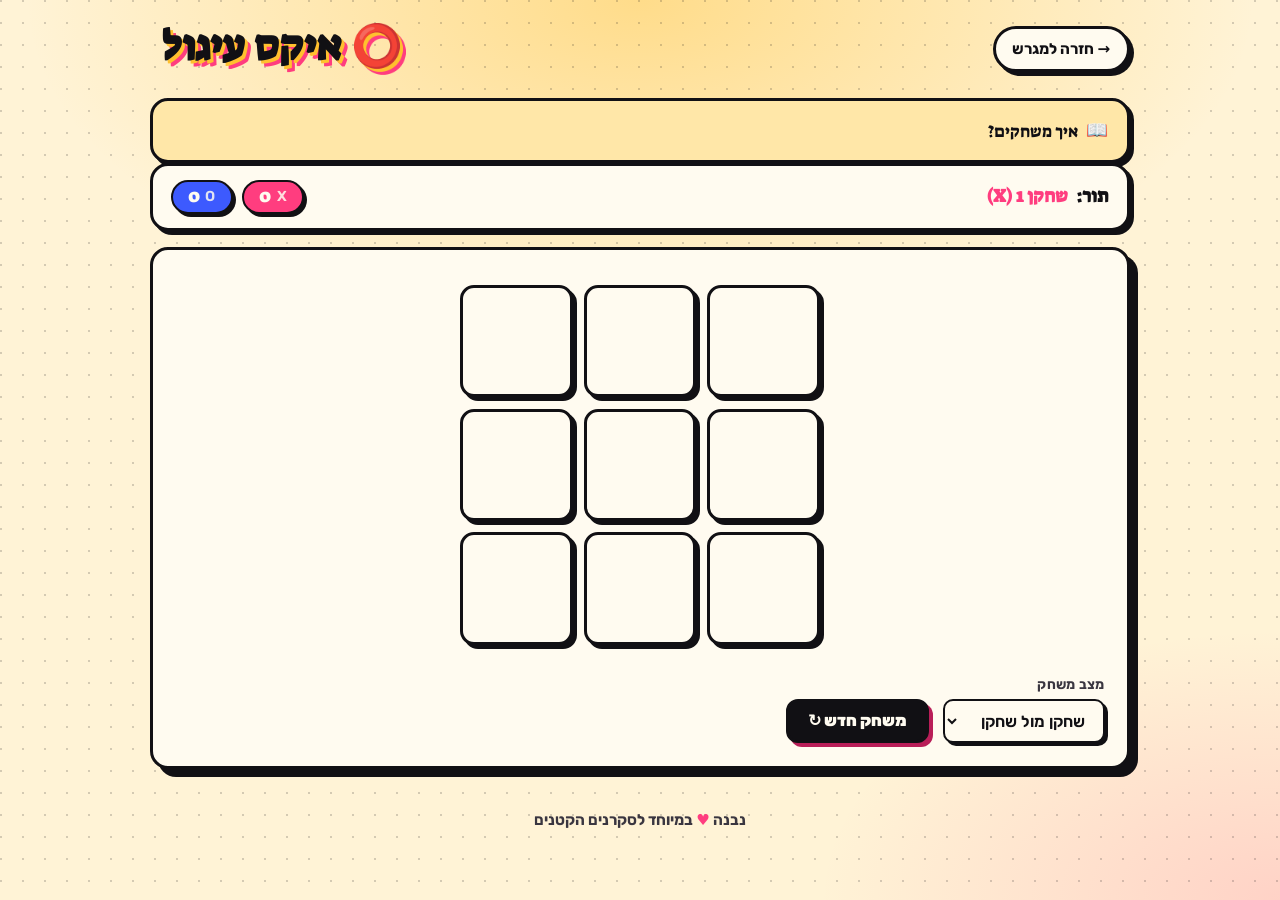
<file: tictactoe.html>
<!DOCTYPE html>
<html dir="rtl" lang="he">
<head>
    <meta charset="UTF-8">
    <meta name="viewport" content="width=device-width, initial-scale=1.0">
    <title>איקס עיגול · מגרש המשחקים</title>
    <link rel="preconnect" href="https://fonts.googleapis.com">
    <link rel="preconnect" href="https://fonts.gstatic.com" crossorigin>
    <link href="https://fonts.googleapis.com/css2?family=Suez+One&family=Rubik:wght@400;500;700;900&display=swap" rel="stylesheet">
    <link rel="stylesheet" href="theme.css">
    <style>
        .ttt-board {
            display: grid;
            grid-template-columns: repeat(3, 1fr);
            gap: 0.7rem;
            width: 100%;
            max-width: 360px;
            margin: 0.8rem auto;
            justify-self: center;
        }
        .cell {
            aspect-ratio: 1;
            background: var(--cream);
            border: var(--border-thick);
            border-radius: 14px;
            box-shadow: 4px 4px 0 var(--ink);
            font-family: 'Suez One', serif;
            font-size: 3.4rem;
            display: flex;
            align-items: center;
            justify-content: center;
            cursor: pointer;
            transition: transform 0.15s ease, box-shadow 0.15s ease, background 0.15s ease;
            user-select: none;
            line-height: 1;
        }
        .cell:not(.x):not(.o):hover {
            background: var(--paper-2);
            transform: translate(-2px, -2px);
            box-shadow: 6px 6px 0 var(--ink);
        }
        .cell.x { color: var(--c1); }
        .cell.o { color: var(--c3); }
        .cell.win {
            background: var(--c2);
            animation: win-pulse 0.6s ease-in-out 2;
        }
        @keyframes win-pulse {
            0%, 100% { transform: scale(1); }
            50%      { transform: scale(1.08); }
        }
        .cell.disabled { cursor: default; }
        .game-card {
            display: grid;
            gap: 1rem;
        }
    </style>
</head>
<body>
<div class="page">

    <div class="topbar">
        <a class="back-btn" href="index.html">→ חזרה למגרש</a>
        <h1 class="page-title">⭕ איקס עיגול</h1>
    </div>

    <details class="rules">
        <summary>איך משחקים?</summary>
        <ul>
            <li>בכל תור שחקן מסמן ריבוע ריק — שחקן 1 ב־<strong style="color:var(--c1)">X</strong>, שחקן 2 ב־<strong style="color:var(--c3)">O</strong>.</li>
            <li>המנצח הוא הראשון שמשלים שלושה סימנים ברצף — בשורה, בעמודה או באלכסון.</li>
            <li>אם הלוח מתמלא בלי מנצח — תיקו.</li>
            <li>במצב מול המחשב — אתם משחקים X. המחשב משחק חזק, אבל זה לא בלתי אפשרי.</li>
        </ul>
    </details>

    <div class="status" id="status">
        <span class="status__msg">תור: <strong id="turn-label" style="color:var(--c1)">שחקן 1</strong></span>
        <div class="chip-row" style="margin:0">
            <span class="chip chip--pink"><span class="chip-label">X</span> <span class="chip-value" id="player1-score">0</span></span>
            <span class="chip chip--blue"><span class="chip-label" id="player2-label">O</span> <span class="chip-value" id="player2-score">0</span></span>
        </div>
    </div>

    <div class="card game-card">
        <div class="ttt-board" id="board" role="grid" aria-label="לוח איקס עיגול"></div>

        <div class="form-row" style="margin:0">
            <div class="form-field">
                <label class="form-label" for="gameMode">מצב משחק</label>
                <select class="select" id="gameMode" onchange="changeGameMode()">
                    <option value="2players">שחקן מול שחקן</option>
                    <option value="computer">שחקן מול מחשב</option>
                </select>
            </div>
            <div class="form-field">
                <label class="form-label">&nbsp;</label>
                <button class="btn btn--pink" onclick="resetGame()">משחק חדש ↻</button>
            </div>
        </div>
    </div>

    <footer class="footer">
        <p>נבנה <span class="heart">♥</span> במיוחד לסקרנים הקטנים</p>
    </footer>
</div>

<!-- Win modal -->
<div class="modal-backdrop" id="modal">
    <div class="modal">
        <h2 id="modal-title">🎉 ניצחון!</h2>
        <p id="modal-text"></p>
        <div class="modal-actions">
            <button class="btn btn--pink" onclick="closeModal(); resetGame();">סיבוב נוסף ↻</button>
            <a class="btn btn--ghost" href="index.html">למגרש</a>
        </div>
    </div>
</div>

<script>
    let board = ['', '', '', '', '', '', '', '', ''];
    let currentPlayer = 'X';
    let isGameActive = true;
    let isComputerGame = false;
    let scores = { X: 0, O: 0 };

    const WIN_LINES = [
        [0, 1, 2], [3, 4, 5], [6, 7, 8],
        [0, 3, 6], [1, 4, 7], [2, 5, 8],
        [0, 4, 8], [2, 4, 6]
    ];

    function createBoard() {
        const boardElement = document.getElementById('board');
        boardElement.innerHTML = '';
        for (let i = 0; i < 9; i++) {
            const cell = document.createElement('div');
            cell.classList.add('cell');
            cell.setAttribute('role', 'gridcell');
            cell.setAttribute('data-index', i);
            cell.addEventListener('click', () => handleCellClick(i));
            boardElement.appendChild(cell);
        }
    }

    function handleCellClick(index) {
        if (!isGameActive || board[index] !== '' ||
            (isComputerGame && currentPlayer === 'O')) return;
        makeMove(index);
    }

    function makeMove(index) {
        board[index] = currentPlayer;
        updateCell(index);

        const winLine = getWinLine();
        if (winLine) {
            endGame(false, winLine);
            return;
        }
        if (checkDraw()) {
            endGame(true);
            return;
        }

        currentPlayer = currentPlayer === 'X' ? 'O' : 'X';
        updateStatus();

        if (isComputerGame && currentPlayer === 'O' && isGameActive) {
            setTimeout(computerMove, 450);
        }
    }

    function computerMove() {
        const bestMove = findBestMove();
        makeMove(bestMove);
    }

    function findBestMove() {
        const emptySquares = board.filter(c => c === '').length;
        if (emptySquares === 9) {
            const firstMoves = [0, 2, 4, 6, 8];
            return firstMoves[Math.floor(Math.random() * firstMoves.length)];
        }
        if (emptySquares === 8) {
            if (board[4] === 'X') {
                const corners = [0, 2, 6, 8];
                return corners[Math.floor(Math.random() * corners.length)];
            } else if ([0, 2, 6, 8].some(i => board[i] === 'X')) {
                return 4;
            }
        }
        const winningMove = findWinningMove('O');
        if (winningMove !== -1) return winningMove;
        const blockingMove = findWinningMove('X');
        if (blockingMove !== -1) return blockingMove;

        let bestScore = -Infinity;
        let bestMoves = [];
        for (let i = 0; i < 9; i++) {
            if (board[i] === '') {
                board[i] = 'O';
                const score = minimax(board, 0, false, -Infinity, Infinity);
                board[i] = '';
                if (score > bestScore) {
                    bestScore = score;
                    bestMoves = [i];
                } else if (score === bestScore) {
                    bestMoves.push(i);
                }
            }
        }
        return bestMoves[Math.floor(Math.random() * bestMoves.length)];
    }

    function minimax(b, depth, isMax, alpha, beta) {
        const winner = checkWinnerSymbol();
        if (winner) return winner === 'O' ? 10 - depth : depth - 10;
        if (b.every(c => c !== '')) return 0;

        if (isMax) {
            let max = -Infinity;
            for (let i = 0; i < 9; i++) {
                if (b[i] === '') {
                    b[i] = 'O';
                    max = Math.max(max, minimax(b, depth + 1, false, alpha, beta));
                    b[i] = '';
                    alpha = Math.max(alpha, max);
                    if (beta <= alpha) break;
                }
            }
            return max;
        } else {
            let min = Infinity;
            for (let i = 0; i < 9; i++) {
                if (b[i] === '') {
                    b[i] = 'X';
                    min = Math.min(min, minimax(b, depth + 1, true, alpha, beta));
                    b[i] = '';
                    beta = Math.min(beta, min);
                    if (beta <= alpha) break;
                }
            }
            return min;
        }
    }

    function checkWinnerSymbol() {
        for (const [a, b, c] of WIN_LINES) {
            if (board[a] && board[a] === board[b] && board[a] === board[c]) return board[a];
        }
        return null;
    }

    function getWinLine() {
        for (const line of WIN_LINES) {
            const [a, b, c] = line;
            if (board[a] && board[a] === board[b] && board[a] === board[c]) return line;
        }
        return null;
    }

    function findWinningMove(symbol) {
        for (let i = 0; i < 9; i++) {
            if (board[i] === '') {
                board[i] = symbol;
                if (checkWinnerSymbol() === symbol) {
                    board[i] = '';
                    return i;
                }
                board[i] = '';
            }
        }
        return -1;
    }

    function updateCell(index) {
        const cell = document.querySelector(`[data-index="${index}"]`);
        cell.textContent = board[index];
        cell.classList.add(board[index].toLowerCase(), 'disabled');
    }

    function checkDraw() {
        return board.every(cell => cell !== '');
    }

    function endGame(isDraw, winLine) {
        isGameActive = false;
        const modalTitle = document.getElementById('modal-title');
        const modalText  = document.getElementById('modal-text');
        const statusEl   = document.getElementById('status');

        if (isDraw) {
            modalTitle.textContent = '🤝 תיקו!';
            modalText.textContent = 'אף אחד לא ניצח. סיבוב נוסף?';
            statusEl.classList.remove('status--turn','status--win');
            statusEl.classList.add('status--draw');
            document.getElementById('turn-label').textContent = 'תיקו';
            document.getElementById('turn-label').style.color = 'var(--ink)';
        } else {
            if (winLine) winLine.forEach(i =>
                document.querySelector(`[data-index="${i}"]`).classList.add('win'));
            const isHuman = !isComputerGame || currentPlayer === 'X';
            const name = currentPlayer === 'X' ? 'שחקן 1' : (isComputerGame ? 'המחשב' : 'שחקן 2');
            modalTitle.textContent = isHuman ? '🎉 ניצחון!' : '🤖 המחשב ניצח';
            modalText.textContent = `${name} ניצח${currentPlayer === 'O' && isComputerGame ? '' : ''} בסיבוב הזה.`;
            statusEl.classList.remove('status--turn','status--draw');
            statusEl.classList.add(isHuman ? 'status--win' : 'status--lose');
            document.getElementById('turn-label').textContent = `${name} ניצח!`;
            document.getElementById('turn-label').style.color =
                currentPlayer === 'X' ? 'var(--c1)' : 'var(--c3)';
            scores[currentPlayer]++;
            document.getElementById(`player${currentPlayer === 'X' ? '1' : '2'}-score`).textContent =
                scores[currentPlayer];
        }
        setTimeout(openModal, 600);
    }

    function updateStatus() {
        if (!isGameActive) return;
        const statusEl = document.getElementById('status');
        statusEl.classList.remove('status--win','status--lose','status--draw');
        statusEl.classList.add('status--turn');
        const turnLabel = document.getElementById('turn-label');
        if (currentPlayer === 'X') {
            turnLabel.textContent = 'שחקן 1 (X)';
            turnLabel.style.color = 'var(--c1)';
        } else {
            turnLabel.textContent = isComputerGame ? 'המחשב (O)' : 'שחקן 2 (O)';
            turnLabel.style.color = 'var(--c3)';
        }
    }

    function changeGameMode() {
        isComputerGame = document.getElementById('gameMode').value === 'computer';
        document.getElementById('player2-label').textContent = isComputerGame ? 'מחשב' : 'O';
        resetGame();
    }

    function resetGame() {
        board = ['', '', '', '', '', '', '', '', ''];
        currentPlayer = 'X';
        isGameActive = true;
        const cells = document.getElementsByClassName('cell');
        Array.from(cells).forEach(cell => {
            cell.textContent = '';
            cell.className = 'cell';
        });
        updateStatus();
        closeModal();
    }

    function openModal()  { document.getElementById('modal').classList.add('is-open'); }
    function closeModal() { document.getElementById('modal').classList.remove('is-open'); }
    document.getElementById('modal').addEventListener('click', e => {
        if (e.target.id === 'modal') closeModal();
    });

    createBoard();
    updateStatus();
</script>
</body>
</html>
</file>
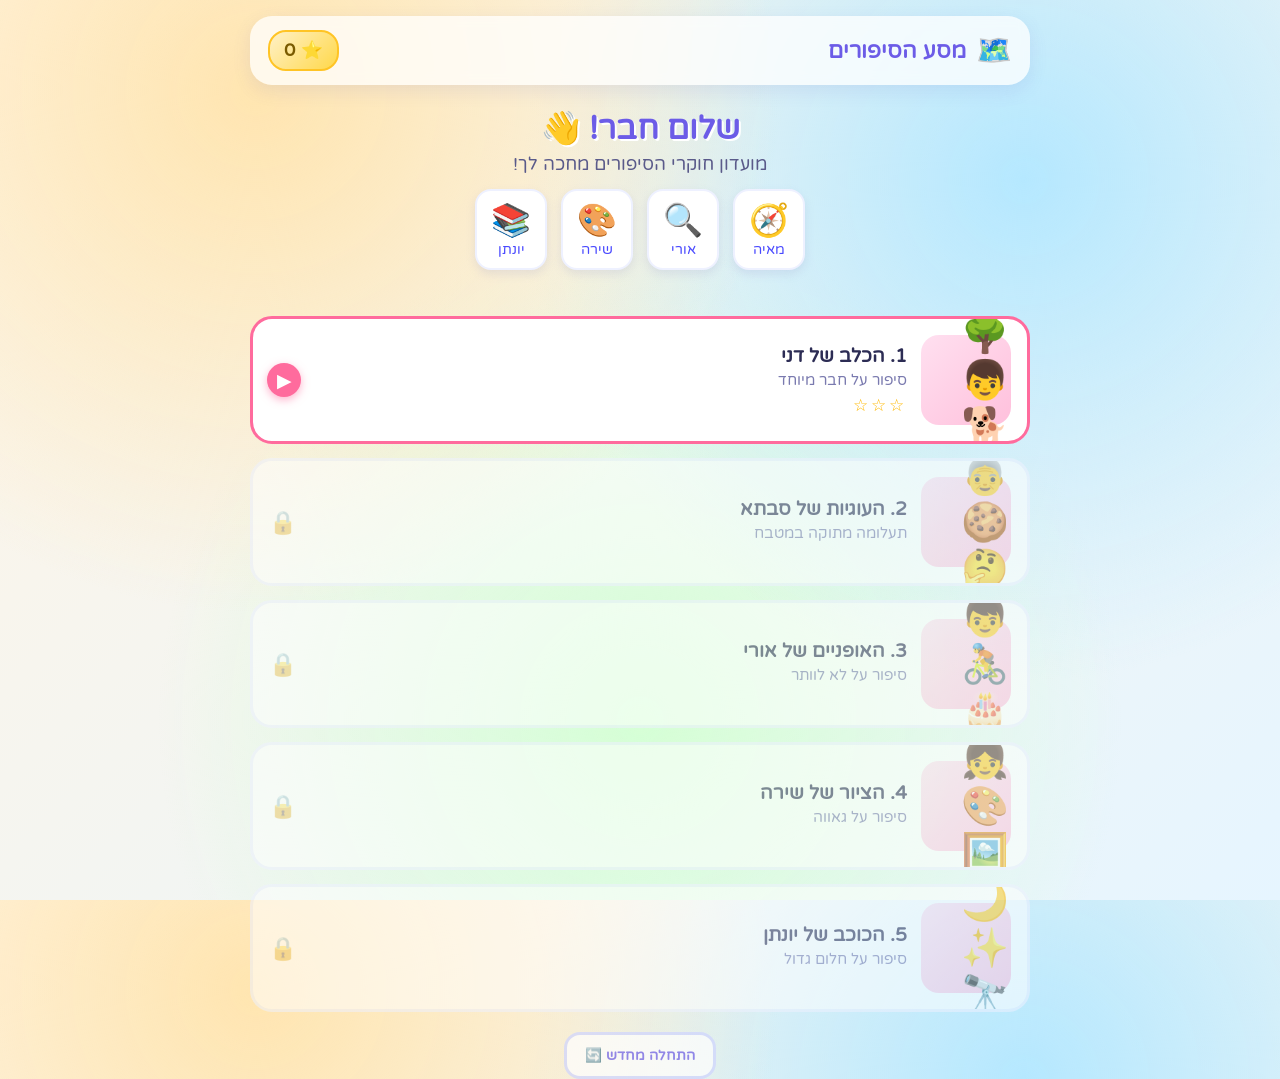
<file: משחק ילדים/reading.html>
<!DOCTYPE html>
<html lang="he" dir="rtl">
<head>
<meta charset="UTF-8" />
<meta name="viewport" content="width=device-width,initial-scale=1,maximum-scale=1" />
<title>מסע הסיפורים – משחק הבנת הנקרא</title>
<link rel="preconnect" href="https://fonts.googleapis.com">
<link rel="preconnect" href="https://fonts.gstatic.com" crossorigin>
<link href="https://fonts.googleapis.com/css2?family=Varela+Round&family=Rubik:wght@400;600;800&display=swap" rel="stylesheet">
<style>
  * { box-sizing: border-box; margin: 0; padding: 0; }
  html, body { height: 100%; }
  body {
    font-family: 'Varela Round', 'Rubik', Tahoma, Arial, sans-serif;
    background:
      radial-gradient(circle at 20% 10%, #ffe5b0 0%, transparent 40%),
      radial-gradient(circle at 80% 20%, #b5e8ff 0%, transparent 40%),
      radial-gradient(circle at 50% 80%, #d5ffd5 0%, transparent 50%),
      linear-gradient(135deg, #fff5e6 0%, #e6f5ff 100%);
    min-height: 100vh;
    color: #2c2c54;
    padding: 16px;
    overflow-x: hidden;
  }
  .app {
    max-width: 780px;
    margin: 0 auto;
    position: relative;
  }
  /* ================================ HEADER ================================ */
  .header-bar {
    display: flex;
    align-items: center;
    justify-content: space-between;
    gap: 12px;
    margin-bottom: 16px;
    padding: 14px 18px;
    background: rgba(255,255,255,0.75);
    border-radius: 22px;
    backdrop-filter: blur(6px);
    box-shadow: 0 6px 18px rgba(100,100,200,0.12);
  }
  .brand {
    display: flex;
    align-items: center;
    gap: 10px;
    font-size: 1.4rem;
    font-weight: 800;
    color: #6c5ce7;
  }
  .brand-icon { font-size: 1.8rem; }
  .stars-badge {
    display: inline-flex;
    align-items: center;
    gap: 6px;
    background: linear-gradient(135deg, #fff1c7, #ffd84a);
    padding: 8px 14px;
    border-radius: 18px;
    font-weight: 800;
    color: #7a5b00;
    border: 2px solid #ffc425;
    font-size: 1.1rem;
  }

  /* ================================ MAP SCREEN ================================ */
  .welcome {
    text-align: center;
    padding: 8px 10px 22px;
  }
  .welcome h1 {
    font-size: 2rem;
    color: #6c5ce7;
    margin-bottom: 6px;
    text-shadow: 2px 2px 0 #fff;
  }
  .welcome p {
    color: #5a5a8a;
    font-size: 1.1rem;
  }
  .heroes-row {
    display: flex;
    justify-content: center;
    gap: 14px;
    margin: 14px 0 8px;
  }
  .hero-chip {
    display: inline-flex;
    flex-direction: column;
    align-items: center;
    padding: 10px 12px;
    background: #fff;
    border-radius: 16px;
    box-shadow: 0 4px 10px rgba(150,150,200,0.2);
    border: 2px solid #eef1ff;
    font-size: .85rem;
    color: #4a4aff;
    min-width: 72px;
  }
  .hero-chip-emoji { font-size: 2rem; margin-bottom: 2px; }

  .map {
    display: grid;
    grid-template-columns: 1fr;
    gap: 14px;
    margin-top: 16px;
  }
  .story-card {
    display: flex;
    gap: 14px;
    align-items: center;
    background: #fff;
    border: 3px solid #eef1ff;
    border-radius: 22px;
    padding: 16px;
    cursor: pointer;
    transition: transform .15s, box-shadow .15s;
    text-align: right;
    position: relative;
    overflow: hidden;
  }
  .story-card:hover:not(.locked) {
    transform: translateY(-3px);
    box-shadow: 0 10px 22px rgba(120,120,200,0.2);
  }
  .story-card.current {
    border-color: #ff6b9d;
    animation: gentle-pulse 2s ease-in-out infinite;
  }
  @keyframes gentle-pulse {
    0%, 100% { box-shadow: 0 0 0 0 rgba(255,107,157,0.5); }
    50% { box-shadow: 0 0 0 14px rgba(255,107,157,0); }
  }
  .story-card.locked {
    opacity: .55;
    cursor: not-allowed;
  }
  .story-card.done {
    background: linear-gradient(135deg, #e5fff0, #c7f2d8);
    border-color: #4ecb7a;
  }
  .story-cover {
    width: 90px;
    height: 90px;
    flex: 0 0 90px;
    border-radius: 18px;
    display: flex;
    align-items: center;
    justify-content: center;
    font-size: 2.4rem;
    letter-spacing: 2px;
    background: linear-gradient(135deg, #ffe0f0, #ffc0dc);
  }
  .story-info h3 {
    color: #2c2c54;
    font-size: 1.2rem;
    margin-bottom: 4px;
  }
  .story-info p {
    color: #7a7aaf;
    font-size: .95rem;
  }
  .story-stars {
    margin-top: 6px;
    font-size: 1.05rem;
    letter-spacing: 3px;
    color: #ffb800;
  }
  .lock-icon { font-size: 1.4rem; opacity: .6; }
  .go-hint {
    position: absolute;
    top: 50%;
    left: 14px;
    transform: translateY(-50%);
    background: #ff6b9d;
    color: #fff;
    border-radius: 50%;
    width: 34px;
    height: 34px;
    display: flex;
    align-items: center;
    justify-content: center;
    font-size: 1.2rem;
    box-shadow: 0 3px 8px rgba(255,107,157,0.5);
  }

  /* ================================ STORY SCREEN ================================ */
  .story-screen {
    background: rgba(255,255,255,0.92);
    border-radius: 28px;
    box-shadow: 0 20px 50px rgba(100,100,200,0.25);
    padding: 22px 18px;
    min-height: calc(100vh - 90px);
  }
  .topbar {
    display: flex;
    align-items: center;
    gap: 10px;
    margin-bottom: 16px;
  }
  .home-btn {
    background: #fff;
    border: 2px solid #cfd4ff;
    border-radius: 14px;
    padding: 8px 12px;
    font-family: inherit;
    font-size: 1rem;
    cursor: pointer;
    color: #4a4aff;
    font-weight: 600;
  }
  .progress-wrap {
    flex: 1;
    height: 12px;
    background: #e7ecff;
    border-radius: 10px;
    overflow: hidden;
  }
  .progress-bar {
    height: 100%;
    background: linear-gradient(90deg, #46c99a, #ffc93c, #ff6b9d);
    width: 0%;
    transition: width .4s ease;
  }
  .phase-title {
    display: inline-flex;
    align-items: center;
    gap: 8px;
    padding: 6px 14px;
    background: #f1f3ff;
    border-radius: 14px;
    color: #6c5ce7;
    font-weight: 700;
    font-size: .95rem;
  }

  .cover-box {
    text-align: center;
    padding: 30px 15px;
    background: linear-gradient(135deg, #fff5e6, #ffe6cc);
    border-radius: 22px;
    border: 4px dashed #ffb347;
    margin-bottom: 18px;
  }
  .cover-emoji {
    font-size: 4rem;
    letter-spacing: 6px;
    margin-bottom: 10px;
  }
  .cover-title {
    font-size: 1.7rem;
    font-weight: 800;
    color: #7a3a00;
  }

  .prompt {
    text-align: center;
    font-size: 1.25rem;
    color: #4a4aff;
    font-weight: 700;
    margin-bottom: 16px;
    line-height: 1.5;
  }
  .tts-btn {
    display: inline-flex;
    align-items: center;
    gap: 6px;
    padding: 8px 14px;
    background: #e8f1ff;
    border: 2px solid #a8c4ff;
    border-radius: 14px;
    font-family: inherit;
    font-size: .95rem;
    cursor: pointer;
    color: #3b5bdb;
    font-weight: 600;
    margin-inline-start: 8px;
  }
  .tts-btn:hover { background: #d5e3ff; }

  .options-list {
    display: grid;
    gap: 10px;
    grid-template-columns: 1fr;
    margin-bottom: 18px;
  }
  .opt-card {
    display: flex;
    align-items: center;
    gap: 14px;
    background: #fff;
    border: 4px solid #cfd4ff;
    border-radius: 18px;
    padding: 16px;
    font-family: inherit;
    font-size: 1.15rem;
    font-weight: 600;
    color: #2c2c54;
    cursor: pointer;
    text-align: right;
    transition: .15s;
    min-height: 70px;
  }
  .opt-card:hover { background: #f4f6ff; transform: translateY(-2px); }
  .opt-card .opt-emoji { font-size: 2rem; flex: 0 0 auto; }
  .opt-card.correct {
    background: linear-gradient(135deg,#c7f7d9,#8de9c6);
    border-color: #2ea27b;
    color: #1a5d40;
  }
  .opt-card.wrong {
    background: linear-gradient(135deg,#ffd0d0,#ff9d9d);
    border-color: #c03030;
    color: #7a1010;
    animation: shake .4s ease;
  }
  .opt-card.dim { opacity: .45; }
  @keyframes shake {
    0%,100% { transform: translateX(0); }
    25% { transform: translateX(-8px); }
    75% { transform: translateX(8px); }
  }

  /* Visualization grid of 4 scenes */
  .scenes-grid {
    display: grid;
    grid-template-columns: 1fr 1fr;
    gap: 12px;
    margin-bottom: 18px;
  }
  .scene-card {
    aspect-ratio: 1 / 1;
    background: linear-gradient(135deg, #e0f5ff, #b5e8ff);
    border: 4px solid #cfe9ff;
    border-radius: 18px;
    cursor: pointer;
    display: flex;
    align-items: center;
    justify-content: center;
    font-size: 2.6rem;
    letter-spacing: 4px;
    transition: .15s;
    text-align: center;
  }
  .scene-card:hover { transform: scale(1.03); }
  .scene-card.correct {
    background: linear-gradient(135deg,#c7f7d9,#8de9c6);
    border-color: #2ea27b;
  }
  .scene-card.wrong {
    background: linear-gradient(135deg,#ffd0d0,#ff9d9d);
    border-color: #c03030;
    animation: shake .4s ease;
  }
  .scene-card.dim { opacity: .35; }

  /* Reading phase */
  .reader {
    background: #fffef6;
    border: 3px solid #ffe4a3;
    border-radius: 22px;
    padding: 22px 18px;
    margin-bottom: 16px;
    line-height: 2;
    font-size: 1.25rem;
    color: #2c2c54;
  }
  .reader .sentence {
    display: block;
    padding: 6px 4px;
    border-radius: 10px;
    transition: background .2s;
    cursor: pointer;
    margin-bottom: 4px;
  }
  .reader .sentence:hover { background: #fff3d0; }
  .reader .sentence.speaking { background: #ffecb0; }
  .reader .sentence.clue { background: #d5ffe4; font-weight: 700; border: 2px dashed #4ecb7a; }
  .reader .sentence.clue-active { background: #b5f0cf; }
  .reader .word {
    cursor: pointer;
  }
  .reader .word:hover { color: #6c5ce7; text-decoration: underline wavy; }
  .reader .word.clue-word { background: #fff2b0; padding: 2px 5px; border-radius: 6px; }
  .reader .word.clue-word.selected { background: #ffe066; border-bottom: 3px solid #ff9800; }

  .bubble {
    background: #e8f1ff;
    border: 2px solid #a8c4ff;
    border-radius: 16px;
    padding: 12px 16px;
    color: #2c3e50;
    font-size: 1rem;
    margin-bottom: 14px;
    line-height: 1.6;
  }
  .bubble.hero {
    background: linear-gradient(135deg, #fff1c7, #ffd84a);
    border-color: #ffc425;
    color: #7a5b00;
  }
  .bubble-emoji { font-size: 1.4rem; margin-inline-end: 6px; }

  /* Buttons */
  .btn-primary {
    display: block;
    width: 100%;
    padding: 16px;
    font-family: inherit;
    font-size: 1.25rem;
    font-weight: 800;
    color: #fff;
    background: linear-gradient(135deg, #ff6b9d, #ff4585);
    border: none;
    border-radius: 20px;
    cursor: pointer;
    box-shadow: 0 6px 0 #c03068, 0 8px 16px rgba(255,69,133,0.3);
    transition: transform .1s, box-shadow .1s;
    margin-top: 8px;
  }
  .btn-primary:active { transform: translateY(4px); box-shadow: 0 2px 0 #c03068; }
  .btn-primary:disabled { opacity: .5; cursor: not-allowed; }
  .btn-secondary {
    padding: 12px 18px;
    font-family: inherit;
    font-size: 1rem;
    font-weight: 700;
    color: #6c5ce7;
    background: #fff;
    border: 3px solid #cfd4ff;
    border-radius: 16px;
    cursor: pointer;
  }
  .btn-secondary:hover { background: #f4f6ff; }
  .btn-hint {
    padding: 8px 14px;
    font-family: inherit;
    font-weight: 700;
    color: #7a5b00;
    background: linear-gradient(135deg, #fff1c7, #ffd84a);
    border: 2px solid #ffc425;
    border-radius: 14px;
    cursor: pointer;
    font-size: .95rem;
  }

  .actions-row {
    display: flex;
    gap: 10px;
    align-items: center;
    margin-top: 10px;
  }
  .actions-row .btn-primary { flex: 1; }

  /* Done screen */
  .done-box {
    text-align: center;
    padding: 30px 20px;
  }
  .done-emoji {
    font-size: 5rem;
    margin-bottom: 10px;
    animation: bounce 1s infinite;
  }
  @keyframes bounce {
    0%,100% { transform: translateY(0) rotate(-4deg); }
    50% { transform: translateY(-14px) rotate(4deg); }
  }
  .done-stars {
    font-size: 3rem;
    letter-spacing: 8px;
    color: #ffb800;
    margin: 14px 0;
  }
  .done-msg {
    font-size: 1.3rem;
    color: #6c5ce7;
    font-weight: 700;
    margin-bottom: 6px;
  }
  .done-sub {
    color: #7a7aaf;
    margin-bottom: 18px;
  }
  .end-actions {
    display: flex;
    gap: 10px;
    flex-wrap: wrap;
    justify-content: center;
  }

  /* Confetti */
  .confetti {
    position: fixed;
    top: -20px;
    font-size: 1.6rem;
    pointer-events: none;
    animation: fall 2.5s linear forwards;
    z-index: 1000;
  }
  @keyframes fall {
    to { transform: translateY(110vh) rotate(720deg); }
  }

  /* Hidden utility */
  .hidden { display: none !important; }

  /* Numbers kept LTR even inside Hebrew flow */
  .num { unicode-bidi: isolate; direction: ltr; display: inline-block; }

  @media (max-width: 420px) {
    body { padding: 10px; }
    .app { font-size: .98rem; }
    .cover-title { font-size: 1.4rem; }
    .scene-card { font-size: 2rem; }
  }
</style>
</head>
<body>
<div class="app" id="app">

  <!-- ================================ HOME ================================ -->
  <section id="screen-home">
    <div class="header-bar">
      <div class="brand"><span class="brand-icon">🗺️</span><span>מסע הסיפורים</span></div>
      <div class="stars-badge"><span>⭐</span> <span class="num" id="total-stars">0</span></div>
    </div>

    <div class="welcome">
      <h1>שלום חבר! 👋</h1>
      <p>מועדון חוקרי הסיפורים מחכה לך!</p>
      <div class="heroes-row">
        <div class="hero-chip"><div class="hero-chip-emoji">🧭</div><div>מאיה</div></div>
        <div class="hero-chip"><div class="hero-chip-emoji">🔍</div><div>אורי</div></div>
        <div class="hero-chip"><div class="hero-chip-emoji">🎨</div><div>שירה</div></div>
        <div class="hero-chip"><div class="hero-chip-emoji">📚</div><div>יונתן</div></div>
      </div>
    </div>

    <div class="map" id="map"></div>

    <div style="text-align:center; margin-top:20px">
      <button class="btn-secondary" id="reset-btn" style="font-size:.85rem; opacity:.7">התחלה מחדש 🔄</button>
    </div>
  </section>

  <!-- ================================ STORY ================================ -->
  <section id="screen-story" class="hidden">
    <div class="story-screen">
      <div class="topbar">
        <button class="home-btn" id="back-home-btn">🏠 למפה</button>
        <div class="progress-wrap"><div class="progress-bar" id="progress-bar"></div></div>
        <div class="phase-title" id="phase-title">📖</div>
      </div>
      <div id="phase-container"></div>
    </div>
  </section>

</div>

<script>
/* ============================================================
   נתוני הסיפורים – 5 סיפורים קצרים רמה 1 לכיתה ד׳
   ============================================================ */
const STORIES = [
  {
    id: 1,
    title: 'הכלב של דני',
    subtitle: 'סיפור על חבר מיוחד',
    cover: '🌳👦🐕',
    hero: { name: 'אורי', emoji: '🔍' },
    text: [
      'לדני יש כלב קטן בשם בובי.',
      'בובי אוהב לשחק בפארק.',
      'יום אחד בובי ברח אחרי חתול.',
      'דני בכה כי לא מצא אותו בשום מקום.',
      'אחרי שעה בובי חזר לבד, עם כדור חדש בפה!'
    ],
    predict: {
      q: 'מה נראה לך יקרה בסיפור?',
      options: [
        { t: 'דני יאבד את הכלב', emoji: '😢' },
        { t: 'יקרה משהו מפתיע', emoji: '🤔' },
        { t: 'דני יהיה שמח בסוף', emoji: '😊' },
      ]
    },
    games: [
      {
        type: 'visualization',
        q: 'איזו תמונה מתאימה למשפט הזה?',
        sentenceIdx: 1,
        options: [
          { scene: '🏠🛏️😴', correct: false },
          { scene: '🌳🐕⚽🌳', correct: true },
          { scene: '🏫📚👦', correct: false },
          { scene: '🌊🐟🐠', correct: false },
        ]
      },
      {
        type: 'inference',
        q: 'למה דני בכה?',
        clueSentenceIdx: 2,
        options: [
          { t: 'כי הוא היה רעב', correct: false },
          { t: 'כי הכלב שלו אבד', correct: true },
          { t: 'כי נפל בפארק', correct: false },
        ]
      },
      {
        type: 'mainIdea',
        q: 'איזו כותרת הכי מתאימה לסיפור?',
        options: [
          { t: 'יום בפארק', correct: false },
          { t: 'בובי אבד ואז חזר', correct: true },
          { t: 'דני קיבל כלב חדש', correct: false },
          { t: 'המסע לחתול', correct: false },
        ]
      }
    ]
  },
  {
    id: 2,
    title: 'העוגיות של סבתא',
    subtitle: 'תעלומה מתוקה במטבח',
    cover: '👵🍪🤔',
    hero: { name: 'אורי', emoji: '🔍' },
    text: [
      'סבתא של מאיה אפתה עוגיות שוקולד טעימות.',
      'הריח הנפלא עלה מהמטבח לכל הבית.',
      'מאיה נכנסה למטבח ומצאה את הצלחת ריקה.',
      '״מי אכל את כל העוגיות?״ שאלה מופתעת.',
      'אחיה הקטן חייך, ועל הפנים שלו היה שוקולד חום!'
    ],
    predict: {
      q: 'מה נראה לך הסיפור ילמד אותנו?',
      options: [
        { t: 'מישהו גנב את העוגיות', emoji: '🕵️' },
        { t: 'לסבתא יש סוד', emoji: '🤫' },
        { t: 'כולם יאכלו יחד', emoji: '👨‍👩‍👧' },
      ]
    },
    games: [
      {
        type: 'visualization',
        q: 'איזו תמונה מתאימה למשפט האחרון?',
        sentenceIdx: 4,
        options: [
          { scene: '👶🍫😋', correct: true },
          { scene: '👧📖🛏️', correct: false },
          { scene: '🐕🦴🌳', correct: false },
          { scene: '🚗🏎️💨', correct: false },
        ]
      },
      {
        type: 'inference',
        q: 'מי אכל את העוגיות?',
        clueSentenceIdx: 4,
        options: [
          { t: 'סבתא', correct: false },
          { t: 'מאיה', correct: false },
          { t: 'האח הקטן', correct: true },
        ]
      },
      {
        type: 'mainIdea',
        q: 'מה הרעיון המרכזי של הסיפור?',
        options: [
          { t: 'סבתא לא אופה טוב', correct: false },
          { t: 'פיצחו תעלומה קטנה בבית', correct: true },
          { t: 'מאיה אוהבת עוגיות', correct: false },
          { t: 'האח לא רעב', correct: false },
        ]
      }
    ]
  },
  {
    id: 3,
    title: 'האופניים של אורי',
    subtitle: 'סיפור על לא לוותר',
    cover: '👦🚴🎂',
    hero: { name: 'מאיה', emoji: '🧭' },
    text: [
      'אורי קיבל אופניים חדשים במתנה ליום ההולדת.',
      'הוא רצה לרכוב מיד, אבל לא ידע איך.',
      'אבא לימד אותו איך לאזן את הגוף על האופניים.',
      'אורי נפל שלוש פעמים, אבל לא ויתר ונסה שוב.',
      'עכשיו הוא רוכב לבד כל יום אחרי בית הספר לפארק.'
    ],
    predict: {
      q: 'מה תגלה בסיפור?',
      options: [
        { t: 'אורי יצליח עם הזמן', emoji: '💪' },
        { t: 'אבא ירכב במקומו', emoji: '👨' },
        { t: 'האופניים יישברו', emoji: '⚠️' },
      ]
    },
    games: [
      {
        type: 'visualization',
        q: 'איזו תמונה מתארת את תחילת הסיפור?',
        sentenceIdx: 0,
        options: [
          { scene: '🎂🎁🚴', correct: true },
          { scene: '🏫✏️📒', correct: false },
          { scene: '🌊🏖️☀️', correct: false },
          { scene: '🐕🦴🌳', correct: false },
        ]
      },
      {
        type: 'inference',
        q: 'מה אפשר ללמוד מאורי?',
        clueSentenceIdx: 3,
        options: [
          { t: 'כשקשה – נסים עוד', correct: true },
          { t: 'אי אפשר ללמוד אופניים', correct: false },
          { t: 'עדיף שאבא ירכב', correct: false },
        ]
      },
      {
        type: 'mainIdea',
        q: 'איזו כותרת הכי מתאימה?',
        options: [
          { t: 'אורי חוגג יום הולדת', correct: false },
          { t: 'לומדים לרכב וצוחקים', correct: false },
          { t: 'אורי לומד לרכב – לא מוותר ומצליח', correct: true },
          { t: 'מסיבה בפארק', correct: false },
        ]
      }
    ]
  },
  {
    id: 4,
    title: 'הציור של שירה',
    subtitle: 'סיפור על גאווה',
    cover: '👧🎨🖼️',
    hero: { name: 'שירה', emoji: '🎨' },
    text: [
      'שירה אהבה מאוד לצייר.',
      'היא ציירה ציור של יער קסום עם הרבה חיות.',
      'המורה ראתה את הציור, התלהבה ותלתה אותו על הקיר של הכיתה.',
      'כל הילדים עצרו להסתכל ואמרו ״וואו!״',
      'שירה הרגישה פתאום גאה מאוד בעצמה.'
    ],
    predict: {
      q: 'איך תרגיש שירה בסוף?',
      options: [
        { t: 'שמחה וגאה', emoji: '😊' },
        { t: 'מופתעת', emoji: '😮' },
        { t: 'עצובה', emoji: '😢' },
      ]
    },
    games: [
      {
        type: 'visualization',
        q: 'איזו תמונה מתאימה למשפט השני?',
        sentenceIdx: 1,
        options: [
          { scene: '🌲🦊🦉🌲', correct: true },
          { scene: '🏫📚✏️', correct: false },
          { scene: '🍕🥤🎉', correct: false },
          { scene: '🏠🛋️📺', correct: false },
        ]
      },
      {
        type: 'inference',
        q: 'למה שירה הרגישה גאה?',
        clueSentenceIdx: 3,
        options: [
          { t: 'כי קיבלה סוכריה', correct: false },
          { t: 'כי כולם אהבו את הציור שלה', correct: true },
          { t: 'כי יצאה הביתה מוקדם', correct: false },
        ]
      },
      {
        type: 'mainIdea',
        q: 'על מה הסיפור בעיקר?',
        options: [
          { t: 'הזמן שלוקח לצייר', correct: false },
          { t: 'הרגע שבו אתה גאה במה שעשית', correct: true },
          { t: 'איזה מורה יש בכיתה', correct: false },
          { t: 'חיות ביער', correct: false },
        ]
      }
    ]
  },
  {
    id: 5,
    title: 'הכוכב של יונתן',
    subtitle: 'סיפור על חלום גדול',
    cover: '🌙✨🔭',
    hero: { name: 'יונתן', emoji: '📚' },
    text: [
      'יונתן אהב מאוד להסתכל על השמיים בלילה.',
      'לילה אחד הוא ראה אור קטן שזז לאט בין הכוכבים.',
      '״זה לא כוכב!״ הסביר לו אבא, ״זה לוויין שחג מסביב לכדור הארץ״.',
      'יונתן שאל המון שאלות על החלל ועל הירח.',
      'אז הוא החליט שכשיגדל הוא יהיה אסטרונאוט.'
    ],
    predict: {
      q: 'מה יונתן יחליט בסוף הסיפור?',
      options: [
        { t: 'רוצה לטוס לחלל', emoji: '🚀' },
        { t: 'לעשות מחקר על כוכבים', emoji: '🔭' },
        { t: 'משהו מפתיע', emoji: '✨' },
      ]
    },
    games: [
      {
        type: 'visualization',
        q: 'איזו תמונה מתארת את מה שיונתן ראה?',
        sentenceIdx: 1,
        options: [
          { scene: '🌙🛰️✨', correct: true },
          { scene: '☀️🏖️🌊', correct: false },
          { scene: '🌳🐿️🍂', correct: false },
          { scene: '🚗🛣️🏙️', correct: false },
        ]
      },
      {
        type: 'inference',
        q: 'למה אבא הסביר שזה לא כוכב?',
        clueSentenceIdx: 2,
        options: [
          { t: 'כי אין כוכבים בשמיים', correct: false },
          { t: 'כי הוא ראה שזה לוויין זז', correct: true },
          { t: 'כי יונתן המציא', correct: false },
        ]
      },
      {
        type: 'mainIdea',
        q: 'מה החלום של יונתן?',
        options: [
          { t: 'לקנות טלסקופ', correct: false },
          { t: 'לגור על הירח', correct: false },
          { t: 'להיות אסטרונאוט כשיגדל', correct: true },
          { t: 'לראות עוד לוויינים', correct: false },
        ]
      }
    ]
  }
];

/* ============================================================
   שמירה / טעינה של התקדמות
   ============================================================ */
const STORAGE_KEY = 'reading_journey_v1';
function loadProgress() {
  try {
    const p = JSON.parse(localStorage.getItem(STORAGE_KEY) || '{}');
    return { stars: p.stars || {}, ...p };
  } catch(e) { return { stars: {} }; }
}
function saveProgress(p) { localStorage.setItem(STORAGE_KEY, JSON.stringify(p)); }
function totalStars(p) {
  return Object.values(p.stars || {}).reduce((a, b) => a + b, 0);
}

let state = {
  screen: 'home',
  storyIdx: 0,
  phaseIdx: 0, // 0=predict, 1..N=games, N+1=done
  mistakes: 0,
  locked: false,
  progress: loadProgress(),
};

/* ============================================================
   Text-to-Speech בעברית
   ============================================================ */
let currentUtterance = null;
function speak(text, onEnd) {
  try {
    if (!('speechSynthesis' in window)) return;
    window.speechSynthesis.cancel();
    const u = new SpeechSynthesisUtterance(text);
    u.lang = 'he-IL';
    u.rate = 0.9;
    u.pitch = 1.05;
    currentUtterance = u;
    if (onEnd) u.onend = onEnd;
    window.speechSynthesis.speak(u);
  } catch(e) {}
}
function stopSpeak() {
  try { window.speechSynthesis.cancel(); } catch(e) {}
}

/* ============================================================
   אפקטים קוליים קצרים
   ============================================================ */
let audioCtx = null;
function beep(freq, dur = 0.15, type = 'sine', vol = 0.15) {
  try {
    if (!audioCtx) audioCtx = new (window.AudioContext || window.webkitAudioContext)();
    const osc = audioCtx.createOscillator();
    const g = audioCtx.createGain();
    osc.type = type;
    osc.frequency.value = freq;
    g.gain.setValueAtTime(0.001, audioCtx.currentTime);
    g.gain.exponentialRampToValueAtTime(vol, audioCtx.currentTime + 0.01);
    g.gain.exponentialRampToValueAtTime(0.001, audioCtx.currentTime + dur);
    osc.connect(g); g.connect(audioCtx.destination);
    osc.start();
    osc.stop(audioCtx.currentTime + dur);
  } catch(e) {}
}
function soundSuccess() { beep(660, 0.12); setTimeout(() => beep(880, 0.16), 100); }
function soundWrong()   { beep(260, 0.18, 'square', 0.12); }
function soundWin()     {
  [523, 659, 784, 1046, 1319].forEach((f, i) => setTimeout(() => beep(f, 0.17), i * 110));
}

/* ============================================================
   אפקטים ויזואליים — קונפטי
   ============================================================ */
function confetti(count = 30) {
  const emojis = ['⭐','🎉','✨','🎊','💖','🌟','🥳'];
  for (let i = 0; i < count; i++) {
    const el = document.createElement('div');
    el.className = 'confetti';
    el.textContent = emojis[Math.floor(Math.random() * emojis.length)];
    el.style.left = Math.random() * 100 + 'vw';
    el.style.animationDuration = (2 + Math.random() * 2) + 's';
    el.style.animationDelay = (Math.random() * 0.5) + 's';
    document.body.appendChild(el);
    setTimeout(() => el.remove(), 4500);
  }
}

/* ============================================================
   תצוגת מפת הסיפורים (בית)
   ============================================================ */
function renderHome() {
  document.getElementById('screen-home').classList.remove('hidden');
  document.getElementById('screen-story').classList.add('hidden');
  document.getElementById('total-stars').textContent = totalStars(state.progress);

  const map = document.getElementById('map');
  map.innerHTML = '';
  STORIES.forEach((s, i) => {
    const earned = state.progress.stars[s.id] || 0;
    const prev = i === 0 ? true : (state.progress.stars[STORIES[i-1].id] || 0) >= 1;
    const done = earned >= 1;
    const current = prev && !done;
    const locked = !prev;
    const stars = earned > 0
      ? '⭐'.repeat(earned) + '☆'.repeat(3 - earned)
      : (locked ? '' : '☆☆☆');

    const card = document.createElement('div');
    card.className = 'story-card' + (current ? ' current' : '') + (done ? ' done' : '') + (locked ? ' locked' : '');
    card.innerHTML = `
      <div class="story-cover">${s.cover}</div>
      <div class="story-info" style="flex:1">
        <h3>${i + 1}. ${s.title}</h3>
        <p>${s.subtitle}</p>
        <div class="story-stars">${stars}</div>
      </div>
      ${locked ? '<div class="lock-icon">🔒</div>' : (current ? '<div class="go-hint">▶</div>' : '')}
    `;
    if (!locked) {
      card.addEventListener('click', () => openStory(i));
    }
    map.appendChild(card);
  });
}

/* ============================================================
   פתיחת סיפור
   ============================================================ */
function openStory(idx) {
  state.storyIdx = idx;
  state.phaseIdx = 0;
  state.mistakes = 0;
  state.locked = false;
  document.getElementById('screen-home').classList.add('hidden');
  document.getElementById('screen-story').classList.remove('hidden');
  renderPhase();
}

function backHome() {
  stopSpeak();
  state.screen = 'home';
  renderHome();
}

/* ============================================================
   תצוגת הפאזה הנוכחית
   ============================================================ */
function renderPhase() {
  stopSpeak();
  state.locked = false;
  const story = STORIES[state.storyIdx];
  const totalPhases = 2 + story.games.length; // predict + read + games
  const progress = (state.phaseIdx / totalPhases) * 100;
  document.getElementById('progress-bar').style.width = progress + '%';

  const container = document.getElementById('phase-container');
  container.innerHTML = '';

  if (state.phaseIdx === 0)              renderPredict(story, container);
  else if (state.phaseIdx === 1)         renderRead(story, container);
  else if (state.phaseIdx - 2 < story.games.length) renderGame(story, container);
  else                                   renderDone(story, container);
}

/* ============================================================
   שלב 0: חיזוי מהכריכה
   ============================================================ */
function renderPredict(story, c) {
  document.getElementById('phase-title').innerHTML = '🔮 <b>חזאי</b>';
  c.innerHTML = `
    <div class="cover-box">
      <div class="cover-emoji">${story.cover}</div>
      <div class="cover-title">${story.title}</div>
    </div>
    <div class="bubble hero">
      <span class="bubble-emoji">${story.hero.emoji}</span>
      <b>${story.hero.name}</b> שואל:
      <br>${story.predict.q}
      <button class="tts-btn" onclick="speak('${story.predict.q.replace(/'/g,"\\'")}')">🔊</button>
    </div>
    <div class="options-list" id="pred-opts"></div>
  `;
  const opts = c.querySelector('#pred-opts');
  story.predict.options.forEach((o, i) => {
    const el = document.createElement('button');
    el.className = 'opt-card';
    el.innerHTML = `<div class="opt-emoji">${o.emoji}</div><div>${o.t}</div>`;
    el.addEventListener('click', () => {
      if (state.locked) return;
      state.locked = true;
      el.classList.add('correct');
      soundSuccess();
      setTimeout(() => {
        state.phaseIdx = 1;
        renderPhase();
      }, 800);
    });
    opts.appendChild(el);
  });

  // auto-speak prediction prompt on first open
  setTimeout(() => speak(story.predict.q), 400);
}

/* ============================================================
   שלב 1: קריאה
   ============================================================ */
function renderRead(story, c) {
  document.getElementById('phase-title').innerHTML = '📖 <b>קוראים</b>';
  c.innerHTML = `
    <div class="prompt">
      ${story.title}
      <button class="tts-btn" id="read-all-btn">🔊 הקראה</button>
    </div>
    <div class="reader" id="reader"></div>
    <button class="btn-primary" id="done-read">קראתי! בוא נמשיך ✨</button>
  `;
  const reader = c.querySelector('#reader');
  story.text.forEach((sentence, i) => {
    const s = document.createElement('span');
    s.className = 'sentence';
    s.dataset.idx = i;
    s.textContent = sentence;
    s.addEventListener('click', () => {
      document.querySelectorAll('.sentence').forEach(x => x.classList.remove('speaking'));
      s.classList.add('speaking');
      speak(sentence, () => s.classList.remove('speaking'));
    });
    reader.appendChild(s);
  });

  c.querySelector('#read-all-btn').addEventListener('click', async () => {
    stopSpeak();
    const sentences = c.querySelectorAll('.sentence');
    let i = 0;
    const next = () => {
      sentences.forEach(x => x.classList.remove('speaking'));
      if (i >= sentences.length) return;
      sentences[i].classList.add('speaking');
      speak(story.text[i], () => {
        sentences[i].classList.remove('speaking');
        i++;
        if (i < sentences.length) setTimeout(next, 250);
      });
    };
    next();
  });

  c.querySelector('#done-read').addEventListener('click', () => {
    stopSpeak();
    state.phaseIdx = 2;
    renderPhase();
  });
}

/* ============================================================
   שלבי משחק
   ============================================================ */
function renderGame(story, c) {
  const g = story.games[state.phaseIdx - 2];
  if (g.type === 'visualization') return renderVisualization(story, g, c);
  if (g.type === 'inference')     return renderInference(story, g, c);
  if (g.type === 'mainIdea')      return renderMainIdea(story, g, c);
}

/* ============ visualization ============ */
function renderVisualization(story, g, c) {
  document.getElementById('phase-title').innerHTML = '🎬 <b>סרט בראש</b>';
  const sentence = story.text[g.sentenceIdx];
  c.innerHTML = `
    <div class="bubble hero">
      <span class="bubble-emoji">🎬</span>
      <b>${g.q}</b>
    </div>
    <div class="reader" style="font-size:1.15rem">
      <span class="sentence clue">${sentence}<button class="tts-btn" onclick="speak('${sentence.replace(/'/g,"\\'")}')">🔊</button></span>
    </div>
    <div class="scenes-grid" id="scenes"></div>
    <button class="btn-hint" id="hint-btn" style="display:block; margin:0 auto">🎈 רמז</button>
  `;
  const grid = c.querySelector('#scenes');
  const shuffled = shuffle(g.options.map((o, i) => ({ ...o, origIdx: i })));
  shuffled.forEach(opt => {
    const el = document.createElement('div');
    el.className = 'scene-card';
    el.textContent = opt.scene;
    el.addEventListener('click', () => handleChoice(el, opt.correct, story, grid.querySelectorAll('.scene-card')));
    grid.appendChild(el);
  });
  c.querySelector('#hint-btn').addEventListener('click', () => {
    const cards = grid.querySelectorAll('.scene-card');
    // dim 2 wrong
    let dimmed = 0;
    shuffled.forEach((opt, i) => {
      if (!opt.correct && dimmed < 2 && !cards[i].classList.contains('dim')) {
        cards[i].classList.add('dim');
        dimmed++;
      }
    });
  });
  setTimeout(() => speak(g.q), 400);
}

/* ============ inference ============ */
function renderInference(story, g, c) {
  document.getElementById('phase-title').innerHTML = '🔍 <b>הבלש</b>';
  c.innerHTML = `
    <div class="bubble hero">
      <span class="bubble-emoji">🔍</span>
      <b>אורי:</b> ${g.q}
      <button class="tts-btn" onclick="speak('${g.q.replace(/'/g,"\\'")}')">🔊</button>
    </div>
    <div class="bubble">
      💡 לחצו על המשפט שעוזר לכם להבין את התשובה, ואז בחרו תשובה למטה.
    </div>
    <div class="reader" id="inf-reader"></div>
    <div class="options-list" id="inf-opts"></div>
    <button class="btn-hint" id="hint-btn" style="display:block; margin:0 auto">🎈 רמז</button>
  `;
  const reader = c.querySelector('#inf-reader');
  let clueSelected = false;
  story.text.forEach((sentence, i) => {
    const s = document.createElement('span');
    s.className = 'sentence';
    s.textContent = sentence;
    s.addEventListener('click', () => {
      document.querySelectorAll('#inf-reader .sentence').forEach(x => x.classList.remove('speaking'));
      s.classList.add('speaking');
      speak(sentence, () => s.classList.remove('speaking'));
      if (i === g.clueSentenceIdx) {
        s.classList.add('clue-active');
        clueSelected = true;
      }
    });
    reader.appendChild(s);
  });

  const opts = c.querySelector('#inf-opts');
  const shuffled = shuffle(g.options.map((o, i) => ({ ...o, origIdx: i })));
  shuffled.forEach(opt => {
    const el = document.createElement('button');
    el.className = 'opt-card';
    el.innerHTML = `<div>${opt.t}</div>`;
    el.addEventListener('click', () => handleChoice(el, opt.correct, story, opts.querySelectorAll('.opt-card')));
    opts.appendChild(el);
  });

  c.querySelector('#hint-btn').addEventListener('click', () => {
    // highlight the clue sentence
    const sentences = reader.querySelectorAll('.sentence');
    sentences[g.clueSentenceIdx].classList.add('clue');
    speak('הרמז כאן: ' + story.text[g.clueSentenceIdx]);
  });
  setTimeout(() => speak(g.q), 400);
}

/* ============ main idea ============ */
function renderMainIdea(story, g, c) {
  document.getElementById('phase-title').innerHTML = '💭 <b>רעיון מרכזי</b>';
  c.innerHTML = `
    <div class="bubble hero">
      <span class="bubble-emoji">📚</span>
      <b>יונתן:</b> ${g.q}
      <button class="tts-btn" onclick="speak('${g.q.replace(/'/g,"\\'")}')">🔊</button>
    </div>
    <div class="bubble">
      💡 תחשבו על *כל* הסיפור, לא רק על חלק אחד.
    </div>
    <div class="options-list" id="mi-opts"></div>
    <button class="btn-hint" id="hint-btn" style="display:block; margin:0 auto">🎈 רמז</button>
  `;
  const opts = c.querySelector('#mi-opts');
  const shuffled = shuffle(g.options.map((o, i) => ({ ...o, origIdx: i })));
  shuffled.forEach(opt => {
    const el = document.createElement('button');
    el.className = 'opt-card';
    el.innerHTML = `<div>${opt.t}</div>`;
    el.addEventListener('click', () => handleChoice(el, opt.correct, story, opts.querySelectorAll('.opt-card')));
    opts.appendChild(el);
  });
  c.querySelector('#hint-btn').addEventListener('click', () => {
    // dim 2 wrongs
    let dimmed = 0;
    shuffled.forEach((opt, i) => {
      if (!opt.correct && dimmed < 2 && !opts.children[i].classList.contains('dim')) {
        opts.children[i].classList.add('dim');
        dimmed++;
      }
    });
  });
  setTimeout(() => speak(g.q), 400);
}

/* ============================================================
   טיפול בתשובה
   ============================================================ */
function handleChoice(el, isCorrect, story, allEls) {
  if (state.locked) return;
  if (isCorrect) {
    state.locked = true;
    el.classList.add('correct');
    soundSuccess();
    // dim others
    allEls.forEach(x => { if (x !== el) x.classList.add('dim'); });
    setTimeout(() => {
      state.phaseIdx++;
      renderPhase();
    }, 900);
  } else {
    el.classList.add('wrong');
    state.mistakes++;
    soundWrong();
    setTimeout(() => {
      el.classList.remove('wrong');
      el.classList.add('dim');
      el.style.pointerEvents = 'none';
    }, 600);
  }
}

/* ============================================================
   סיום סיפור
   ============================================================ */
function renderDone(story, c) {
  document.getElementById('phase-title').innerHTML = '🏁 <b>כל הכבוד!</b>';
  document.getElementById('progress-bar').style.width = '100%';

  // stars based on mistakes (max 3)
  const mistakes = state.mistakes;
  const stars = mistakes === 0 ? 3 : (mistakes <= 2 ? 2 : 1);
  const prev = state.progress.stars[story.id] || 0;
  if (stars > prev) {
    state.progress.stars[story.id] = stars;
    saveProgress(state.progress);
  }

  const msg = stars === 3 ? 'מושלם! קרא/ת, חשב/ת, הבנ/ת את הכל 🌟' :
              stars === 2 ? 'כל הכבוד! עבדת מצוין!' :
                            'סיימת! כל התחלה דורשת אומץ 💪';

  c.innerHTML = `
    <div class="done-box">
      <div class="done-emoji">${stars === 3 ? '🏆' : stars === 2 ? '🌟' : '💪'}</div>
      <div class="done-stars">${'⭐'.repeat(stars)}${'☆'.repeat(3-stars)}</div>
      <div class="done-msg">${msg}</div>
      <div class="done-sub">סיימת את "${story.title}"</div>
      <div class="end-actions">
        <button class="btn-secondary" id="again-btn">עוד פעם 🔁</button>
        <button class="btn-primary" style="flex:1 1 180px" id="next-btn">
          ${state.storyIdx < STORIES.length - 1 ? 'לסיפור הבא ➡️' : 'בחזרה למפה 🗺️'}
        </button>
      </div>
    </div>
  `;
  soundWin();
  confetti(stars === 3 ? 40 : 20);

  c.querySelector('#again-btn').addEventListener('click', () => openStory(state.storyIdx));
  c.querySelector('#next-btn').addEventListener('click', () => {
    if (state.storyIdx < STORIES.length - 1) openStory(state.storyIdx + 1);
    else backHome();
  });
}

/* ============================================================
   כלי עזר
   ============================================================ */
function shuffle(arr) {
  const a = arr.slice();
  for (let i = a.length - 1; i > 0; i--) {
    const j = Math.floor(Math.random() * (i + 1));
    [a[i], a[j]] = [a[j], a[i]];
  }
  return a;
}

/* ============================================================
   אתחול
   ============================================================ */
document.addEventListener('DOMContentLoaded', () => {
  renderHome();

  document.getElementById('back-home-btn').addEventListener('click', backHome);
  document.getElementById('reset-btn').addEventListener('click', () => {
    if (confirm('בטוח שרוצים להתחיל מההתחלה? כל הכוכבים יימחקו.')) {
      state.progress = { stars: {} };
      saveProgress(state.progress);
      renderHome();
    }
  });

  // Unlock AudioContext on first interaction
  document.body.addEventListener('click', () => {
    try { if (!audioCtx) audioCtx = new (window.AudioContext || window.webkitAudioContext)(); } catch(e) {}
    // Some browsers need this nudge to initialize voices list
    try { window.speechSynthesis && window.speechSynthesis.getVoices(); } catch(e) {}
  }, { once: true });
});
</script>
</body>
</html>
</file>
<file: theme.css>
/* ============================================================
   מגרש המשחקים — ערכת עיצוב משותפת
   Sticker-book / neo-brutalist theme
   ============================================================ */

:root {
    --ink: #111014;
    --paper: #FFF3D6;
    --paper-2: #FFE7A8;
    --cream: #FFFBF0;
    --muted: #3a3640;
    --line: rgba(17,16,20,0.18);

    --c1: #FF3D7F;  --c1-d: #B91E58;   /* pink */
    --c2: #FFC02E;  --c2-d: #C68900;   /* yellow */
    --c3: #3D5AFE;  --c3-d: #1934C8;   /* blue */
    --c4: #00C896;  --c4-d: #00805F;   /* mint */
    --c5: #FF6B3D;  --c5-d: #C04518;   /* coral */
    --c6: #9B59FF;  --c6-d: #6028C7;   /* purple */
    --c7: #38B6FF;  --c7-d: #0F7BBE;   /* sky */
    --c8: #FF4FA3;  --c8-d: #B62875;   /* hot pink */
    --c9: #B8E62D;  --c9-d: #6F9B11;   /* lime */
    --c10: #FF8A3D; --c10-d: #C25812;  /* orange */

    --shadow:        8px 8px 0 var(--ink);
    --shadow-sm:     4px 4px 0 var(--ink);
    --shadow-lg:    12px 12px 0 var(--ink);
    --radius:        18px;
    --radius-sm:     12px;
    --border:        3px solid var(--ink);
    --border-thick:  3.5px solid var(--ink);
}

* { margin: 0; padding: 0; box-sizing: border-box; }
html, body { overflow-x: hidden; }

body {
    font-family: 'Rubik', system-ui, sans-serif;
    font-weight: 500;
    color: var(--ink);
    background-color: var(--paper);
    background-image:
        radial-gradient(circle at 1px 1px, var(--line) 1.2px, transparent 0),
        radial-gradient(ellipse 80% 60% at 50% 0%, rgba(255,192,46,0.45) 0%, transparent 60%),
        radial-gradient(ellipse 60% 50% at 100% 100%, rgba(255,61,127,0.18) 0%, transparent 60%);
    background-size: 22px 22px, 100% 100%, 100% 100%;
    min-height: 100vh;
    padding: 1.5rem 1rem 3rem;
    line-height: 1.5;
}

/* ─── Layout ─── */
.page {
    max-width: 980px;
    margin: 0 auto;
    position: relative;
    z-index: 1;
}

/* ─── Top bar with back button + title ─── */
.topbar {
    display: flex;
    align-items: center;
    justify-content: space-between;
    gap: 1rem;
    margin-bottom: 1.5rem;
    flex-wrap: wrap;
}

.back-btn {
    display: inline-flex;
    align-items: center;
    gap: 0.45rem;
    background: var(--cream);
    color: var(--ink);
    border: var(--border);
    box-shadow: var(--shadow-sm);
    padding: 0.55rem 1.05rem;
    border-radius: 999px;
    text-decoration: none;
    font-weight: 700;
    font-size: 0.95rem;
    transition: transform 0.18s ease, box-shadow 0.18s ease;
}
.back-btn:hover {
    transform: translate(-2px, -2px);
    box-shadow: 6px 6px 0 var(--ink);
}
.back-btn:active {
    transform: translate(2px, 2px);
    box-shadow: 2px 2px 0 var(--ink);
}

/* ─── Page title (sticker-book heading) ─── */
.page-title {
    font-family: 'Suez One', 'Rubik', serif;
    font-size: clamp(1.8rem, 4vw, 2.6rem);
    line-height: 1.1;
    color: var(--ink);
    text-shadow: 3px 3px 0 var(--c2), 6px 6px 0 var(--c1);
    padding: 0 0.3em 0.1em;
    margin: 0;
}

/* ─── Card container (used by board / panels) ─── */
.card {
    background: var(--cream);
    border: var(--border-thick);
    border-radius: var(--radius);
    box-shadow: var(--shadow);
    padding: 1.4rem;
}

.card + .card { margin-top: 1.25rem; }

/* ─── Buttons ─── */
.btn {
    display: inline-flex;
    align-items: center;
    justify-content: center;
    gap: 0.5rem;
    background: var(--ink);
    color: var(--cream);
    border: var(--border);
    border-radius: var(--radius-sm);
    padding: 0.7rem 1.2rem;
    font-family: 'Rubik', sans-serif;
    font-size: 1rem;
    font-weight: 900;
    cursor: pointer;
    transition: transform 0.18s ease, box-shadow 0.18s ease, background 0.18s ease;
    box-shadow: 4px 4px 0 var(--c3-d);
    text-decoration: none;
    line-height: 1;
}
.btn:hover {
    transform: translate(-2px, -2px);
    box-shadow: 6px 6px 0 var(--c3-d);
}
.btn:active {
    transform: translate(2px, 2px);
    box-shadow: 1px 1px 0 var(--c3-d);
}
.btn:disabled {
    opacity: 0.5;
    cursor: not-allowed;
    transform: none !important;
    box-shadow: 4px 4px 0 var(--c3-d) !important;
}

.btn--pink   { box-shadow: 4px 4px 0 var(--c1-d); } .btn--pink:hover  { box-shadow: 6px 6px 0 var(--c1-d); } .btn--pink:active  { box-shadow: 1px 1px 0 var(--c1-d); }
.btn--yellow { box-shadow: 4px 4px 0 var(--c2-d); color: var(--ink); background: var(--c2); } .btn--yellow:hover { box-shadow: 6px 6px 0 var(--c2-d); } .btn--yellow:active { box-shadow: 1px 1px 0 var(--c2-d); }
.btn--mint   { box-shadow: 4px 4px 0 var(--c4-d); color: var(--ink); background: var(--c4); } .btn--mint:hover { box-shadow: 6px 6px 0 var(--c4-d); } .btn--mint:active { box-shadow: 1px 1px 0 var(--c4-d); }
.btn--coral  { box-shadow: 4px 4px 0 var(--c5-d); color: var(--cream); background: var(--c5); } .btn--coral:hover { box-shadow: 6px 6px 0 var(--c5-d); } .btn--coral:active { box-shadow: 1px 1px 0 var(--c5-d); }
.btn--purple { box-shadow: 4px 4px 0 var(--c6-d); color: var(--cream); background: var(--c6); } .btn--purple:hover { box-shadow: 6px 6px 0 var(--c6-d); } .btn--purple:active { box-shadow: 1px 1px 0 var(--c6-d); }
.btn--ghost  {
    background: var(--cream);
    color: var(--ink);
    box-shadow: 4px 4px 0 var(--ink);
}
.btn--ghost:hover  { box-shadow: 6px 6px 0 var(--ink); background: var(--paper-2); }
.btn--ghost:active { box-shadow: 1px 1px 0 var(--ink); }

.btn--sm { padding: 0.45rem 0.9rem; font-size: 0.88rem; }
.btn--lg { padding: 0.95rem 1.5rem; font-size: 1.1rem; }
.btn--block { width: 100%; }

/* ─── Form controls ─── */
.form-row {
    display: flex;
    gap: 0.9rem;
    flex-wrap: wrap;
    align-items: center;
    margin-bottom: 1rem;
}
.form-field {
    display: flex;
    flex-direction: column;
    gap: 0.3rem;
    min-width: 0;
}
.form-label {
    font-size: 0.85rem;
    font-weight: 700;
    color: var(--muted);
    letter-spacing: 0.02em;
}
.select, .input {
    background: var(--cream);
    border: 2.5px solid var(--ink);
    border-radius: 10px;
    padding: 0.6rem 0.85rem;
    font-family: inherit;
    font-size: 1rem;
    font-weight: 600;
    color: var(--ink);
    box-shadow: 3px 3px 0 var(--ink);
    outline: none;
    min-width: 8rem;
    transition: transform 0.15s ease;
}
.select:focus, .input:focus {
    transform: translate(-1px, -1px);
    box-shadow: 4px 4px 0 var(--c3);
}

/* ─── Status / score chips ─── */
.chip-row {
    display: flex;
    gap: 0.6rem;
    flex-wrap: wrap;
    align-items: center;
    margin: 0.8rem 0 0;
}
.chip {
    background: var(--cream);
    border: 2.5px solid var(--ink);
    padding: 0.4rem 0.95rem;
    border-radius: 999px;
    font-weight: 700;
    font-size: 0.9rem;
    box-shadow: 3px 3px 0 var(--ink);
    display: inline-flex;
    align-items: center;
    gap: 0.35rem;
    line-height: 1;
}
.chip--pink   { background: var(--c1); color: var(--cream); }
.chip--yellow { background: var(--c2); color: var(--ink); }
.chip--blue   { background: var(--c3); color: var(--cream); }
.chip--mint   { background: var(--c4); color: var(--ink); }
.chip--purple { background: var(--c6); color: var(--cream); }
.chip--orange { background: var(--c10); color: var(--ink); }
.chip--ink    { background: var(--ink); color: var(--paper-2); }

.chip .chip-label { opacity: 0.85; font-weight: 600; }
.chip .chip-value { font-family: 'Suez One', serif; font-size: 1.1rem; }

/* ─── Rules / help block ─── */
.rules {
    background: var(--paper-2);
    border: var(--border);
    border-radius: var(--radius);
    box-shadow: var(--shadow-sm);
    padding: 1rem 1.2rem;
    font-size: 0.95rem;
    line-height: 1.55;
}
.rules h3 {
    font-family: 'Suez One', serif;
    font-size: 1.15rem;
    margin-bottom: 0.4rem;
}
.rules ul { padding-inline-start: 1.2rem; }
.rules li { margin: 0.15rem 0; }

details.rules > summary {
    cursor: pointer;
    font-family: 'Suez One', serif;
    font-size: 1.05rem;
    list-style: none;
    display: flex;
    align-items: center;
    gap: 0.5rem;
}
details.rules > summary::before {
    content: "📖";
    font-size: 1.1rem;
}
details.rules[open] > summary { margin-bottom: 0.6rem; }

/* ─── Status banner (winner / status) ─── */
.status {
    display: flex;
    align-items: center;
    justify-content: space-between;
    flex-wrap: wrap;
    gap: 0.8rem;
    background: var(--cream);
    border: var(--border);
    border-radius: var(--radius);
    box-shadow: var(--shadow-sm);
    padding: 0.85rem 1.1rem;
    font-weight: 700;
    margin-bottom: 1rem;
}
.status__msg {
    font-family: 'Suez One', serif;
    font-size: 1.15rem;
    display: flex;
    align-items: center;
    gap: 0.5rem;
}
.status--win   { background: var(--c4); color: var(--ink); }
.status--lose  { background: var(--c5); color: var(--cream); }
.status--draw  { background: var(--c2); color: var(--ink); }
.status--turn  { background: var(--cream); }

/* ─── Modal (win/lose celebration) ─── */
.modal-backdrop {
    position: fixed;
    inset: 0;
    background: rgba(17,16,20,0.55);
    display: none;
    align-items: center;
    justify-content: center;
    z-index: 100;
    padding: 1rem;
}
.modal-backdrop.is-open { display: flex; animation: fade 0.25s ease; }
@keyframes fade { from { opacity: 0; } to { opacity: 1; } }

.modal {
    background: var(--cream);
    border: var(--border-thick);
    border-radius: var(--radius);
    box-shadow: var(--shadow-lg);
    padding: 2rem 1.8rem;
    max-width: 26rem;
    width: 100%;
    text-align: center;
    transform: rotate(-1deg);
    animation: pop 0.4s cubic-bezier(.34,1.56,.64,1);
}
@keyframes pop {
    from { opacity: 0; transform: rotate(-1deg) scale(0.7); }
    to   { opacity: 1; transform: rotate(-1deg) scale(1); }
}
.modal h2 {
    font-family: 'Suez One', serif;
    font-size: 2rem;
    text-shadow: 3px 3px 0 var(--c2);
    margin-bottom: 0.5rem;
}
.modal p { margin-bottom: 1.2rem; color: var(--muted); }
.modal .modal-actions {
    display: flex;
    gap: 0.7rem;
    justify-content: center;
    flex-wrap: wrap;
}

/* ─── Footer ─── */
.footer {
    margin-top: 2.5rem;
    text-align: center;
    font-weight: 700;
    color: var(--muted);
    font-size: 0.95rem;
}
.footer .heart { color: var(--c1); display: inline-block; animation: heart 1.4s ease-in-out infinite; }
@keyframes heart { 0%,100% { transform: scale(1); } 50% { transform: scale(1.25); } }

/* ─── Utilities ─── */
.flex { display: flex; }
.flex-center { display: flex; align-items: center; justify-content: center; }
.gap-sm { gap: 0.5rem; } .gap-md { gap: 1rem; } .gap-lg { gap: 1.5rem; }
.mt-sm { margin-top: 0.5rem; } .mt-md { margin-top: 1rem; } .mt-lg { margin-top: 1.5rem; }
.text-muted { color: var(--muted); }
.text-center { text-align: center; }
.sr-only { position: absolute !important; width: 1px; height: 1px; overflow: hidden; clip: rect(0,0,0,0); }

@media (prefers-reduced-motion: reduce) {
    *, *::before, *::after {
        animation-duration: 0.01ms !important;
        animation-iteration-count: 1 !important;
        transition-duration: 0.01ms !important;
    }
}

@media (max-width: 640px) {
    body { padding: 1rem 0.6rem 2rem; }
    .topbar { gap: 0.6rem; }
    .page-title { font-size: 1.5rem; text-shadow: 2px 2px 0 var(--c2), 4px 4px 0 var(--c1); }
}
</file>
